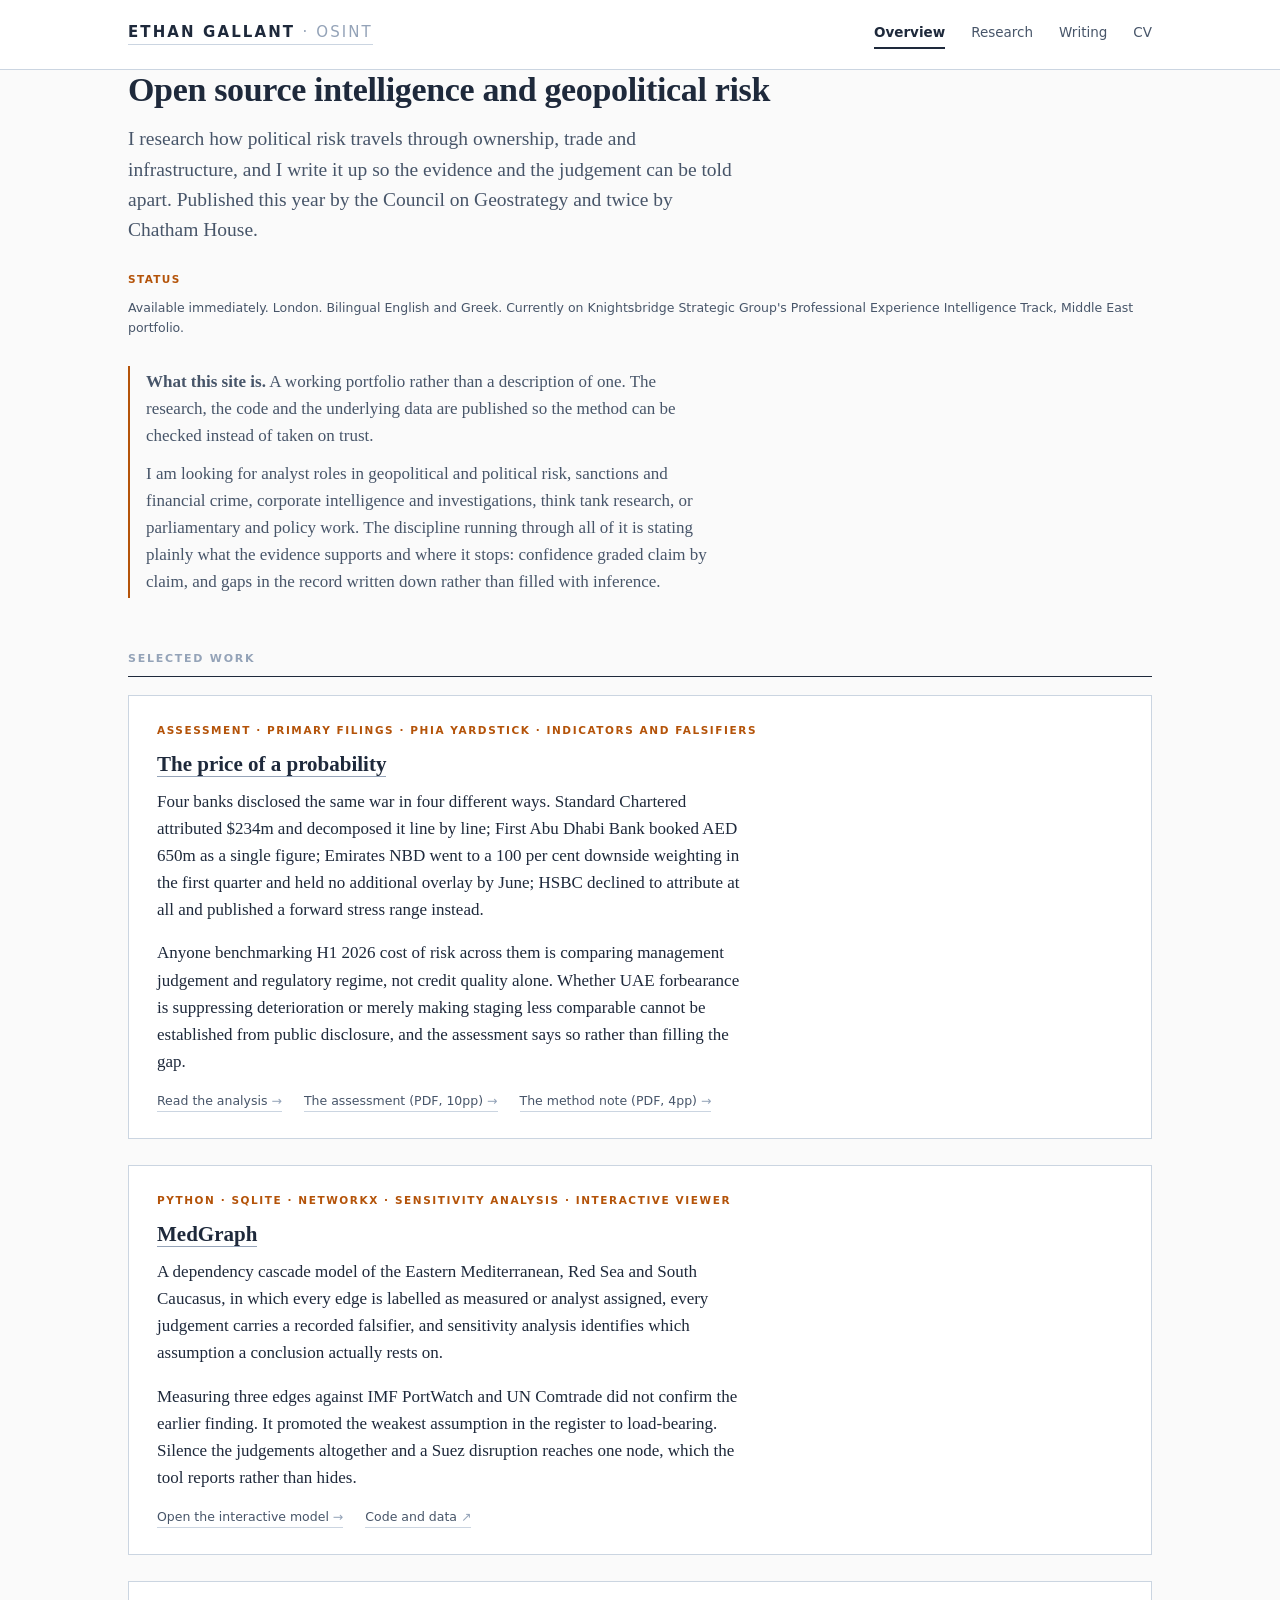
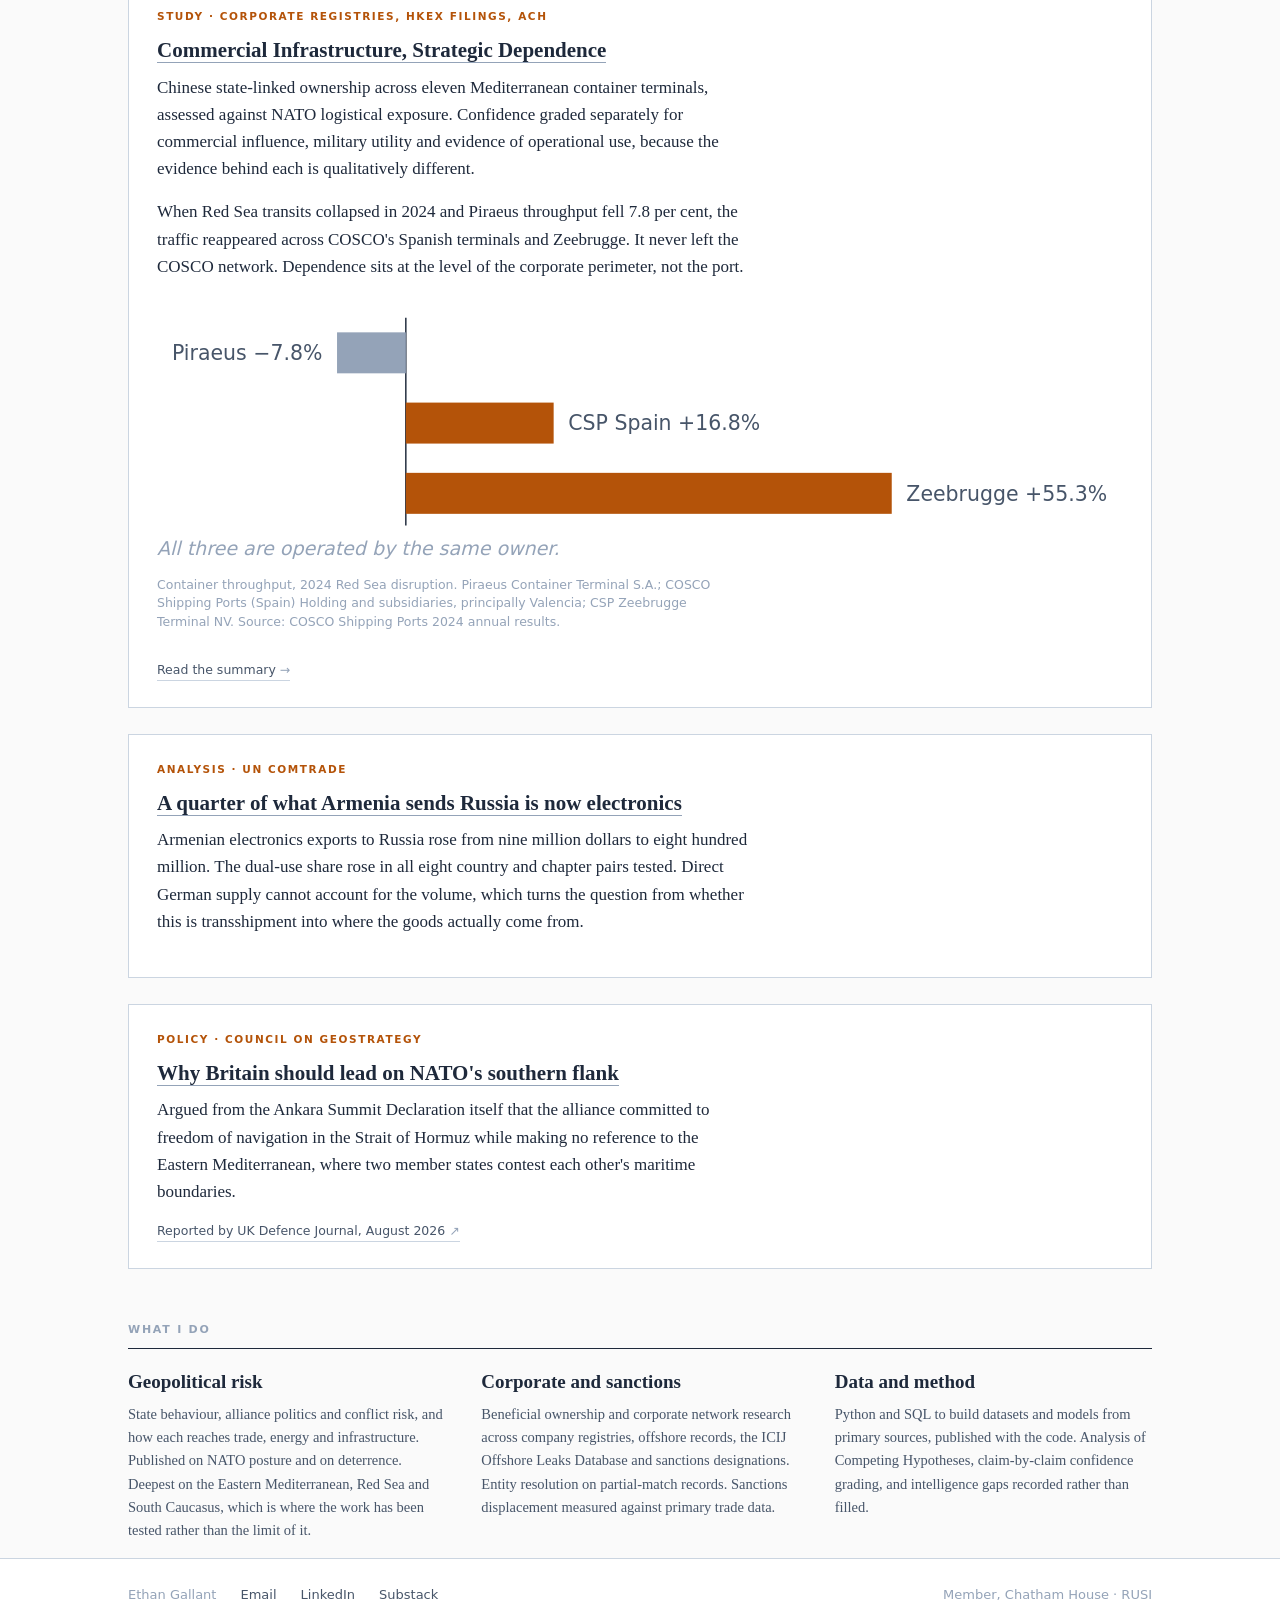
<file: index.html>
<!DOCTYPE html>
<html lang="en-GB">
<head>
<meta charset="utf-8">
<meta name="viewport" content="width=device-width, initial-scale=1">
<title>Ethan Gallant — open source intelligence and geopolitical risk</title>
<meta name="description" content="Open source research on geopolitical and corporate risk: sanctions and ownership networks, trade and infrastructure exposure, and the politics that move them. Published by the Council on Geostrategy and Chatham House.">

<!-- Link previews. og:image must be an absolute URL or LinkedIn silently ignores it.
     After changing any of these, force a re-scrape at linkedin.com/post-inspector,
     otherwise the old preview is cached for weeks. -->
<meta property="og:type" content="website">
<meta property="og:site_name" content="Ethan Gallant">
<meta property="og:url" content="https://ethangallant.co.uk/">
<meta property="og:title" content="Ethan Gallant — open source intelligence and geopolitical risk">
<meta property="og:description" content="Sanctions and ownership networks, trade and infrastructure exposure, and the politics that move them. Published by the Council on Geostrategy and Chatham House.">
<meta property="og:image" content="https://ethangallant.co.uk/assets/og-default.png">
<meta property="og:image:width" content="1200">
<meta property="og:image:height" content="627">
<meta property="og:image:alt" content="Ethan Gallant — open source intelligence and geopolitical risk">
<meta name="twitter:card" content="summary_large_image">

<link rel="icon" href="/assets/favicon.svg" type="image/svg+xml">
<link rel="stylesheet" href="/assets/site.css">
</head>
<body>

<a class="skip" href="#main">Skip to content</a>

<header class="masthead">
  <div class="wrap">
    <a class="wordmark" href="/">Ethan Gallant <span>· OSINT</span></a>
    <nav>
      <a href="/" aria-current="page">Overview</a>
      <a href="/research/">Research</a>
      <a href="/writing/">Writing</a>
      <a href="/cv/">CV</a>
    </nav>
  </div>
</header>

<main class="wrap" id="main">

  <h1>Open source intelligence and geopolitical risk</h1>

  <p class="lede">I research how political risk travels through ownership,
  trade and infrastructure, and I write it up so the evidence and the judgement
  can be told apart. Published this year by the Council on Geostrategy and
  twice by Chatham House.</p>

  <div class="status">
    <b>Status</b>
    <span>Available immediately. London. Bilingual English and Greek.
    Currently on Knightsbridge Strategic Group's Professional Experience
    Intelligence Track, Middle East portfolio.</span>
  </div>

  <div class="callout">
    <p><strong>What this site is.</strong> A working portfolio rather than a
    description of one. The research, the code and the underlying data are
    published so the method can be checked instead of taken on trust.</p>
    <p>I am looking for analyst roles in geopolitical and political risk,
    sanctions and financial crime, corporate intelligence and investigations,
    think tank research, or parliamentary and policy work. The discipline
    running through all of it is stating plainly what the evidence supports and
    where it stops: confidence graded claim by claim, and gaps in the record
    written down rather than filled with inference.</p>
  </div>

  <h2>Selected work</h2>

  <div class="feature">
    <div class="kicker">Assessment · Primary filings · PHIA yardstick · Indicators and falsifiers</div>
    <h3><a href="/research/bank-provisioning/">The price of a probability</a></h3>
    <p>Four banks disclosed the same war in four different ways. Standard
    Chartered attributed $234m and decomposed it line by line; First Abu Dhabi
    Bank booked AED 650m as a single figure; Emirates NBD went to a 100 per cent
    downside weighting in the first quarter and held no additional overlay by
    June; HSBC declined to attribute at all and published a forward stress range
    instead.</p>
    <p>Anyone benchmarking H1 2026 cost of risk across them is comparing
    management judgement and regulatory regime, not credit quality alone. Whether
    UAE forbearance is suppressing deterioration or merely making staging less
    comparable cannot be established from public disclosure, and the assessment
    says so rather than filling the gap.</p>
    <div class="golinks">
      <a href="/research/bank-provisioning/">Read the analysis</a>
      <a href="/assets/The-Price-of-a-Probability.pdf" download>The assessment (PDF, 10pp)</a>
      <a href="/assets/Method-Note.pdf" download>The method note (PDF, 4pp)</a>
    </div>
  </div>

  <div class="feature">
    <div class="kicker">Python · SQLite · NetworkX · Sensitivity analysis · Interactive viewer</div>
    <h3><a href="/research/medgraph/">MedGraph</a></h3>
    <p>A dependency cascade model of the Eastern Mediterranean, Red Sea and
    South Caucasus, in which every edge is labelled as measured or analyst
    assigned, every judgement carries a recorded falsifier, and sensitivity
    analysis identifies which assumption a conclusion actually rests on.</p>
    <p>Measuring three edges against IMF PortWatch and UN Comtrade did not
    confirm the earlier finding. It promoted the weakest assumption in the
    register to load-bearing. Silence the judgements altogether and a Suez
    disruption reaches one node, which the tool reports rather than hides.</p>
    <div class="golinks">
      <a href="/research/medgraph/viewer.html">Open the interactive model</a>
      <a class="ext" href="https://github.com/egallantosint/medgraph">Code and data</a>
    </div>
  </div>

  <div class="feature">
    <div class="kicker">Study · Corporate registries, HKEX filings, ACH</div>
    <h3><a href="/research/mediterranean-ports/">Commercial Infrastructure, Strategic Dependence</a></h3>
    <p>Chinese state-linked ownership across eleven Mediterranean container
    terminals, assessed against NATO logistical exposure. Confidence graded
    separately for commercial influence, military utility and evidence of
    operational use, because the evidence behind each is qualitatively
    different.</p>
    <p>When Red Sea transits collapsed in 2024 and Piraeus throughput fell 7.8 per
    cent, the traffic reappeared across COSCO's Spanish terminals and Zeebrugge. It
    never left the COSCO network. Dependence sits at the level of the corporate
    perimeter, not the port.</p>

    <!-- Inline SVG so there is no request, no dependency and no broken image.
         Colours come from the stylesheet, so the figure follows the palette. -->
    <figure class="chart">
      <svg viewBox="0 0 660 178" role="img"
           aria-label="Container throughput change during the 2024 Red Sea disruption: Piraeus Container Terminal down 7.8 per cent, CSP Spain terminals up 16.8 per cent, CSP Zeebrugge up 55.3 per cent.">
        <line class="axis" x1="170" y1="8" x2="170" y2="150"/>

        <rect class="loss" x="123" y="18"  width="47"  height="28"/>
        <text class="lab end" x="113" y="37">Piraeus  −7.8%</text>

        <rect class="gain" x="170" y="66"  width="101" height="28"/>
        <text class="lab" x="281" y="85">CSP Spain  +16.8%</text>

        <rect class="gain" x="170" y="114" width="332" height="28"/>
        <text class="lab" x="512" y="133">Zeebrugge  +55.3%</text>

        <text class="cap" x="0" y="170">All three are operated by the same owner.</text>
      </svg>
      <figcaption>Container throughput, 2024 Red Sea disruption. Piraeus Container
      Terminal S.A.; COSCO Shipping Ports (Spain) Holding and subsidiaries,
      principally Valencia; CSP Zeebrugge Terminal NV. Source: COSCO Shipping Ports
      2024 annual results.</figcaption>
    </figure>

    <div class="golinks">
      <a href="/research/mediterranean-ports/">Read the summary</a>
    </div>
  </div>

  <div class="feature">
    <div class="kicker">Analysis · UN Comtrade</div>
    <h3><a href="/writing/dual-use-displacement/">A quarter of what Armenia sends Russia is now electronics</a></h3>
    <p>Armenian electronics exports to Russia rose from nine million dollars to
    eight hundred million. The dual-use share rose in all eight country and
    chapter pairs tested. Direct German supply cannot account for the volume,
    which turns the question from whether this is transshipment into where the
    goods actually come from.</p>
  </div>

  <div class="feature">
    <div class="kicker">Policy · Council on Geostrategy</div>
    <h3><a href="https://www.britainsworld.org.uk/p/the-memorandum-37-2026">Why Britain should lead on NATO's southern flank</a></h3>
    <p>Argued from the Ankara Summit Declaration itself that the alliance
    committed to freedom of navigation in the Strait of Hormuz while making no
    reference to the Eastern Mediterranean, where two member states contest each
    other's maritime boundaries.</p>
    <div class="golinks">
      <a class="ext" href="https://ukdefencejournal.org.uk/britain-urged-to-lead-nato-push-in-mediterranean/">Reported by UK Defence Journal, August 2026</a>
    </div>
  </div>

  <h2>What I do</h2>

  <div class="cols-3">
    <div>
      <h3>Geopolitical risk</h3>
      <p class="small">State behaviour, alliance politics and conflict risk, and
      how each reaches trade, energy and infrastructure. Published on NATO
      posture and on deterrence. Deepest on the Eastern Mediterranean, Red Sea
      and South Caucasus, which is where the work has been tested rather than
      the limit of it.</p>
    </div>
    <div>
      <h3>Corporate and sanctions</h3>
      <p class="small">Beneficial ownership and corporate network research
      across company registries, offshore records, the ICIJ Offshore Leaks
      Database and sanctions designations. Entity resolution on partial-match
      records. Sanctions displacement measured against primary trade data.</p>
    </div>
    <div>
      <h3>Data and method</h3>
      <p class="small">Python and SQL to build datasets and models from primary
      sources, published with the code. Analysis of Competing Hypotheses,
      claim-by-claim confidence grading, and intelligence gaps recorded rather
      than filled.</p>
    </div>
  </div>

</main>

<footer>
  <div class="wrap">
    <span>Ethan Gallant</span>
    <a href="mailto:ethan.gallant03@gmail.com">Email</a>
    <a href="https://linkedin.com/in/ethangallant">LinkedIn</a>
    <a href="https://ethangallantosint.substack.com">Substack</a>
    <span class="right">Member, Chatham House · RUSI</span>
  </div>
</footer>

</body>
</html>
</file>
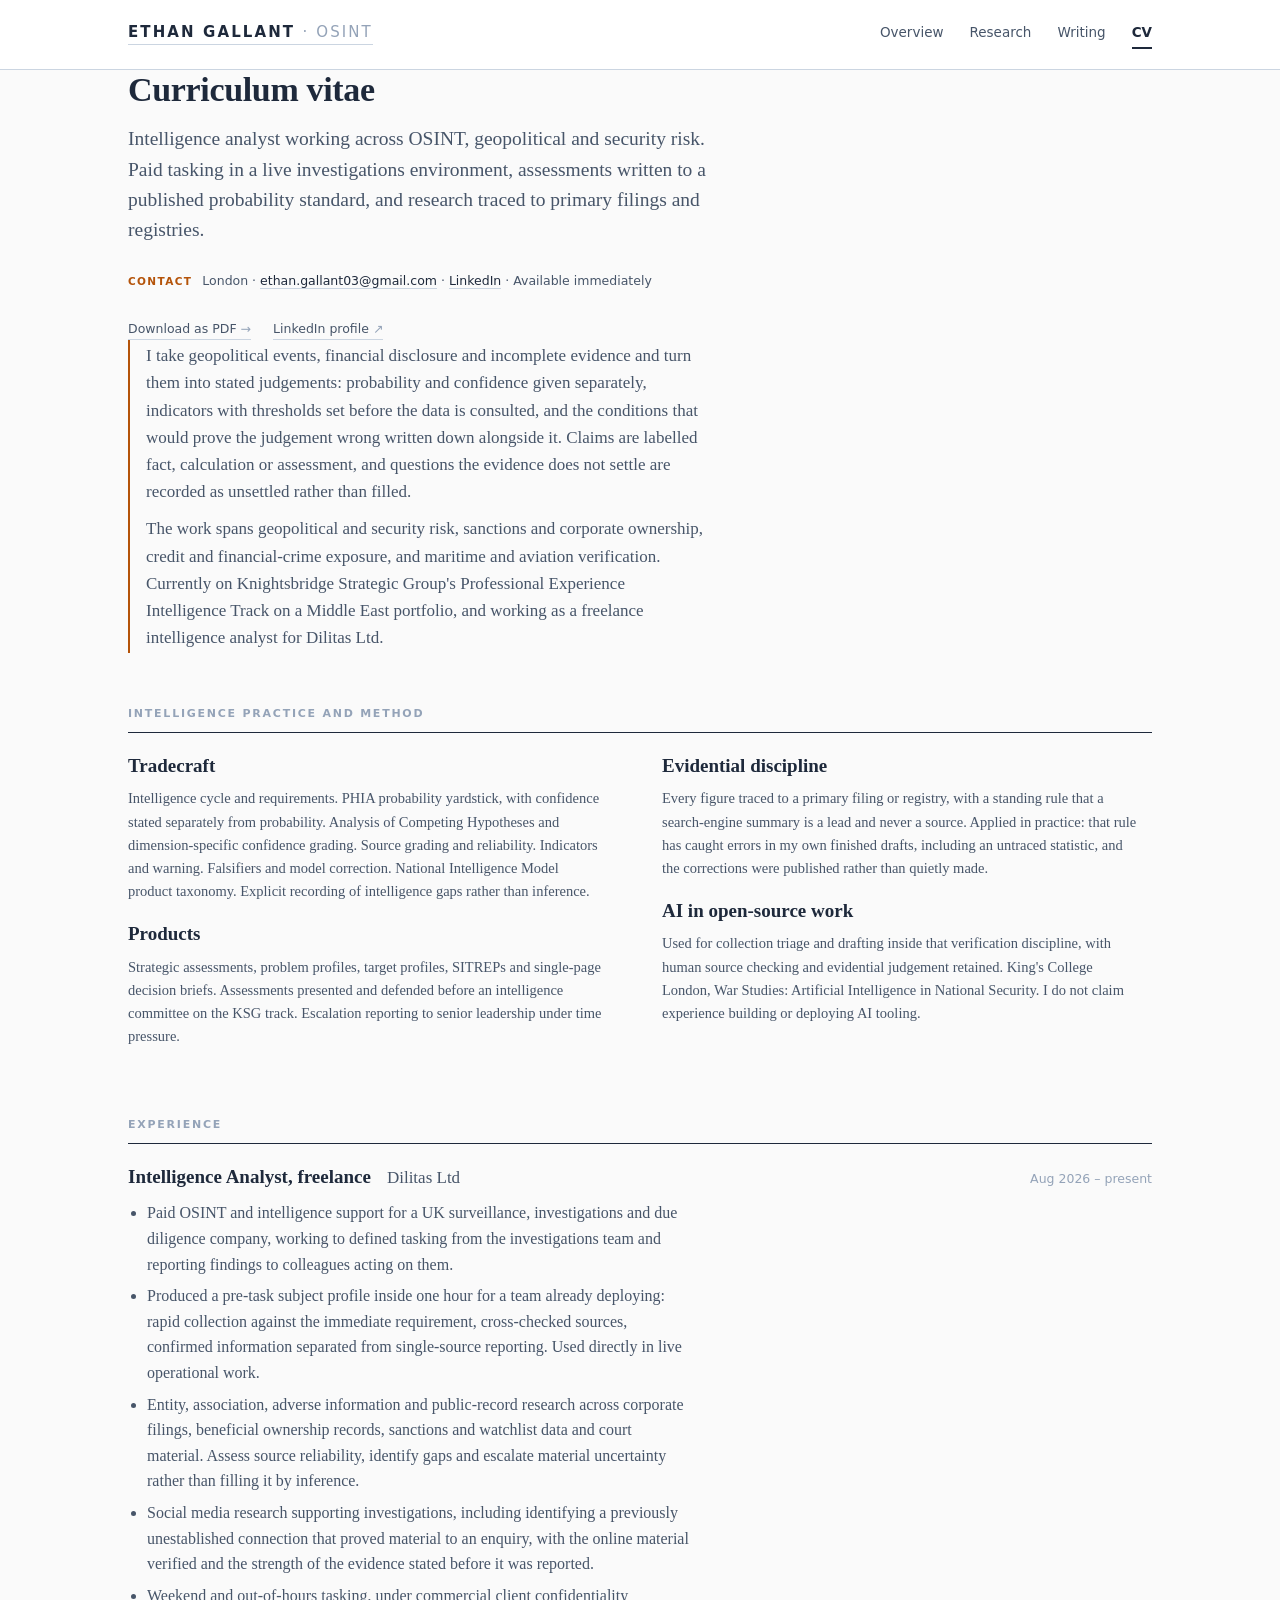
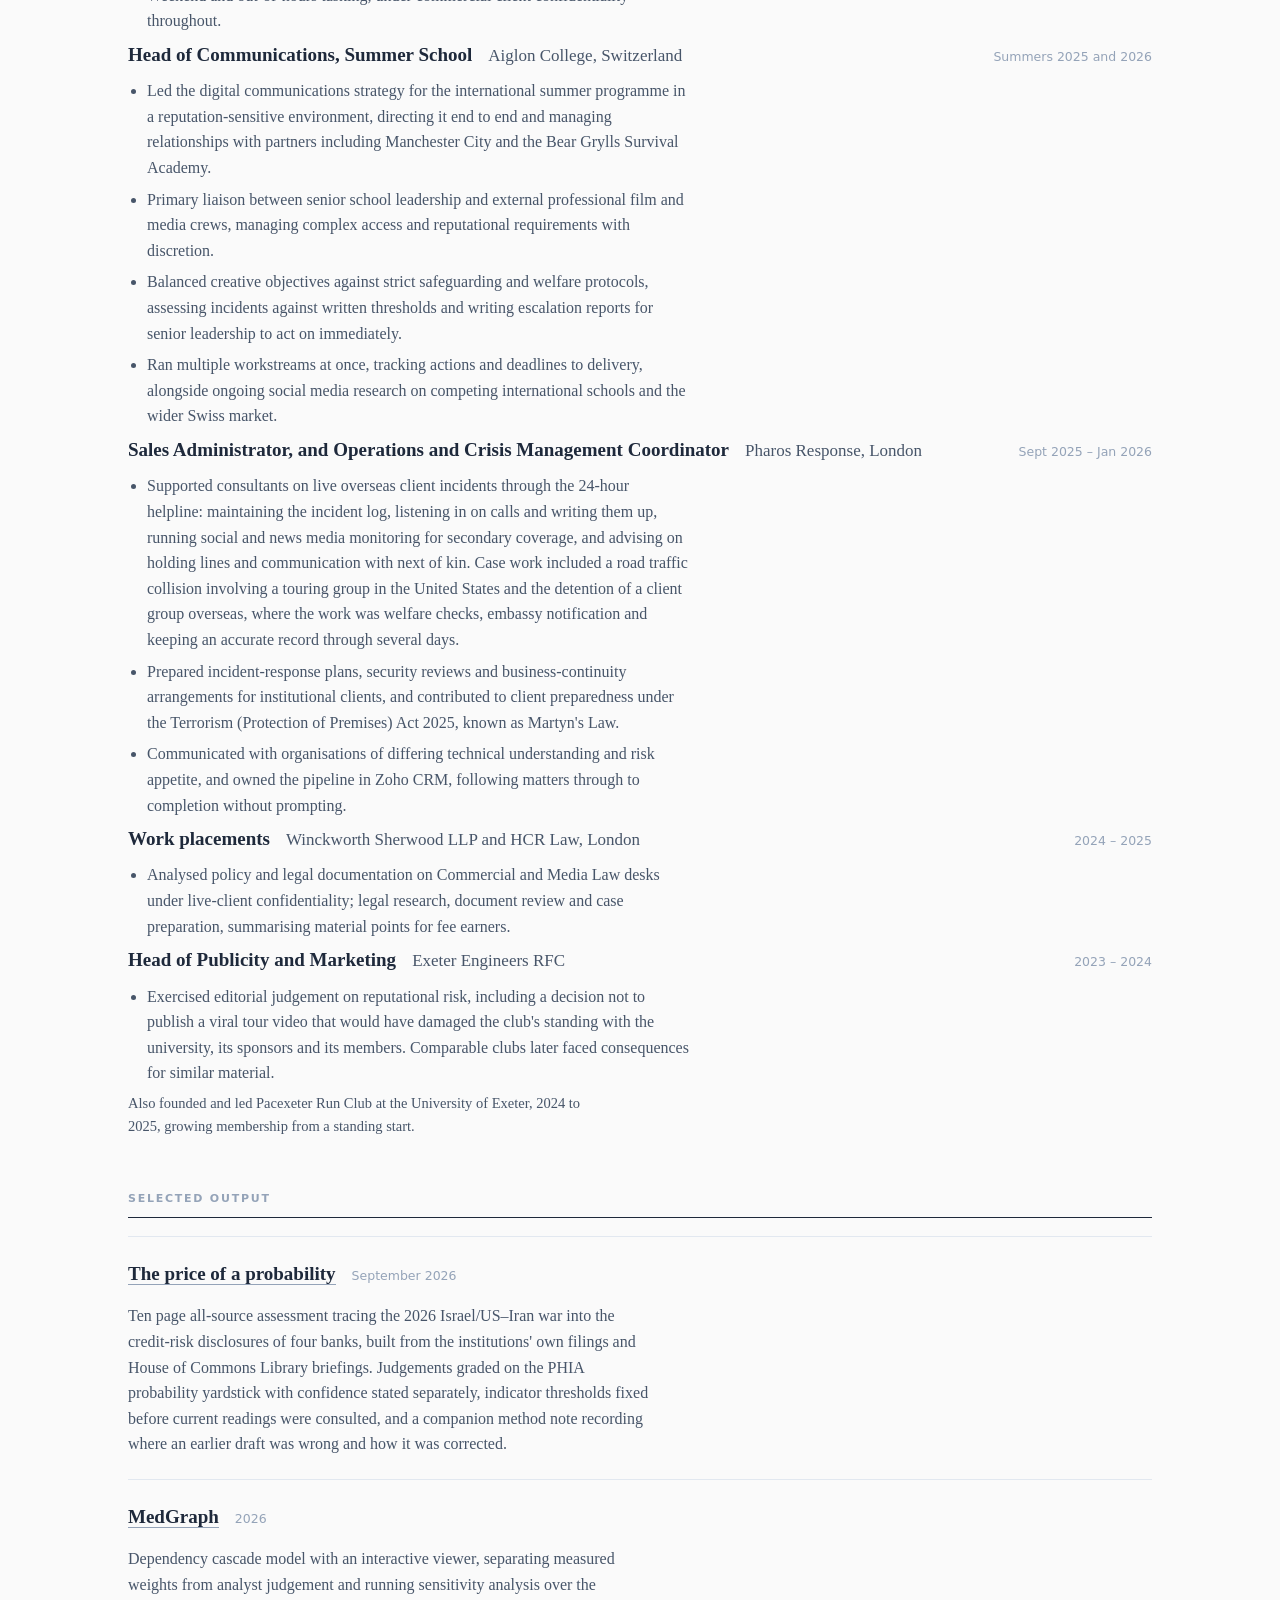
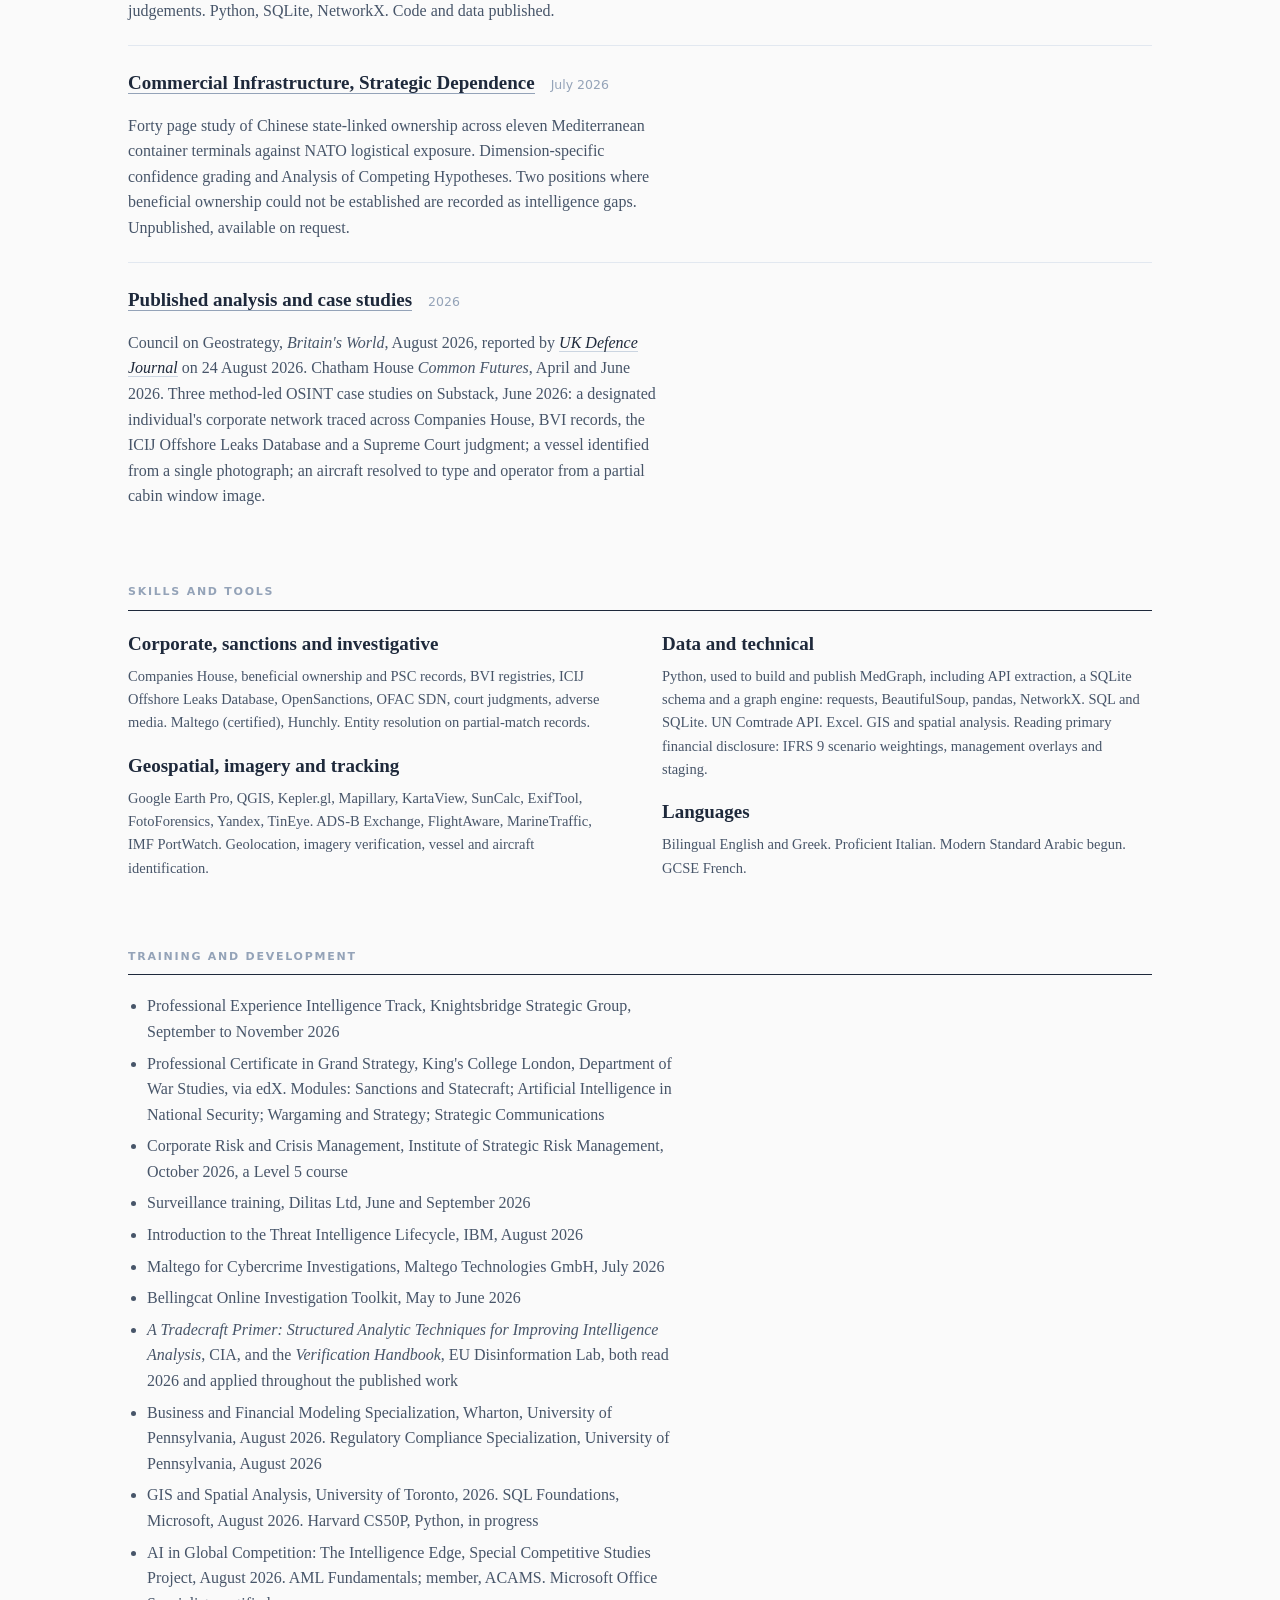
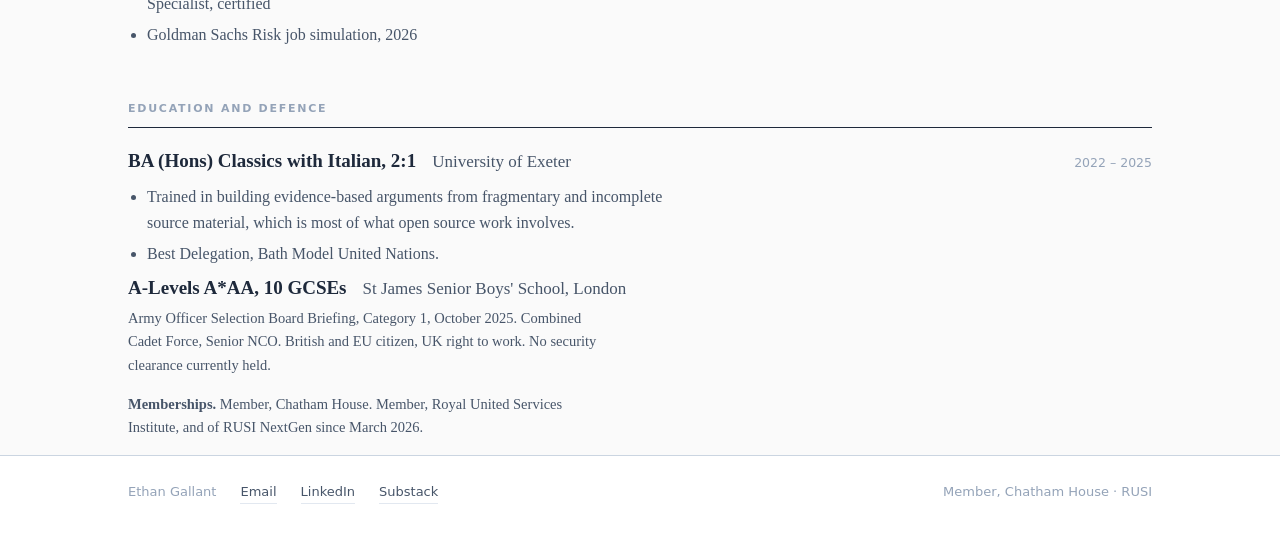
<file: cv/index.html>
<!DOCTYPE html>
<html lang="en-GB">
<head>
<meta charset="utf-8">
<meta name="viewport" content="width=device-width, initial-scale=1">
<title>CV — Ethan Gallant</title>
<meta name="description" content="Intelligence analyst. OSINT, geopolitical and security risk. Paid tasking, published assessments graded to the PHIA yardstick, sanctions and corporate ownership research. Bilingual English and Greek.">

<meta property="og:type" content="profile">
<meta property="og:site_name" content="Ethan Gallant">
<meta property="og:url" content="https://ethangallant.co.uk/cv/">
<meta property="og:title" content="CV — Ethan Gallant">
<meta property="og:description" content="Intelligence analyst. OSINT, geopolitical and security risk, sanctions and corporate ownership research. Published by the Council on Geostrategy and Chatham House.">
<meta property="og:image" content="https://ethangallant.co.uk/assets/og-default.png">
<meta property="og:image:width" content="1200">
<meta property="og:image:height" content="627">
<meta property="og:image:alt" content="Ethan Gallant — open source intelligence and geopolitical risk">
<meta name="twitter:card" content="summary_large_image">

<link rel="icon" href="/assets/favicon.svg" type="image/svg+xml">
<link rel="stylesheet" href="/assets/site.css">
</head>
<body>

<a class="skip" href="#main">Skip to content</a>

<header class="masthead">
  <div class="wrap">
    <a class="wordmark" href="/">Ethan Gallant <span>· OSINT</span></a>
    <nav>
      <a href="/">Overview</a>
      <a href="/research/">Research</a>
      <a href="/writing/">Writing</a>
      <a href="/cv/" aria-current="page">CV</a>
    </nav>
  </div>
</header>

<main class="wrap" id="main">

  <h1>Curriculum vitae</h1>

  <p class="lede">Intelligence analyst working across OSINT, geopolitical and
  security risk. Paid tasking in a live investigations environment, assessments
  written to a published probability standard, and research traced to primary
  filings and registries.</p>

  <div class="status">
    <b>Contact</b>
    <span>London · <a href="mailto:ethan.gallant03@gmail.com">ethan.gallant03@gmail.com</a>
    · <a href="https://linkedin.com/in/ethangallant">LinkedIn</a>
    · Available immediately</span>
  </div>

  <div class="golinks">
    <a href="/assets/Ethan-Gallant-CV.pdf" download>Download as PDF</a>
    <a class="ext" href="https://linkedin.com/in/ethangallant">LinkedIn profile</a>
  </div>

  <div class="callout">
    <p>I take geopolitical events, financial disclosure and incomplete evidence and
    turn them into stated judgements: probability and confidence given separately,
    indicators with thresholds set before the data is consulted, and the conditions
    that would prove the judgement wrong written down alongside it. Claims are
    labelled fact, calculation or assessment, and questions the evidence does not
    settle are recorded as unsettled rather than filled.</p>
    <p>The work spans geopolitical and security risk, sanctions and corporate
    ownership, credit and financial-crime exposure, and maritime and aviation
    verification. Currently on Knightsbridge Strategic Group's Professional
    Experience Intelligence Track on a Middle East portfolio, and working as a
    freelance intelligence analyst for Dilitas Ltd.</p>
  </div>

  <h2>Intelligence practice and method</h2>

  <div class="cols">
    <div>
      <h3>Tradecraft</h3>
      <p class="small">Intelligence cycle and requirements. PHIA probability
      yardstick, with confidence stated separately from probability. Analysis of
      Competing Hypotheses and dimension-specific confidence grading. Source
      grading and reliability. Indicators and warning. Falsifiers and model
      correction. National Intelligence Model product taxonomy. Explicit recording
      of intelligence gaps rather than inference.</p>
      <h3>Products</h3>
      <p class="small">Strategic assessments, problem profiles, target profiles,
      SITREPs and single-page decision briefs. Assessments presented and defended
      before an intelligence committee on the KSG track. Escalation reporting to
      senior leadership under time pressure.</p>
    </div>
    <div>
      <h3>Evidential discipline</h3>
      <p class="small">Every figure traced to a primary filing or registry, with a
      standing rule that a search-engine summary is a lead and never a source.
      Applied in practice: that rule has caught errors in my own finished drafts,
      including an untraced statistic, and the corrections were published rather
      than quietly made.</p>
      <h3>AI in open-source work</h3>
      <p class="small">Used for collection triage and drafting inside that
      verification discipline, with human source checking and evidential judgement
      retained. King's College London, War Studies: Artificial Intelligence in
      National Security. I do not claim experience building or deploying AI
      tooling.</p>
    </div>
  </div>

  <h2>Experience</h2>

  <div class="role">
    <h3>Intelligence Analyst, freelance</h3>
    <span class="org">Dilitas Ltd</span>
    <span class="when">Aug 2026 – present</span>
  </div>
  <ul class="tight">
    <li>Paid OSINT and intelligence support for a UK surveillance, investigations
    and due diligence company, working to defined tasking from the investigations
    team and reporting findings to colleagues acting on them.</li>
    <li>Produced a pre-task subject profile inside one hour for a team already
    deploying: rapid collection against the immediate requirement, cross-checked
    sources, confirmed information separated from single-source reporting. Used
    directly in live operational work.</li>
    <li>Entity, association, adverse information and public-record research across
    corporate filings, beneficial ownership records, sanctions and watchlist data
    and court material. Assess source reliability, identify gaps and escalate
    material uncertainty rather than filling it by inference.</li>
    <li>Social media research supporting investigations, including identifying a
    previously unestablished connection that proved material to an enquiry, with the
    online material verified and the strength of the evidence stated before it was
    reported.</li>
    <li>Weekend and out-of-hours tasking, under commercial client confidentiality
    throughout.</li>
  </ul>

  <div class="role">
    <h3>Head of Communications, Summer School</h3>
    <span class="org">Aiglon College, Switzerland</span>
    <span class="when">Summers 2025 and 2026</span>
  </div>
  <ul class="tight">
    <li>Led the digital communications strategy for the international summer
    programme in a reputation-sensitive environment, directing it end to end and
    managing relationships with partners including Manchester City and the Bear
    Grylls Survival Academy.</li>
    <li>Primary liaison between senior school leadership and external professional
    film and media crews, managing complex access and reputational requirements with
    discretion.</li>
    <li>Balanced creative objectives against strict safeguarding and welfare
    protocols, assessing incidents against written thresholds and writing escalation
    reports for senior leadership to act on immediately.</li>
    <li>Ran multiple workstreams at once, tracking actions and deadlines to delivery,
    alongside ongoing social media research on competing international schools and
    the wider Swiss market.</li>
  </ul>

  <div class="role">
    <h3>Sales Administrator, and Operations and Crisis Management Coordinator</h3>
    <span class="org">Pharos Response, London</span>
    <span class="when">Sept 2025 – Jan 2026</span>
  </div>
  <ul class="tight">
    <li>Supported consultants on live overseas client incidents through the 24-hour
    helpline: maintaining the incident log, listening in on calls and writing them
    up, running social and news media monitoring for secondary coverage, and
    advising on holding lines and communication with next of kin. Case work included
    a road traffic collision involving a touring group in the United States and the
    detention of a client group overseas, where the work was welfare checks,
    embassy notification and keeping an accurate record through several days.</li>
    <li>Prepared incident-response plans, security reviews and business-continuity
    arrangements for institutional clients, and contributed to client preparedness
    under the Terrorism (Protection of Premises) Act 2025, known as Martyn's Law.</li>
    <li>Communicated with organisations of differing technical understanding and risk
    appetite, and owned the pipeline in Zoho CRM, following matters through to
    completion without prompting.</li>
  </ul>

  <div class="role">
    <h3>Work placements</h3>
    <span class="org">Winckworth Sherwood LLP and HCR Law, London</span>
    <span class="when">2024 – 2025</span>
  </div>
  <ul class="tight">
    <li>Analysed policy and legal documentation on Commercial and Media Law desks
    under live-client confidentiality; legal research, document review and case
    preparation, summarising material points for fee earners.</li>
  </ul>

  <div class="role">
    <h3>Head of Publicity and Marketing</h3>
    <span class="org">Exeter Engineers RFC</span>
    <span class="when">2023 – 2024</span>
  </div>
  <ul class="tight">
    <li>Exercised editorial judgement on reputational risk, including a decision
    not to publish a viral tour video that would have damaged the club's standing
    with the university, its sponsors and its members. Comparable clubs later faced
    consequences for similar material.</li>
  </ul>

  <p class="small">Also founded and led Pacexeter Run Club at the University of
  Exeter, 2024 to 2025, growing membership from a standing start.</p>

  <h2>Selected output</h2>

  <div class="entry">
    <div class="top">
      <h3><a href="/research/bank-provisioning/">The price of a probability</a></h3>
      <time>September 2026</time>
    </div>
    <p>Ten page all-source assessment tracing the 2026 Israel/US–Iran war into the
    credit-risk disclosures of four banks, built from the institutions' own filings
    and House of Commons Library briefings. Judgements graded on the PHIA
    probability yardstick with confidence stated separately, indicator thresholds
    fixed before current readings were consulted, and a companion method note
    recording where an earlier draft was wrong and how it was corrected.</p>
  </div>

  <div class="entry">
    <div class="top">
      <h3><a href="/research/medgraph/">MedGraph</a></h3>
      <time>2026</time>
    </div>
    <p>Dependency cascade model with an interactive viewer, separating measured
    weights from analyst judgement and running sensitivity analysis over the
    judgements. Python, SQLite, NetworkX. Code and data published.</p>
  </div>

  <div class="entry">
    <div class="top">
      <h3><a href="/research/mediterranean-ports/">Commercial Infrastructure, Strategic Dependence</a></h3>
      <time>July 2026</time>
    </div>
    <p>Forty page study of Chinese state-linked ownership across eleven
    Mediterranean container terminals against NATO logistical exposure.
    Dimension-specific confidence grading and Analysis of Competing Hypotheses.
    Two positions where beneficial ownership could not be established are recorded
    as intelligence gaps. Unpublished, available on request.</p>
  </div>

  <div class="entry">
    <div class="top">
      <h3><a href="/writing/">Published analysis and case studies</a></h3>
      <time>2026</time>
    </div>
    <p>Council on Geostrategy, <em>Britain's World</em>, August 2026, reported
    by <a href="https://ukdefencejournal.org.uk/britain-urged-to-lead-nato-push-in-mediterranean/"><em>UK Defence Journal</em></a>
    on 24 August 2026. Chatham House <em>Common Futures</em>, April and June
    2026. Three method-led OSINT case studies on Substack, June 2026: a designated
    individual's corporate network traced across Companies House, BVI records, the
    ICIJ Offshore Leaks Database and a Supreme Court judgment; a vessel identified
    from a single photograph; an aircraft resolved to type and operator from a
    partial cabin window image.</p>
  </div>

  <h2>Skills and tools</h2>

  <div class="cols">
    <div>
      <h3>Corporate, sanctions and investigative</h3>
      <p class="small">Companies House, beneficial ownership and PSC records, BVI
      registries, ICIJ Offshore Leaks Database, OpenSanctions, OFAC SDN, court
      judgments, adverse media. Maltego (certified), Hunchly. Entity resolution on
      partial-match records.</p>
      <h3>Geospatial, imagery and tracking</h3>
      <p class="small">Google Earth Pro, QGIS, Kepler.gl, Mapillary, KartaView,
      SunCalc, ExifTool, FotoForensics, Yandex, TinEye. ADS-B Exchange,
      FlightAware, MarineTraffic, IMF PortWatch. Geolocation, imagery verification,
      vessel and aircraft identification.</p>
    </div>
    <div>
      <h3>Data and technical</h3>
      <p class="small">Python, used to build and publish MedGraph, including API
      extraction, a SQLite schema and a graph engine: requests, BeautifulSoup,
      pandas, NetworkX. SQL and SQLite. UN Comtrade API. Excel. GIS and spatial
      analysis. Reading primary financial disclosure: IFRS 9 scenario weightings,
      management overlays and staging.</p>
      <h3>Languages</h3>
      <p class="small">Bilingual English and Greek. Proficient Italian. Modern
      Standard Arabic begun. GCSE French.</p>
    </div>
  </div>

  <h2>Training and development</h2>

  <ul class="tight">
    <li>Professional Experience Intelligence Track, Knightsbridge Strategic Group, September to November 2026</li>
    <li>Professional Certificate in Grand Strategy, King's College London, Department of War Studies, via edX. Modules: Sanctions and Statecraft; Artificial Intelligence in National Security; Wargaming and Strategy; Strategic Communications</li>
    <li>Corporate Risk and Crisis Management, Institute of Strategic Risk Management, October 2026, a Level 5 course</li>
    <li>Surveillance training, Dilitas Ltd, June and September 2026</li>
    <li>Introduction to the Threat Intelligence Lifecycle, IBM, August 2026</li>
    <li>Maltego for Cybercrime Investigations, Maltego Technologies GmbH, July 2026</li>
    <li>Bellingcat Online Investigation Toolkit, May to June 2026</li>
    <li><em>A Tradecraft Primer: Structured Analytic Techniques for Improving Intelligence Analysis</em>, CIA, and the <em>Verification Handbook</em>, EU Disinformation Lab, both read 2026 and applied throughout the published work</li>
    <li>Business and Financial Modeling Specialization, Wharton, University of Pennsylvania, August 2026. Regulatory Compliance Specialization, University of Pennsylvania, August 2026</li>
    <li>GIS and Spatial Analysis, University of Toronto, 2026. SQL Foundations, Microsoft, August 2026. Harvard CS50P, Python, in progress</li>
    <li>AI in Global Competition: The Intelligence Edge, Special Competitive Studies Project, August 2026. AML Fundamentals; member, ACAMS. Microsoft Office Specialist, certified</li>
    <li>Goldman Sachs Risk job simulation, 2026</li>
  </ul>

  <h2>Education and defence</h2>

  <div class="role">
    <h3>BA (Hons) Classics with Italian, 2:1</h3>
    <span class="org">University of Exeter</span>
    <span class="when">2022 – 2025</span>
  </div>
  <ul class="tight">
    <li>Trained in building evidence-based arguments from fragmentary and
    incomplete source material, which is most of what open source work
    involves.</li>
    <li>Best Delegation, Bath Model United Nations.</li>
  </ul>

  <div class="role">
    <h3>A-Levels A*AA, 10 GCSEs</h3>
    <span class="org">St James Senior Boys' School, London</span>
    <span class="when"></span>
  </div>

  <p class="small">Army Officer Selection Board Briefing, Category 1, October 2025.
  Combined Cadet Force, Senior NCO. British and EU citizen, UK right to work. No
  security clearance currently held.</p>

  <p class="small"><strong>Memberships.</strong> Member, Chatham House. Member,
  Royal United Services Institute, and of RUSI NextGen since March 2026.</p>

</main>

<footer>
  <div class="wrap">
    <span>Ethan Gallant</span>
    <a href="mailto:ethan.gallant03@gmail.com">Email</a>
    <a href="https://linkedin.com/in/ethangallant">LinkedIn</a>
    <a href="https://ethangallantosint.substack.com">Substack</a>
    <span class="right">Member, Chatham House · RUSI</span>
  </div>
</footer>

</body>
</html>
</file>
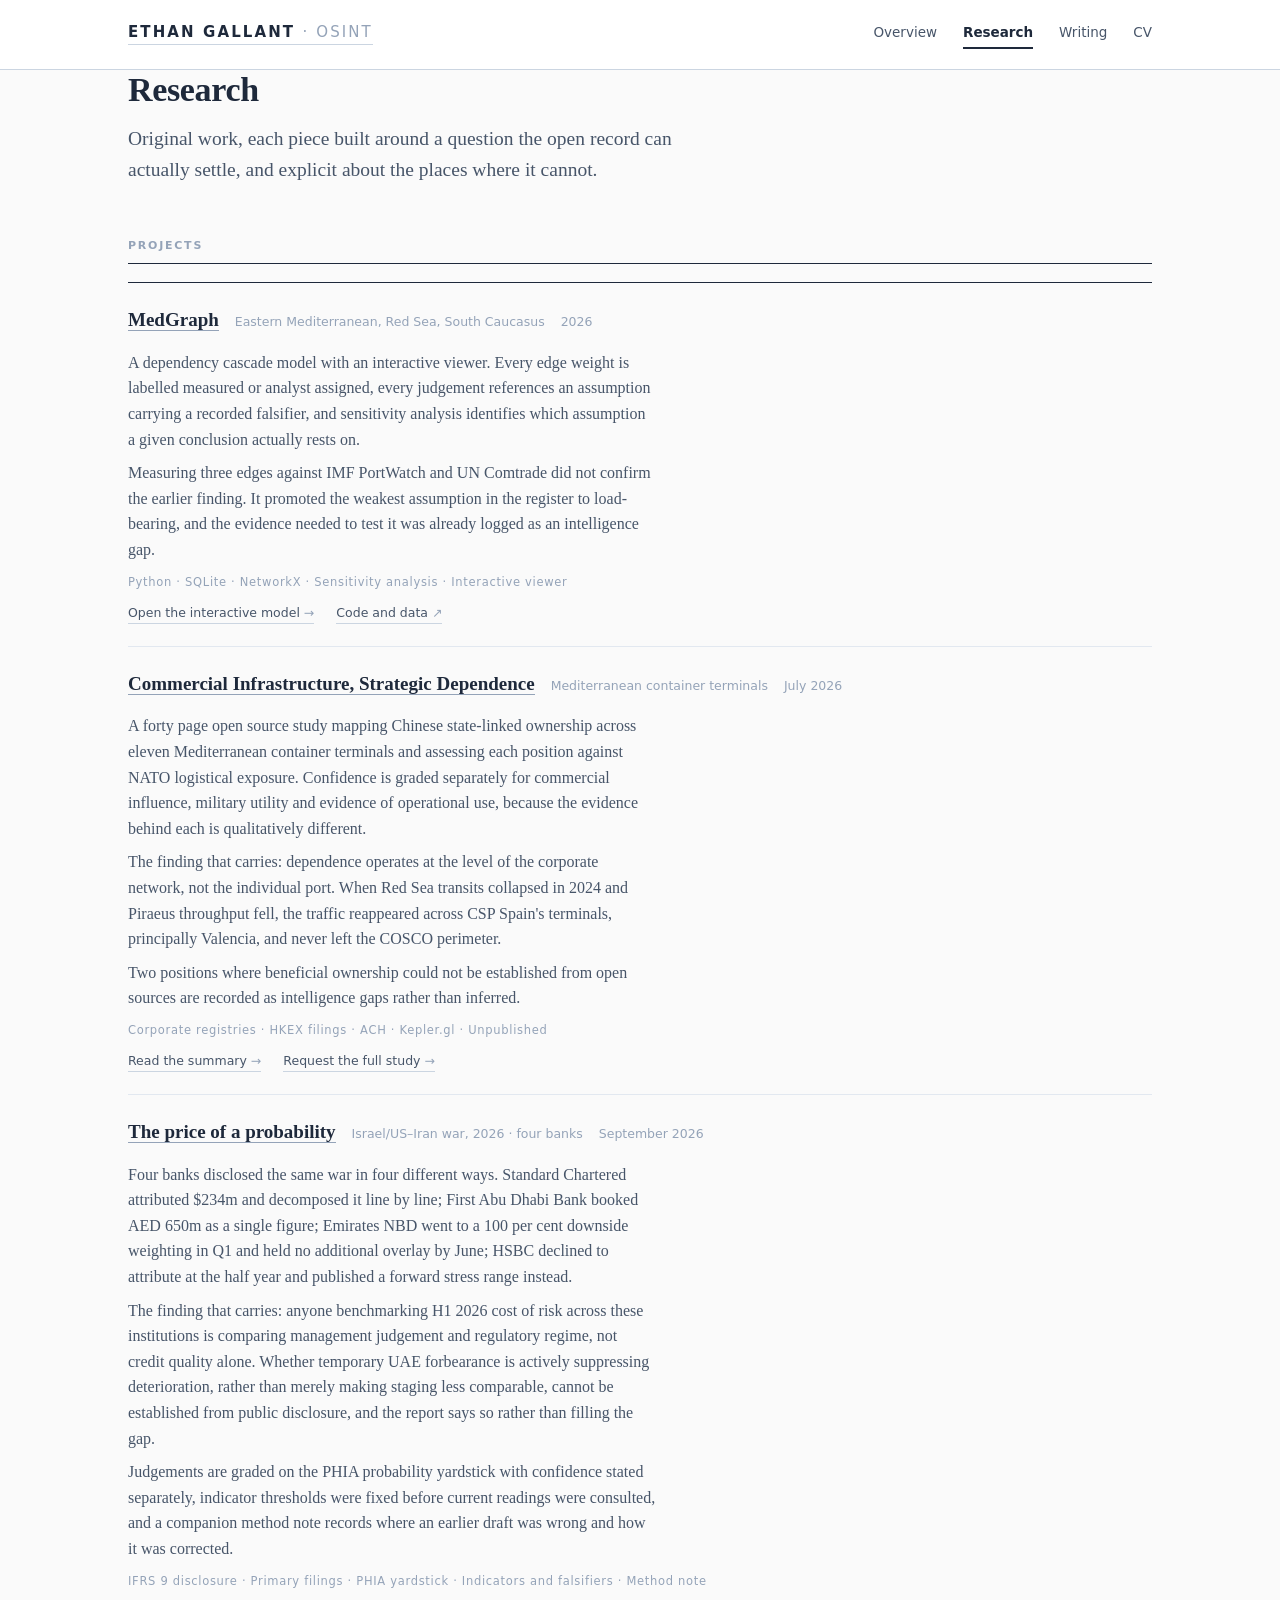
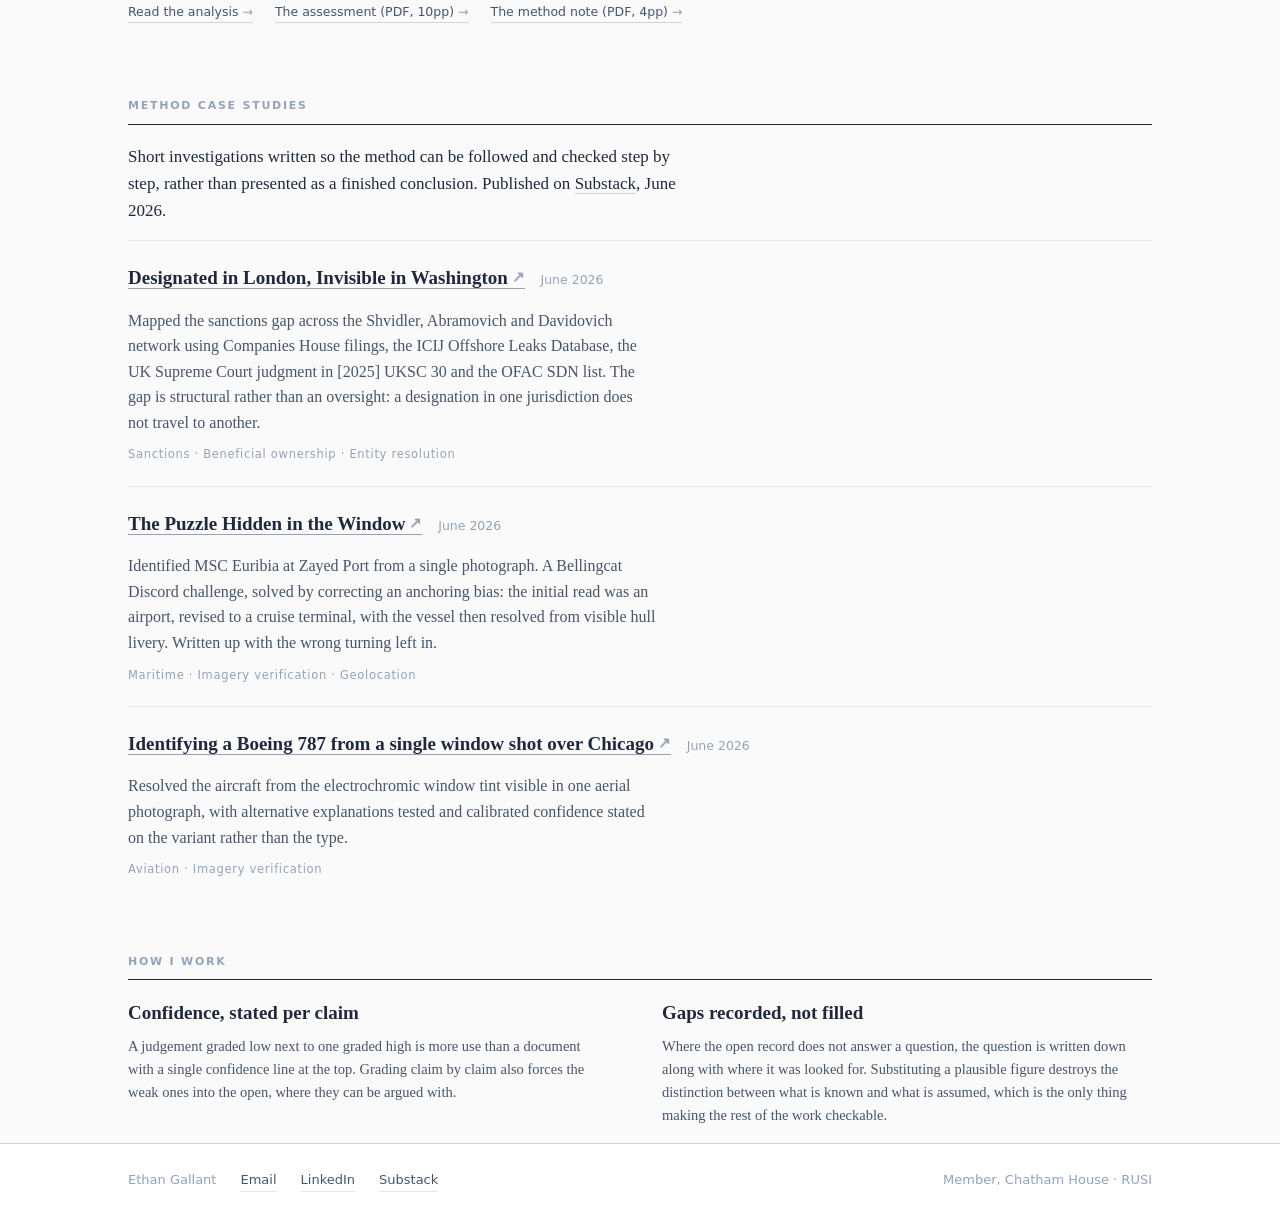
<file: research/index.html>
<!DOCTYPE html>
<html lang="en-GB">
<head>
<meta charset="utf-8">
<meta name="viewport" content="width=device-width, initial-scale=1">
<title>Research — Ethan Gallant</title>
<meta name="description" content="Original open source research: a dependency cascade model of the Eastern Mediterranean, a study of Chinese state-linked ownership across Mediterranean container terminals, and method-led investigative case studies.">
<link rel="stylesheet" href="/assets/site.css">
</head>
<body>

<a class="skip" href="#main">Skip to content</a>

<header class="masthead">
  <div class="wrap">
    <a class="wordmark" href="/">Ethan Gallant <span>· OSINT</span></a>
    <nav>
      <a href="/">Overview</a>
      <a href="/research/" aria-current="page">Research</a>
      <a href="/writing/">Writing</a>
      <a href="/cv/">CV</a>
    </nav>
  </div>
</header>

<main class="wrap" id="main">

  <h1>Research</h1>

  <p class="lede">Original work, each piece built around a question the open
  record can actually settle, and explicit about the places where it cannot.</p>

  <h2>Projects</h2>

  <div class="entry">
    <div class="top">
      <h3><a href="/research/medgraph/">MedGraph</a></h3>
      <span class="where">Eastern Mediterranean, Red Sea, South Caucasus</span>
      <time>2026</time>
    </div>
    <p>A dependency cascade model with an interactive viewer. Every edge weight
    is labelled measured or analyst assigned, every judgement references an
    assumption carrying a recorded falsifier, and sensitivity analysis
    identifies which assumption a given conclusion actually rests on.</p>
    <p>Measuring three edges against IMF PortWatch and UN Comtrade did not
    confirm the earlier finding. It promoted the weakest assumption in the
    register to load-bearing, and the evidence needed to test it was already
    logged as an intelligence gap.</p>
    <div class="tags"><span>Python</span><span>SQLite</span><span>NetworkX</span><span>Sensitivity analysis</span><span>Interactive viewer</span></div>
    <div class="golinks">
      <a href="/research/medgraph/viewer.html">Open the interactive model</a>
      <a class="ext" href="https://github.com/egallantosint/medgraph">Code and data</a>
    </div>
  </div>

  <div class="entry">
    <div class="top">
      <h3><a href="/research/mediterranean-ports/">Commercial Infrastructure, Strategic Dependence</a></h3>
      <span class="where">Mediterranean container terminals</span>
      <time>July 2026</time>
    </div>
    <p>A forty page open source study mapping Chinese state-linked ownership
    across eleven Mediterranean container terminals and assessing each position
    against NATO logistical exposure. Confidence is graded separately for
    commercial influence, military utility and evidence of operational use,
    because the evidence behind each is qualitatively different.</p>
    <p>The finding that carries: dependence operates at the level of the
    corporate network, not the individual port. When Red Sea transits collapsed
    in 2024 and Piraeus throughput fell, the traffic reappeared across CSP
    Spain's terminals, principally Valencia, and never left the COSCO
    perimeter.</p>
    <p>Two positions where beneficial ownership could not be established from
    open sources are recorded as intelligence gaps rather than inferred.</p>
    <div class="tags"><span>Corporate registries</span><span>HKEX filings</span><span>ACH</span><span>Kepler.gl</span><span>Unpublished</span></div>
    <div class="golinks">
      <a href="/research/mediterranean-ports/">Read the summary</a>
      <a href="mailto:ethan.gallant03@gmail.com?subject=Commercial%20Infrastructure%2C%20Strategic%20Dependence">Request the full study</a>
    </div>
  </div>

  <div class="entry">
    <div class="top">
      <h3><a href="/research/bank-provisioning/">The price of a probability</a></h3>
      <span class="where">Israel/US–Iran war, 2026 · four banks</span>
      <time>September 2026</time>
    </div>
    <p>Four banks disclosed the same war in four different ways. Standard
    Chartered attributed $234m and decomposed it line by line; First Abu Dhabi
    Bank booked AED 650m as a single figure; Emirates NBD went to a 100 per cent
    downside weighting in Q1 and held no additional overlay by June; HSBC declined
    to attribute at the half year and published a forward stress range instead.</p>
    <p>The finding that carries: anyone benchmarking H1 2026 cost of risk across
    these institutions is comparing management judgement and regulatory regime,
    not credit quality alone. Whether temporary UAE forbearance is actively
    suppressing deterioration, rather than merely making staging less comparable,
    cannot be established from public disclosure, and the report says so rather
    than filling the gap.</p>
    <p>Judgements are graded on the PHIA probability yardstick with confidence
    stated separately, indicator thresholds were fixed before current readings
    were consulted, and a companion method note records where an earlier draft was
    wrong and how it was corrected.</p>
    <div class="tags"><span>IFRS 9 disclosure</span><span>Primary filings</span><span>PHIA yardstick</span><span>Indicators and falsifiers</span><span>Method note</span></div>
    <div class="golinks">
      <a href="/research/bank-provisioning/">Read the analysis</a>
      <a href="/assets/The-Price-of-a-Probability.pdf" download>The assessment (PDF, 10pp)</a>
      <a href="/assets/Method-Note.pdf" download>The method note (PDF, 4pp)</a>
    </div>
  </div>

  <h2>Method case studies</h2>

  <p>Short investigations written so the method can be followed and checked
  step by step, rather than presented as a finished conclusion. Published on
  <a href="https://ethangallantosint.substack.com">Substack</a>, June 2026.</p>

  <div class="entry">
    <div class="top">
      <h3><a class="ext" href="https://ethangallantosint.substack.com/p/designated-in-london-invisible-in">Designated in London, Invisible in Washington</a></h3>
      <time>June 2026</time>
    </div>
    <p>Mapped the sanctions gap across the Shvidler, Abramovich and Davidovich
    network using Companies House filings, the ICIJ Offshore Leaks Database, the
    UK Supreme Court judgment in [2025] UKSC 30 and the OFAC SDN list. The gap
    is structural rather than an oversight: a designation in one jurisdiction
    does not travel to another.</p>
    <div class="tags"><span>Sanctions</span><span>Beneficial ownership</span><span>Entity resolution</span></div>
  </div>

  <div class="entry">
    <div class="top">
      <h3><a class="ext" href="https://ethangallantosint.substack.com/p/the-puzzle-hidden-in-the-window-identifying">The Puzzle Hidden in the Window</a></h3>
      <time>June 2026</time>
    </div>
    <p>Identified MSC Euribia at Zayed Port from a single photograph. A
    Bellingcat Discord challenge, solved by correcting an anchoring bias: the
    initial read was an airport, revised to a cruise terminal, with the vessel
    then resolved from visible hull livery. Written up with the wrong turning
    left in.</p>
    <div class="tags"><span>Maritime</span><span>Imagery verification</span><span>Geolocation</span></div>
  </div>

  <div class="entry">
    <div class="top">
      <h3><a class="ext" href="https://ethangallantosint.substack.com/p/identifying-a-boeing-787-from-a-single">Identifying a Boeing 787 from a single window shot over Chicago</a></h3>
      <time>June 2026</time>
    </div>
    <p>Resolved the aircraft from the electrochromic window tint visible in one
    aerial photograph, with alternative explanations tested and calibrated
    confidence stated on the variant rather than the type.</p>
    <div class="tags"><span>Aviation</span><span>Imagery verification</span></div>
  </div>

  <h2>How I work</h2>

  <div class="cols">
    <div>
      <h3>Confidence, stated per claim</h3>
      <p class="small">A judgement graded low next to one graded high is more
      use than a document with a single confidence line at the top. Grading
      claim by claim also forces the weak ones into the open, where they can be
      argued with.</p>
    </div>
    <div>
      <h3>Gaps recorded, not filled</h3>
      <p class="small">Where the open record does not answer a question, the
      question is written down along with where it was looked for. Substituting
      a plausible figure destroys the distinction between what is known and what
      is assumed, which is the only thing making the rest of the work
      checkable.</p>
    </div>
  </div>

</main>

<footer>
  <div class="wrap">
    <span>Ethan Gallant</span>
    <a href="mailto:ethan.gallant03@gmail.com">Email</a>
    <a href="https://linkedin.com/in/ethangallant">LinkedIn</a>
    <a href="https://ethangallantosint.substack.com">Substack</a>
    <span class="right">Member, Chatham House · RUSI</span>
  </div>
</footer>

</body>
</html>
</file>
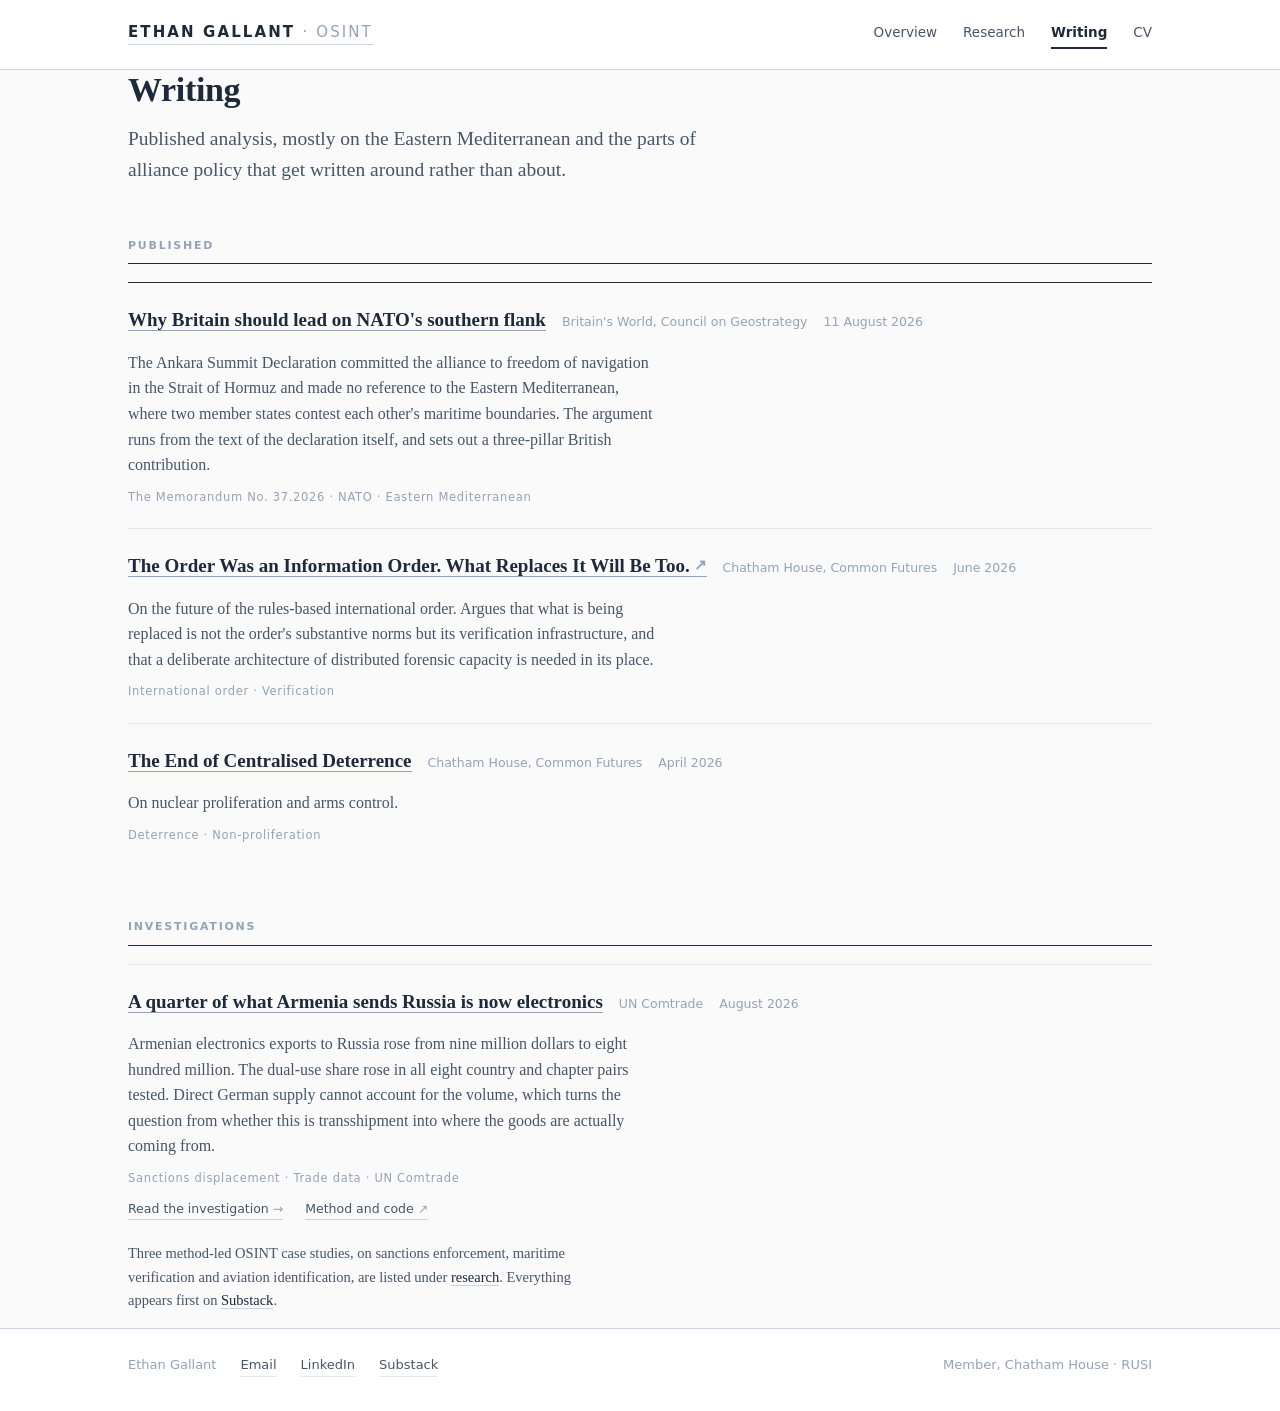
<file: writing/index.html>
<!DOCTYPE html>
<html lang="en-GB">
<head>
<meta charset="utf-8">
<meta name="viewport" content="width=device-width, initial-scale=1">
<title>Writing — Ethan Gallant</title>
<meta name="description" content="Published analysis on NATO's southern flank, deterrence, the rules-based order, and sanctions displacement.">
<link rel="stylesheet" href="/assets/site.css">
</head>
<body>

<a class="skip" href="#main">Skip to content</a>

<header class="masthead">
  <div class="wrap">
    <a class="wordmark" href="/">Ethan Gallant <span>· OSINT</span></a>
    <nav>
      <a href="/">Overview</a>
      <a href="/research/">Research</a>
      <a href="/writing/" aria-current="page">Writing</a>
      <a href="/cv/">CV</a>
    </nav>
  </div>
</header>

<main class="wrap" id="main">

  <h1>Writing</h1>

  <p class="lede">Published analysis, mostly on the Eastern Mediterranean and
  the parts of alliance policy that get written around rather than about.</p>

  <h2>Published</h2>

  <div class="entry">
    <div class="top">
      <h3><a href="https://www.britainsworld.org.uk/p/the-memorandum-37-2026">Why Britain should lead on NATO's southern flank</a></h3>
      <span class="where">Britain's World, Council on Geostrategy</span>
      <time>11 August 2026</time>
    </div>
    <p>The Ankara Summit Declaration committed the alliance to freedom of
    navigation in the Strait of Hormuz and made no reference to the Eastern
    Mediterranean, where two member states contest each other's maritime
    boundaries. The argument runs from the text of the declaration itself, and
    sets out a three-pillar British contribution.</p>
    <div class="tags"><span>The Memorandum No. 37.2026</span><span>NATO</span><span>Eastern Mediterranean</span></div>
  </div>

  <div class="entry">
    <div class="top">
      <h3><a class="ext" href="https://commonfutures.chathamhouse.org/category/231453">The Order Was an Information Order. What Replaces It Will Be Too.</a></h3>
      <span class="where">Chatham House, Common Futures</span>
      <time>June 2026</time>
    </div>
    <p>On the future of the rules-based international order. Argues that what
    is being replaced is not the order's substantive norms but its verification
    infrastructure, and that a deliberate architecture of distributed forensic
    capacity is needed in its place.</p>
    <div class="tags"><span>International order</span><span>Verification</span></div>
  </div>

  <div class="entry">
    <div class="top">
      <h3><a href="https://commonfutures.chathamhouse.org/post/3885714">The End of Centralised Deterrence</a></h3>
      <span class="where">Chatham House, Common Futures</span>
      <time>April 2026</time>
    </div>
    <p>On nuclear proliferation and arms control.</p>
    <div class="tags"><span>Deterrence</span><span>Non-proliferation</span></div>
  </div>

  <h2>Investigations</h2>

  <div class="entry">
    <div class="top">
      <h3><a href="/writing/dual-use-displacement/">A quarter of what Armenia sends Russia is now electronics</a></h3>
      <span class="where">UN Comtrade</span>
      <time>August 2026</time>
    </div>
    <p>Armenian electronics exports to Russia rose from nine million dollars to
    eight hundred million. The dual-use share rose in all eight country and
    chapter pairs tested. Direct German supply cannot account for the volume,
    which turns the question from whether this is transshipment into where the
    goods are actually coming from.</p>
    <div class="tags"><span>Sanctions displacement</span><span>Trade data</span><span>UN Comtrade</span></div>
    <div class="golinks">
      <a href="/writing/dual-use-displacement/">Read the investigation</a>
      <a class="ext" href="https://github.com/egallantosint/medgraph">Method and code</a>
    </div>
  </div>

  <p class="small">Three method-led OSINT case studies, on sanctions
  enforcement, maritime verification and aviation identification, are listed
  under <a href="/research/">research</a>. Everything appears first on
  <a href="https://ethangallantosint.substack.com">Substack</a>.</p>

</main>

<footer>
  <div class="wrap">
    <span>Ethan Gallant</span>
    <a href="mailto:ethan.gallant03@gmail.com">Email</a>
    <a href="https://linkedin.com/in/ethangallant">LinkedIn</a>
    <a href="https://ethangallantosint.substack.com">Substack</a>
    <span class="right">Member, Chatham House · RUSI</span>
  </div>
</footer>

</body>
</html>
</file>
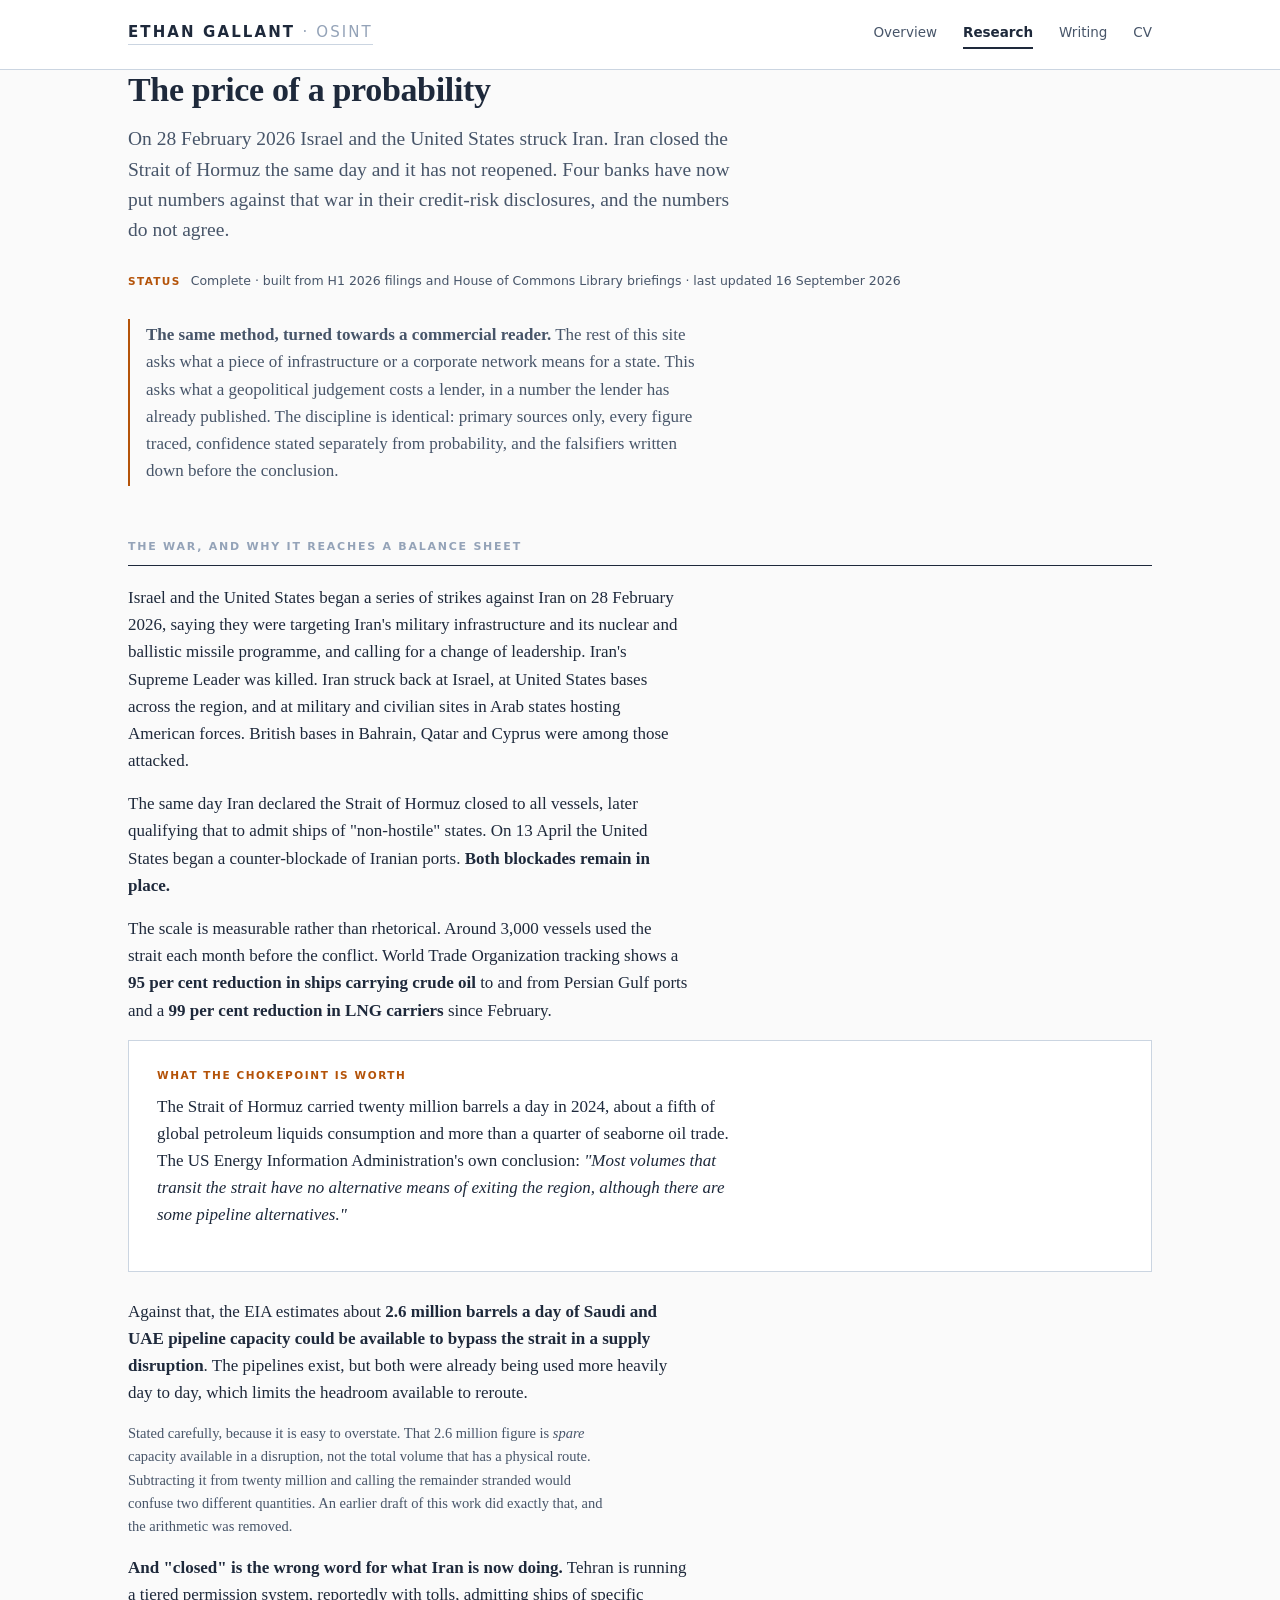
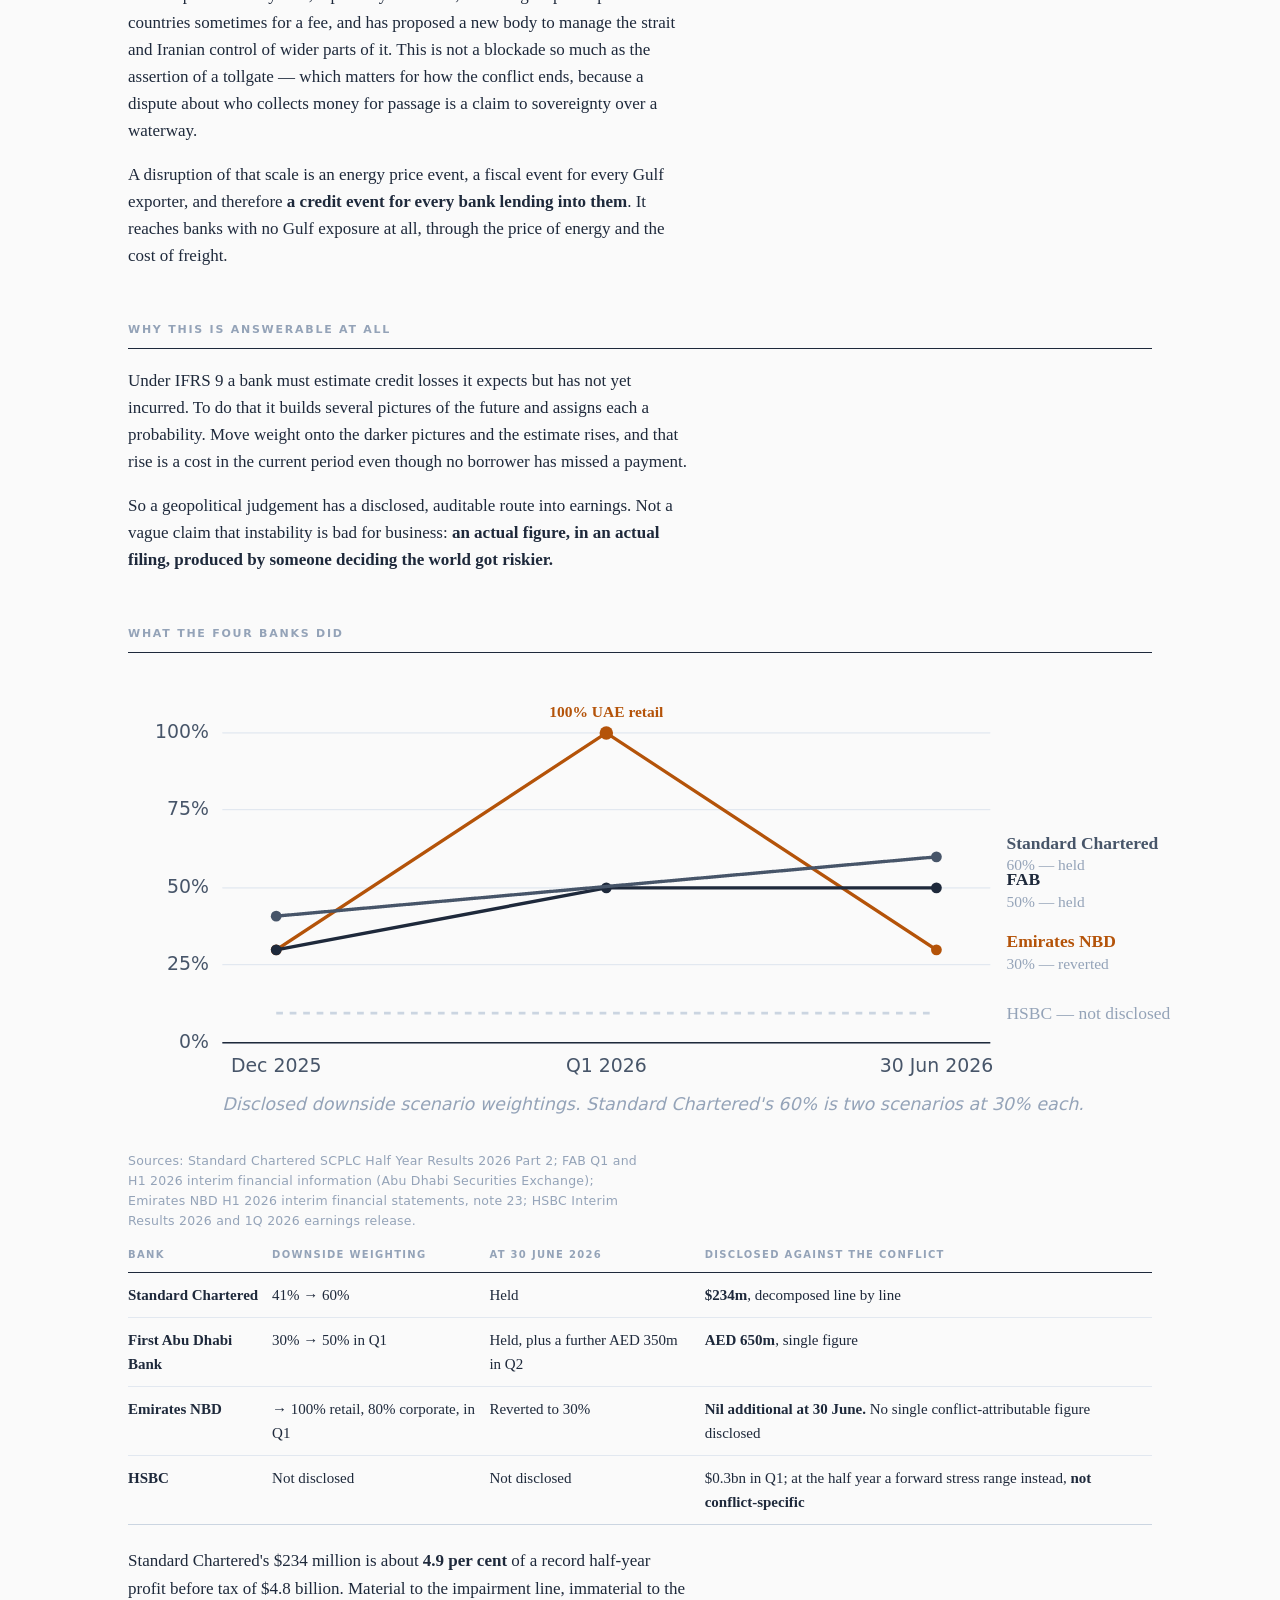
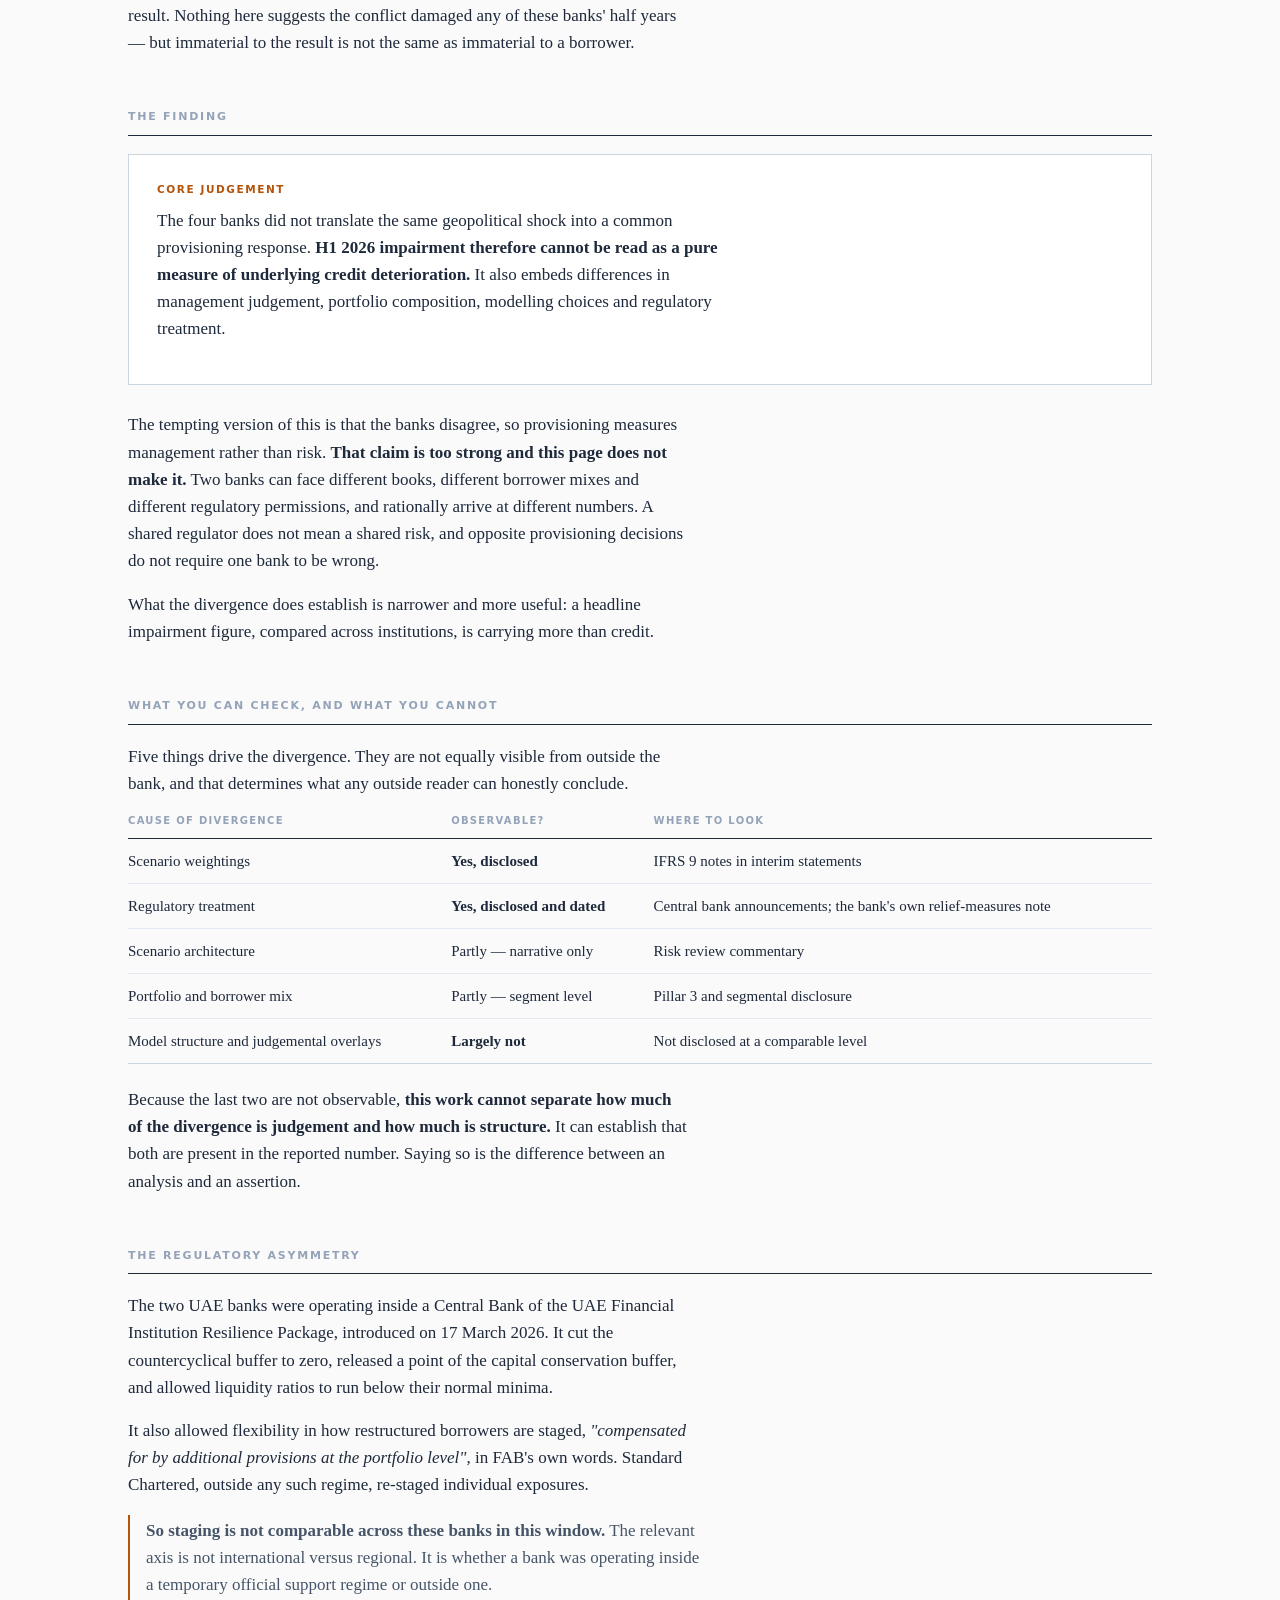
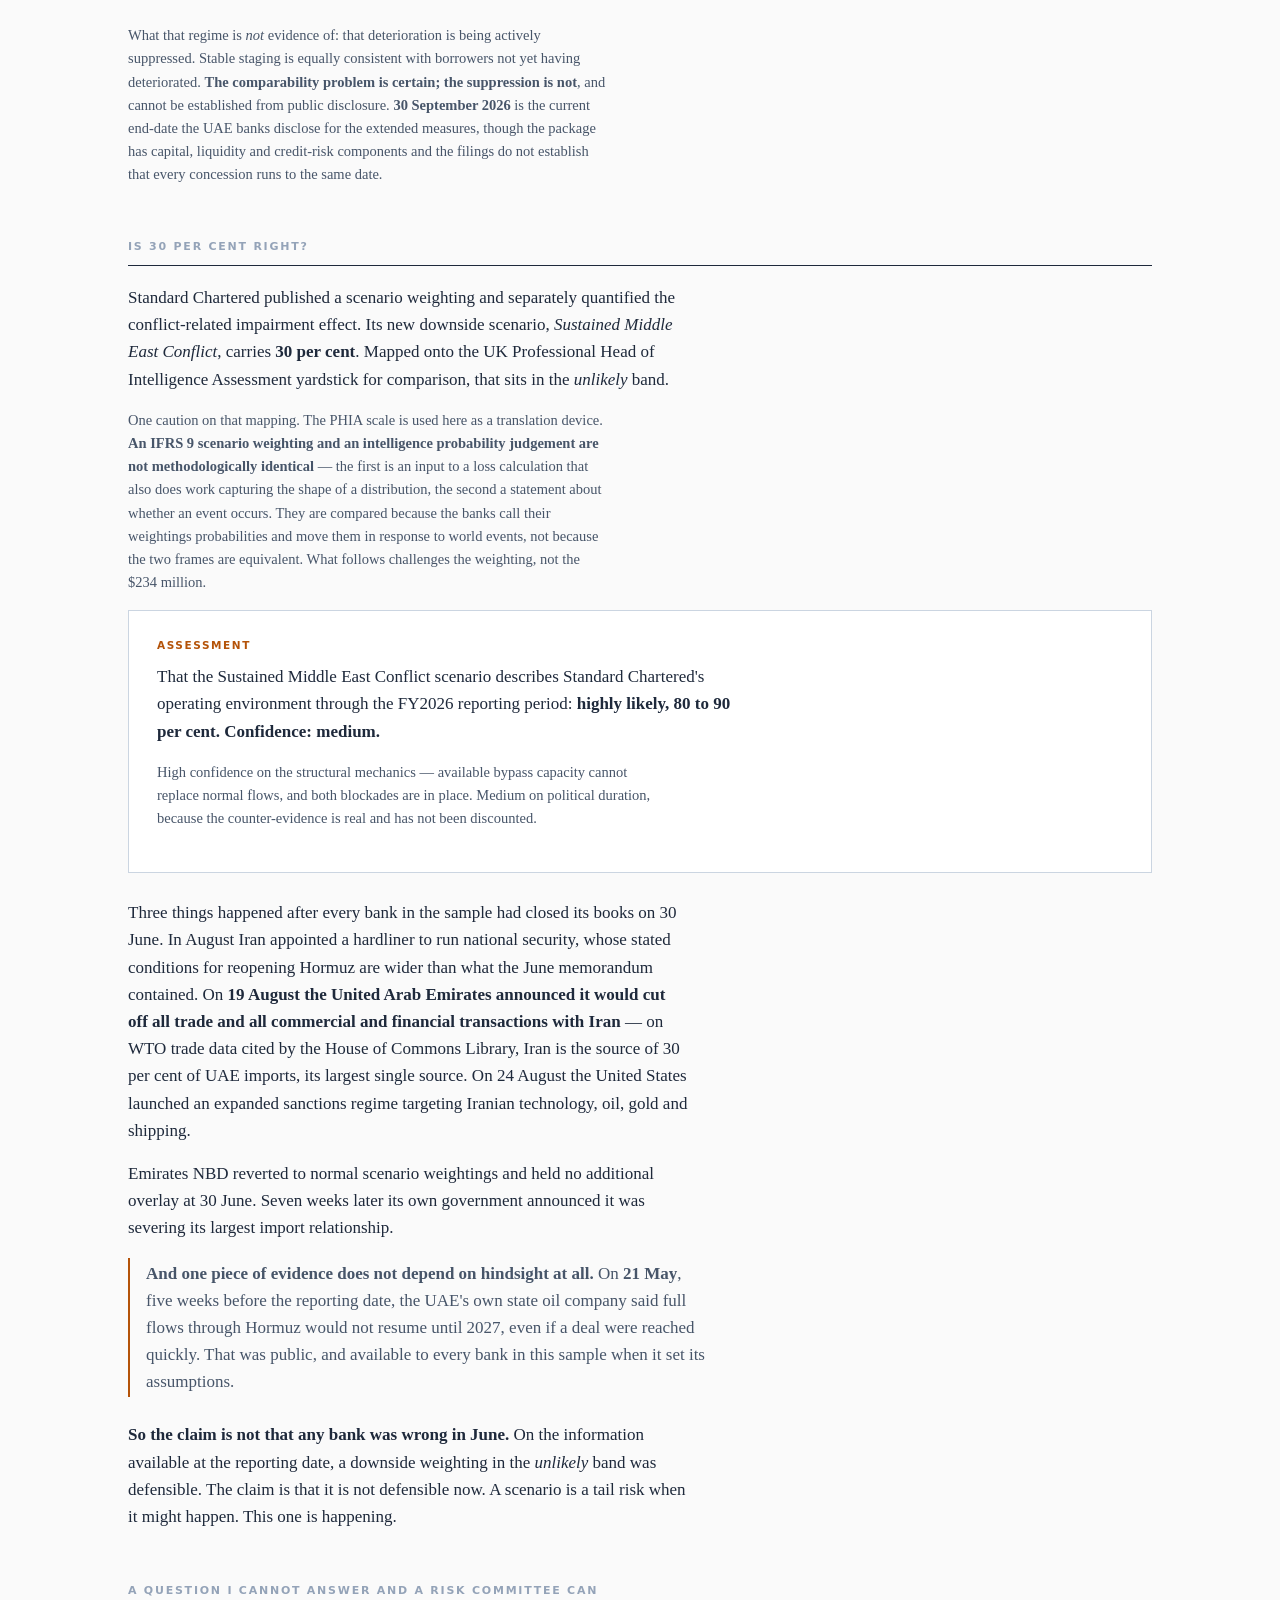
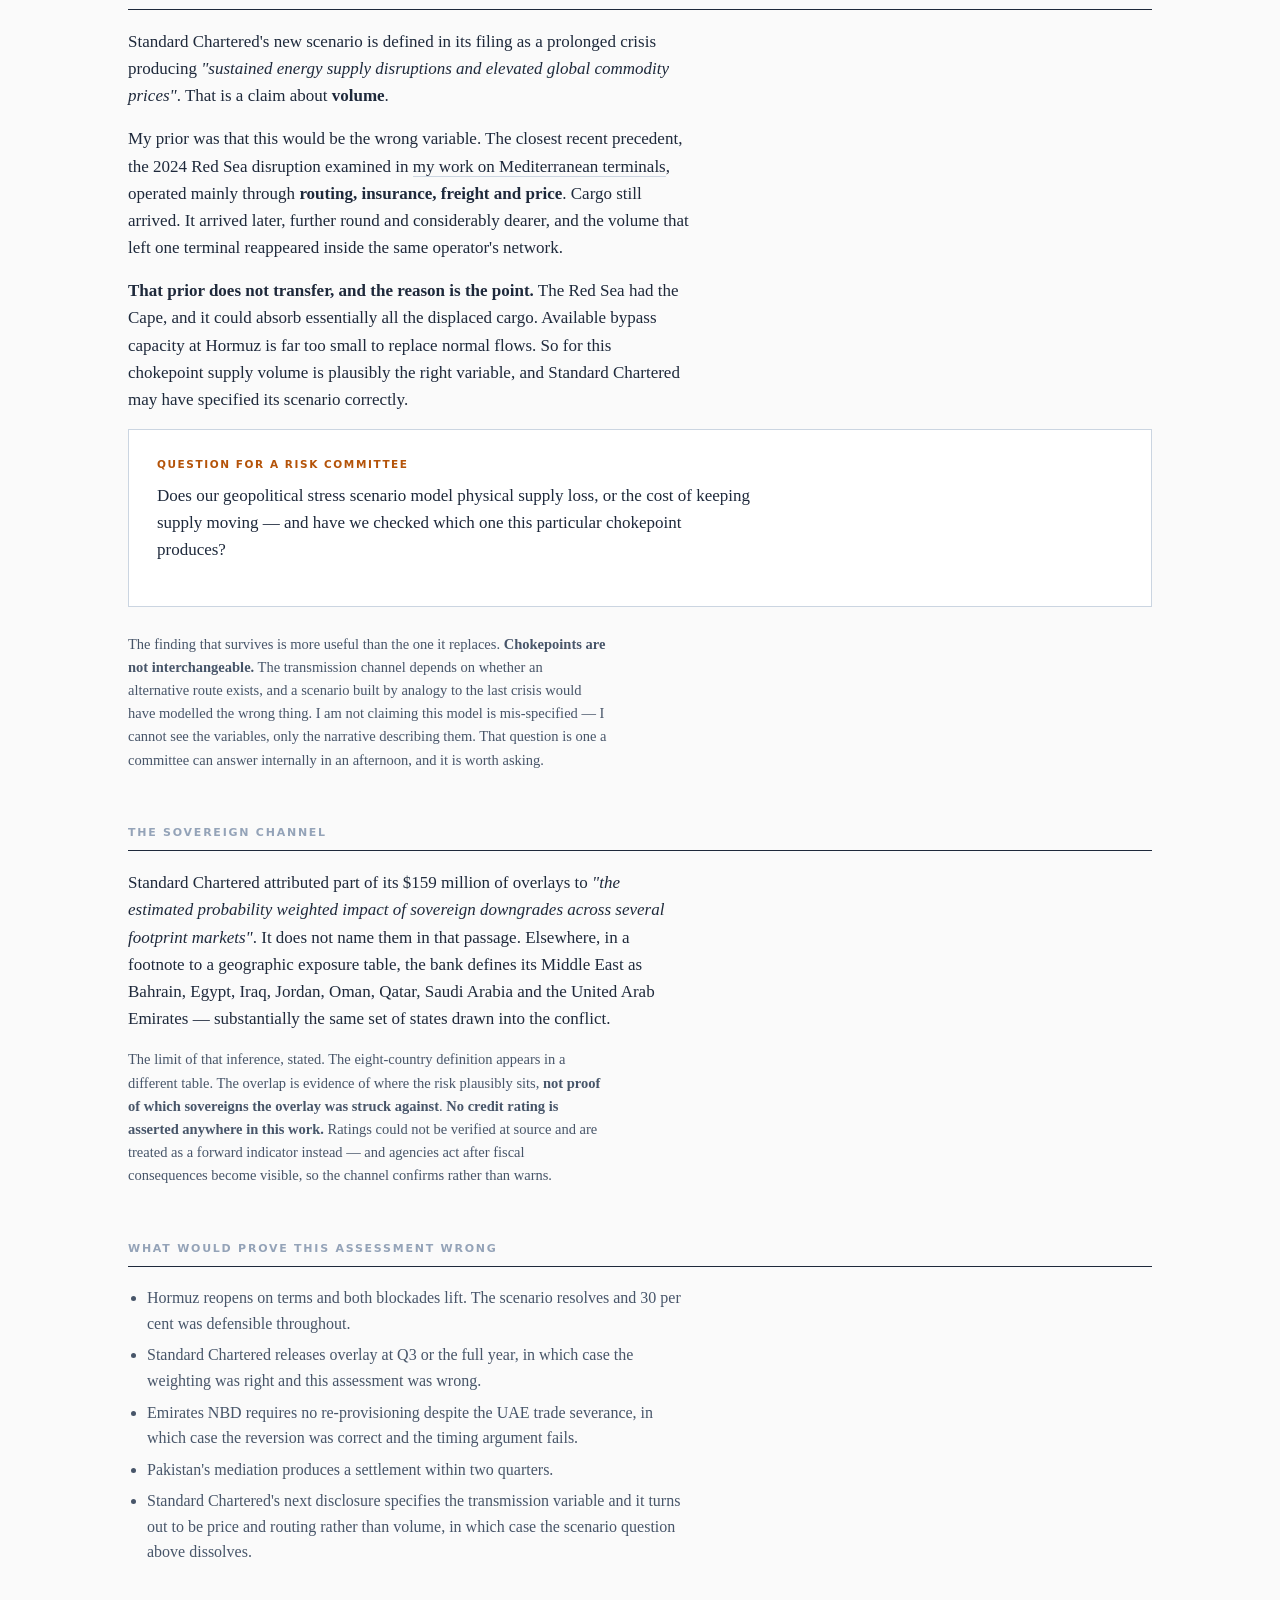
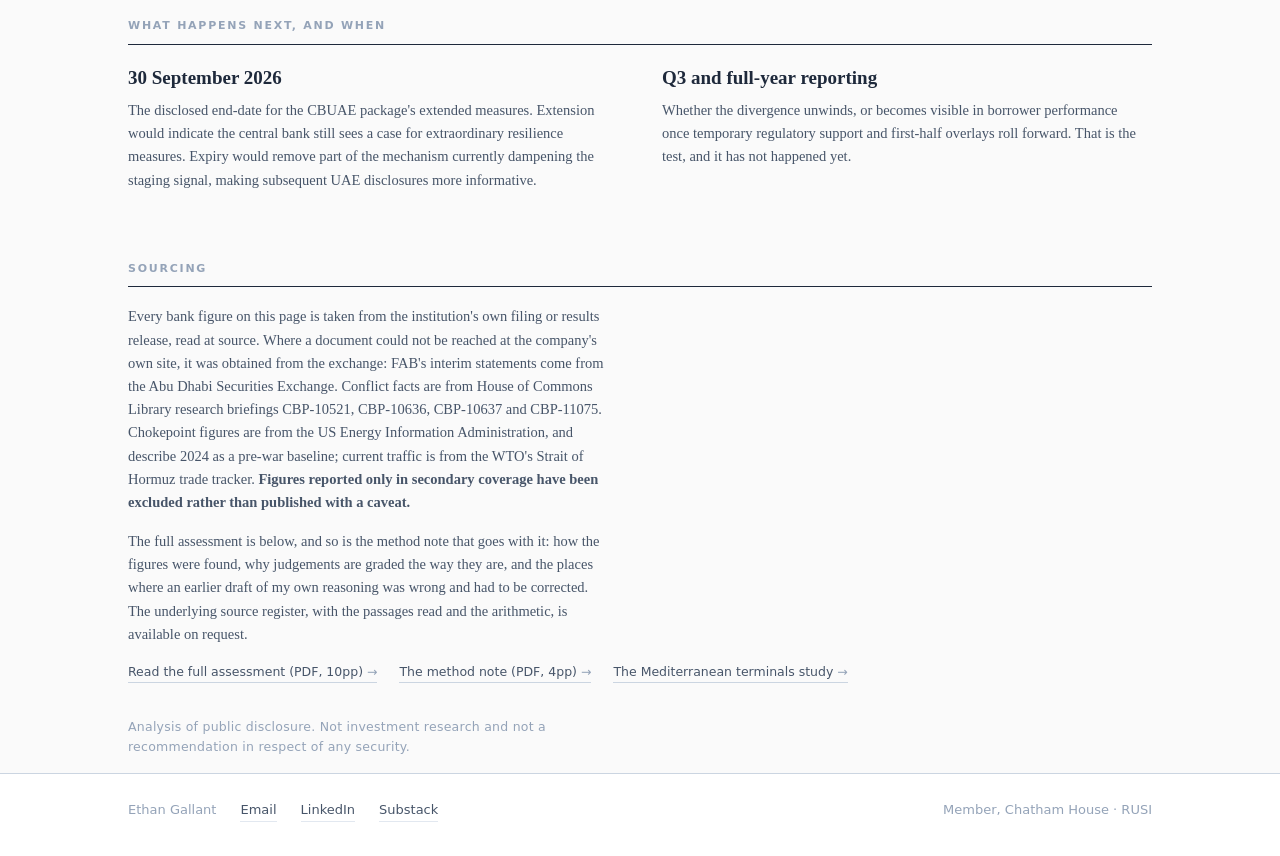
<file: research/bank-provisioning/index.html>
<!DOCTYPE html>
<html lang="en-GB">
<head>
<meta charset="utf-8">
<meta name="viewport" content="width=device-width, initial-scale=1">
<title>The price of a probability — Ethan Gallant</title>
<meta name="description" content="Four banks, one war, and what a geopolitical judgement cost. How the 2026 Israel/US–Iran conflict entered the credit-risk disclosures of Standard Chartered, First Abu Dhabi Bank, Emirates NBD and HSBC.">
<link rel="stylesheet" href="/assets/site.css">
</head>
<body>

<a class="skip" href="#main">Skip to content</a>

<header class="masthead">
  <div class="wrap">
    <a class="wordmark" href="/">Ethan Gallant <span>· OSINT</span></a>
    <nav>
      <a href="/">Overview</a>
      <a href="/research/" aria-current="page">Research</a>
      <a href="/writing/">Writing</a>
      <a href="/cv/">CV</a>
    </nav>
  </div>
</header>

<main class="wrap" id="main">

  <h1>The price of a probability</h1>

  <p class="lede">On 28 February 2026 Israel and the United States struck Iran.
  Iran closed the Strait of Hormuz the same day and it has not reopened. Four banks
  have now put numbers against that war in their credit-risk disclosures, and the
  numbers do not agree.</p>

  <div class="status">
    <b>Status</b>
    <span>Complete · built from H1 2026 filings and House of Commons Library
    briefings · last updated 16 September 2026</span>
  </div>

  <div class="callout">
    <p><strong>The same method, turned towards a commercial reader.</strong> The
    rest of this site asks what a piece of infrastructure or a corporate network
    means for a state. This asks what a geopolitical judgement costs a lender, in a
    number the lender has already published. The discipline is identical: primary
    sources only, every figure traced, confidence stated separately from
    probability, and the falsifiers written down before the conclusion.</p>
  </div>

  <h2>The war, and why it reaches a balance sheet</h2>

  <p>Israel and the United States began a series of strikes against Iran on
  28 February 2026, saying they were targeting Iran's military infrastructure and
  its nuclear and ballistic missile programme, and calling for a change of
  leadership. Iran's Supreme Leader was killed. Iran struck back at Israel, at
  United States bases across the region, and at military and civilian sites in Arab
  states hosting American forces. British bases in Bahrain, Qatar and Cyprus were
  among those attacked.</p>

  <p>The same day Iran declared the Strait of Hormuz closed to all vessels, later
  qualifying that to admit ships of "non-hostile" states. On 13 April the United
  States began a counter-blockade of Iranian ports. <strong>Both blockades remain
  in place.</strong></p>

  <p>The scale is measurable rather than rhetorical. Around 3,000 vessels used the
  strait each month before the conflict. World Trade Organization tracking shows a
  <strong>95 per cent reduction in ships carrying crude oil</strong> to and from
  Persian Gulf ports and a <strong>99 per cent reduction in LNG carriers</strong>
  since February.</p>

  <div class="feature">
    <div class="kicker">What the chokepoint is worth</div>
    <p>The Strait of Hormuz carried twenty million barrels a day in 2024, about a
    fifth of global petroleum liquids consumption and more than a quarter of
    seaborne oil trade. The US Energy Information Administration's own conclusion:
    <em>"Most volumes that transit the strait have no alternative means of exiting
    the region, although there are some pipeline alternatives."</em></p>
  </div>

  <p>Against that, the EIA estimates about <strong>2.6 million barrels a day of
  Saudi and UAE pipeline capacity could be available to bypass the strait in a
  supply disruption</strong>. The pipelines exist, but both were already being used
  more heavily day to day, which limits the headroom available to reroute.</p>

  <p class="small">Stated carefully, because it is easy to overstate. That 2.6
  million figure is <em>spare</em> capacity available in a disruption, not the total
  volume that has a physical route. Subtracting it from twenty million and calling
  the remainder stranded would confuse two different quantities. An earlier draft of
  this work did exactly that, and the arithmetic was removed.</p>

  <p><strong>And "closed" is the wrong word for what Iran is now doing.</strong>
  Tehran is running a tiered permission system, reportedly with tolls, admitting
  ships of specific countries sometimes for a fee, and has proposed a new body to
  manage the strait and Iranian control of wider parts of it. This is not a blockade
  so much as the assertion of a tollgate — which matters for how the conflict ends,
  because a dispute about who collects money for passage is a claim to sovereignty
  over a waterway.</p>

  <p>A disruption of that scale is an energy price event, a fiscal event for every
  Gulf exporter, and therefore <strong>a credit event for every bank lending into
  them</strong>. It reaches banks with no Gulf exposure at all, through the price of
  energy and the cost of freight.</p>

  <h2>Why this is answerable at all</h2>

  <p>Under IFRS 9 a bank must estimate credit losses it expects but has not yet
  incurred. To do that it builds several pictures of the future and assigns each a
  probability. Move weight onto the darker pictures and the estimate rises, and that
  rise is a cost in the current period even though no borrower has missed a
  payment.</p>

  <p>So a geopolitical judgement has a disclosed, auditable route into earnings.
  Not a vague claim that instability is bad for business: <strong>an actual figure,
  in an actual filing, produced by someone deciding the world got riskier.</strong></p>

  <h2>What the four banks did</h2>

  <div class="chart">
    <svg viewBox="0 0 760 330" role="img"
         aria-label="Line chart of disclosed downside scenario weightings at four banks between December 2025 and June 2026. Emirates NBD rises from 30 per cent to 100 per cent for UAE retail customers in the first quarter and returns to 30 per cent by June. First Abu Dhabi Bank rises from 30 to 50 per cent and holds. Standard Chartered rises from 41 to 60 per cent. HSBC does not disclose.">

      <!-- gridlines -->
      <g stroke="#E2E8F0" stroke-width="1">
        <line x1="70" y1="270" x2="640" y2="270"/>
        <line x1="70" y1="212" x2="640" y2="212"/>
        <line x1="70" y1="155" x2="640" y2="155"/>
        <line x1="70" y1="97"  x2="640" y2="97"/>
        <line x1="70" y1="40"  x2="640" y2="40"/>
      </g>
      <g class="lab end" fill="#94A3B8" font-size="12">
        <text x="60" y="274">0%</text>
        <text x="60" y="216">25%</text>
        <text x="60" y="159">50%</text>
        <text x="60" y="101">75%</text>
        <text x="60" y="44">100%</text>
      </g>

      <!-- x axis -->
      <line x1="70" y1="270" x2="640" y2="270" stroke="#1E293B" stroke-width="1"/>
      <g class="lab" fill="#475569" font-size="12.5" text-anchor="middle">
        <text x="110" y="292">Dec 2025</text>
        <text x="355" y="292">Q1 2026</text>
        <text x="600" y="292">30 Jun 2026</text>
      </g>

      <!-- Emirates NBD: 30 -> 100 -> 30 -->
      <polyline points="110,201 355,40 600,201" fill="none"
                stroke="#B45309" stroke-width="2.5"/>
      <g fill="#B45309">
        <circle cx="110" cy="201" r="4"/><circle cx="355" cy="40" r="5"/>
        <circle cx="600" cy="201" r="4"/>
      </g>
      <text x="652" y="199" font-size="13" fill="#B45309" font-weight="600">Emirates NBD</text>
      <text x="652" y="215" font-size="11.5" fill="#94A3B8">30% — reverted</text>
      <text x="355" y="28" font-size="11.5" fill="#B45309" text-anchor="middle" font-weight="600">100% UAE retail</text>

      <!-- FAB: 30 -> 50 -> 50 -->
      <polyline points="110,201 355,155 600,155" fill="none"
                stroke="#1E293B" stroke-width="2.5"/>
      <g fill="#1E293B">
        <circle cx="110" cy="201" r="4"/><circle cx="355" cy="155" r="4"/>
        <circle cx="600" cy="155" r="4"/>
      </g>
      <text x="652" y="153" font-size="13" fill="#1E293B" font-weight="600">FAB</text>
      <text x="652" y="169" font-size="11.5" fill="#94A3B8">50% — held</text>

      <!-- Standard Chartered: 41 -> 60 (no Q1 disclosure) -->
      <polyline points="110,176 600,132" fill="none"
                stroke="#475569" stroke-width="2.5" stroke-dasharray="1 0"/>
      <g fill="#475569">
        <circle cx="110" cy="176" r="4"/><circle cx="600" cy="132" r="4"/>
      </g>
      <text x="652" y="126" font-size="13" fill="#475569" font-weight="600">Standard Chartered</text>
      <text x="652" y="142" font-size="11.5" fill="#94A3B8">60% — held</text>

      <!-- HSBC: not disclosed -->
      <line x1="110" y1="248" x2="600" y2="248" stroke="#CBD5E1"
            stroke-width="2" stroke-dasharray="5 5"/>
      <text x="652" y="252" font-size="13" fill="#94A3B8">HSBC — not disclosed</text>

      <text x="70" y="320" class="cap" font-size="13" fill="#94A3B8"
            font-style="italic">Disclosed downside scenario weightings. Standard Chartered's 60% is two
        scenarios at 30% each.</text>
    </svg>
  </div>

  <p class="meta">Sources: Standard Chartered SCPLC Half Year Results 2026 Part 2;
  FAB Q1 and H1 2026 interim financial information (Abu Dhabi Securities Exchange);
  Emirates NBD H1 2026 interim financial statements, note 23; HSBC Interim Results
  2026 and 1Q 2026 earnings release.</p>

  <div class="tablewrap">
  <table>
    <thead>
      <tr>
        <th>Bank</th>
        <th>Downside weighting</th>
        <th>At 30 June 2026</th>
        <th>Disclosed against the conflict</th>
      </tr>
    </thead>
    <tbody>
      <tr>
        <td><strong>Standard Chartered</strong></td>
        <td>41% → 60%</td>
        <td>Held</td>
        <td><strong>$234m</strong>, decomposed line by line</td>
      </tr>
      <tr>
        <td><strong>First Abu Dhabi Bank</strong></td>
        <td>30% → 50% in Q1</td>
        <td>Held, plus a further AED 350m in Q2</td>
        <td><strong>AED 650m</strong>, single figure</td>
      </tr>
      <tr>
        <td><strong>Emirates NBD</strong></td>
        <td>→ 100% retail, 80% corporate, in Q1</td>
        <td>Reverted to 30%</td>
        <td><strong>Nil additional at 30 June.</strong> No single conflict-attributable figure disclosed</td>
      </tr>
      <tr>
        <td><strong>HSBC</strong></td>
        <td>Not disclosed</td>
        <td>Not disclosed</td>
        <td>$0.3bn in Q1; at the half year a forward stress range instead, <strong>not conflict-specific</strong></td>
      </tr>
    </tbody>
  </table>
  </div>

  <p>Standard Chartered's $234 million is about <strong>4.9 per cent</strong> of a
  record half-year profit before tax of $4.8 billion. Material to the impairment
  line, immaterial to the result. Nothing here suggests the conflict damaged any of
  these banks' half years — but immaterial to the result is not the same as
  immaterial to a borrower.</p>

  <h2>The finding</h2>

  <div class="feature">
    <div class="kicker">Core judgement</div>
    <p>The four banks did not translate the same geopolitical shock into a common
    provisioning response. <strong>H1 2026 impairment therefore cannot be read as a
    pure measure of underlying credit deterioration.</strong> It also embeds
    differences in management judgement, portfolio composition, modelling choices
    and regulatory treatment.</p>
  </div>

  <p>The tempting version of this is that the banks disagree, so provisioning
  measures management rather than risk. <strong>That claim is too strong and this
  page does not make it.</strong> Two banks can face different books, different
  borrower mixes and different regulatory permissions, and rationally arrive at
  different numbers. A shared regulator does not mean a shared risk, and opposite
  provisioning decisions do not require one bank to be wrong.</p>

  <p>What the divergence does establish is narrower and more useful: a headline
  impairment figure, compared across institutions, is carrying more than credit.</p>

  <h2>What you can check, and what you cannot</h2>

  <p>Five things drive the divergence. They are not equally visible from outside
  the bank, and that determines what any outside reader can honestly conclude.</p>

  <div class="tablewrap">
  <table>
    <thead>
      <tr><th>Cause of divergence</th><th>Observable?</th><th>Where to look</th></tr>
    </thead>
    <tbody>
      <tr><td>Scenario weightings</td><td><strong>Yes, disclosed</strong></td><td>IFRS 9 notes in interim statements</td></tr>
      <tr><td>Regulatory treatment</td><td><strong>Yes, disclosed and dated</strong></td><td>Central bank announcements; the bank's own relief-measures note</td></tr>
      <tr><td>Scenario architecture</td><td>Partly — narrative only</td><td>Risk review commentary</td></tr>
      <tr><td>Portfolio and borrower mix</td><td>Partly — segment level</td><td>Pillar 3 and segmental disclosure</td></tr>
      <tr><td>Model structure and judgemental overlays</td><td><strong>Largely not</strong></td><td>Not disclosed at a comparable level</td></tr>
    </tbody>
  </table>
  </div>

  <p>Because the last two are not observable, <strong>this work cannot separate how
  much of the divergence is judgement and how much is structure.</strong> It can
  establish that both are present in the reported number. Saying so is the
  difference between an analysis and an assertion.</p>

  <h2>The regulatory asymmetry</h2>

  <p>The two UAE banks were operating inside a Central Bank of the UAE Financial
  Institution Resilience Package, introduced on 17 March 2026. It cut the
  countercyclical buffer to zero, released a point of the capital conservation
  buffer, and allowed liquidity ratios to run below their normal minima.</p>

  <p>It also allowed flexibility in how restructured borrowers are staged,
  <em>"compensated for by additional provisions at the portfolio level"</em>, in
  FAB's own words. Standard Chartered, outside any such regime, re-staged
  individual exposures.</p>

  <div class="callout">
    <p><strong>So staging is not comparable across these banks in this window.</strong>
    The relevant axis is not international versus regional. It is whether a bank was
    operating inside a temporary official support regime or outside one.</p>
  </div>

  <p class="small">What that regime is <em>not</em> evidence of: that deterioration
  is being actively suppressed. Stable staging is equally consistent with borrowers
  not yet having deteriorated. <strong>The comparability problem is certain; the
  suppression is not</strong>, and cannot be established from public disclosure.
  <strong>30 September 2026</strong> is the current end-date the UAE banks disclose
  for the extended measures, though the package has capital, liquidity and
  credit-risk components and the filings do not establish that every concession runs
  to the same date.</p>

  <h2>Is 30 per cent right?</h2>

  <p>Standard Chartered published a scenario weighting and separately quantified the
  conflict-related impairment effect. Its new downside scenario, <em>Sustained
  Middle East Conflict</em>, carries <strong>30 per cent</strong>. Mapped onto the
  UK Professional Head of Intelligence Assessment yardstick for comparison, that
  sits in the <em>unlikely</em> band.</p>

  <p class="small">One caution on that mapping. The PHIA scale is used here as a
  translation device. <strong>An IFRS 9 scenario weighting and an intelligence
  probability judgement are not methodologically identical</strong> — the first is
  an input to a loss calculation that also does work capturing the shape of a
  distribution, the second a statement about whether an event occurs. They are
  compared because the banks call their weightings probabilities and move them in
  response to world events, not because the two frames are equivalent. What follows
  challenges the weighting, not the $234 million.</p>

  <div class="feature">
    <div class="kicker">Assessment</div>
    <p>That the Sustained Middle East Conflict scenario describes Standard
    Chartered's operating environment through the FY2026 reporting period:
    <strong>highly likely, 80 to 90 per cent. Confidence: medium.</strong></p>
    <p class="small">High confidence on the structural mechanics — available bypass
    capacity cannot replace normal flows, and both blockades are in place. Medium on
    political duration, because the counter-evidence is real and has not been
    discounted.</p>
  </div>

  <p>Three things happened after every bank in the sample had closed its books on
  30 June. In August Iran appointed a hardliner to run national security, whose
  stated conditions for reopening Hormuz are wider than what the June memorandum
  contained. On <strong>19 August the United Arab Emirates announced it would cut
  off all trade and all commercial and financial transactions with Iran</strong> —
  on WTO trade data cited by the House of Commons Library, Iran is the source of
  30 per cent of UAE imports, its largest single source. On 24 August the United
  States launched an expanded sanctions regime targeting Iranian technology, oil,
  gold and shipping.</p>

  <p>Emirates NBD reverted to normal scenario weightings and held no additional
  overlay at 30 June. Seven weeks later its own government announced it was severing
  its largest import relationship.</p>

  <div class="callout">
    <p><strong>And one piece of evidence does not depend on hindsight at all.</strong>
    On <strong>21 May</strong>, five weeks before the reporting date, the UAE's own
    state oil company said full flows through Hormuz would not resume until 2027,
    even if a deal were reached quickly. That was public, and available to every bank
    in this sample when it set its assumptions.</p>
  </div>

  <p><strong>So the claim is not that any bank was wrong in June.</strong> On the
  information available at the reporting date, a downside weighting in the
  <em>unlikely</em> band was defensible. The claim is that it is not defensible now.
  A scenario is a tail risk when it might happen. This one is happening.</p>

  <h2>A question I cannot answer and a risk committee can</h2>

  <p>Standard Chartered's new scenario is defined in its filing as a prolonged
  crisis producing <em>"sustained energy supply disruptions and elevated global
  commodity prices"</em>. That is a claim about <strong>volume</strong>.</p>

  <p>My prior was that this would be the wrong variable. The closest recent
  precedent, the 2024 Red Sea disruption examined in
  <a href="/research/mediterranean-ports/">my work on Mediterranean terminals</a>,
  operated mainly through <strong>routing, insurance, freight and price</strong>.
  Cargo still arrived. It arrived later, further round and considerably dearer, and
  the volume that left one terminal reappeared inside the same operator's network.</p>

  <p><strong>That prior does not transfer, and the reason is the point.</strong> The
  Red Sea had the Cape, and it could absorb essentially all the displaced cargo.
  Available bypass capacity at Hormuz is far too small to replace normal flows. So
  for this chokepoint supply volume is plausibly the right variable, and Standard
  Chartered may have specified its scenario correctly.</p>

  <div class="feature">
    <div class="kicker">Question for a risk committee</div>
    <p>Does our geopolitical stress scenario model physical supply loss, or the
    cost of keeping supply moving — and have we checked which one this particular
    chokepoint produces?</p>
  </div>

  <p class="small">The finding that survives is more useful than the one it
  replaces. <strong>Chokepoints are not interchangeable.</strong> The transmission
  channel depends on whether an alternative route exists, and a scenario built by
  analogy to the last crisis would have modelled the wrong thing. I am not claiming
  this model is mis-specified — I cannot see the variables, only the narrative
  describing them. That question is one a committee can answer internally in an
  afternoon, and it is worth asking.</p>

  <h2>The sovereign channel</h2>

  <p>Standard Chartered attributed part of its $159 million of overlays to
  <em>"the estimated probability weighted impact of sovereign downgrades across
  several footprint markets"</em>. It does not name them in that passage. Elsewhere,
  in a footnote to a geographic exposure table, the bank defines its Middle East as
  Bahrain, Egypt, Iraq, Jordan, Oman, Qatar, Saudi Arabia and the United Arab
  Emirates — substantially the same set of states drawn into the conflict.</p>

  <p class="small">The limit of that inference, stated. The eight-country definition
  appears in a different table. The overlap is evidence of where the risk plausibly
  sits, <strong>not proof of which sovereigns the overlay was struck against</strong>.
  <strong>No credit rating is asserted anywhere in this work.</strong> Ratings could
  not be verified at source and are treated as a forward indicator instead — and
  agencies act after fiscal consequences become visible, so the channel confirms
  rather than warns.</p>

  <h2>What would prove this assessment wrong</h2>

  <ul class="tight">
    <li>Hormuz reopens on terms and both blockades lift. The scenario resolves and
    30 per cent was defensible throughout.</li>
    <li>Standard Chartered releases overlay at Q3 or the full year, in which case
    the weighting was right and this assessment was wrong.</li>
    <li>Emirates NBD requires no re-provisioning despite the UAE trade severance, in
    which case the reversion was correct and the timing argument fails.</li>
    <li>Pakistan's mediation produces a settlement within two quarters.</li>
    <li>Standard Chartered's next disclosure specifies the transmission variable and
    it turns out to be price and routing rather than volume, in which case the
    scenario question above dissolves.</li>
  </ul>

  <h2>What happens next, and when</h2>

  <div class="cols">
    <div>
      <h3>30 September 2026</h3>
      <p class="small">The disclosed end-date for the CBUAE package's extended
      measures. Extension would indicate the central bank still sees a case for
      extraordinary resilience measures. Expiry would remove part of the mechanism
      currently dampening the staging signal, making subsequent UAE disclosures more
      informative.</p>
    </div>
    <div>
      <h3>Q3 and full-year reporting</h3>
      <p class="small">Whether the divergence unwinds, or becomes visible in
      borrower performance once temporary regulatory support and first-half overlays
      roll forward. That is the test, and it has not happened yet.</p>
    </div>
  </div>

  <h2>Sourcing</h2>

  <p class="small">Every bank figure on this page is taken from the institution's
  own filing or results release, read at source. Where a document could not be
  reached at the company's own site, it was obtained from the exchange: FAB's
  interim statements come from the Abu Dhabi Securities Exchange. Conflict facts are
  from House of Commons Library research briefings CBP-10521, CBP-10636, CBP-10637
  and CBP-11075. Chokepoint figures are from the US Energy Information
  Administration, and describe 2024 as a pre-war baseline; current traffic is from
  the WTO's Strait of Hormuz trade tracker. <strong>Figures reported only in
  secondary coverage have been excluded rather than published with a caveat.</strong></p>

  <p class="small">The full assessment is below, and so is the method note that
  goes with it: how the figures were found, why judgements are graded the way they
  are, and the places where an earlier draft of my own reasoning was wrong and had
  to be corrected. The underlying source register, with the passages read and the
  arithmetic, is available on request.</p>

  <div class="golinks">
    <a href="/assets/The-Price-of-a-Probability.pdf" download>Read the full assessment (PDF, 10pp)</a>
    <a href="/assets/Method-Note.pdf" download>The method note (PDF, 4pp)</a>
    <a href="/research/mediterranean-ports/">The Mediterranean terminals study</a>
  </div>

  <p class="meta" style="margin-top:34px">Analysis of public disclosure. Not
  investment research and not a recommendation in respect of any security.</p>

</main>

<footer>
  <div class="wrap">
    <span>Ethan Gallant</span>
    <a href="mailto:ethan.gallant03@gmail.com">Email</a>
    <a href="https://linkedin.com/in/ethangallant">LinkedIn</a>
    <a href="https://ethangallantosint.substack.com">Substack</a>
    <span class="right">Member, Chatham House · RUSI</span>
  </div>
</footer>

</body>
</html>
</file>
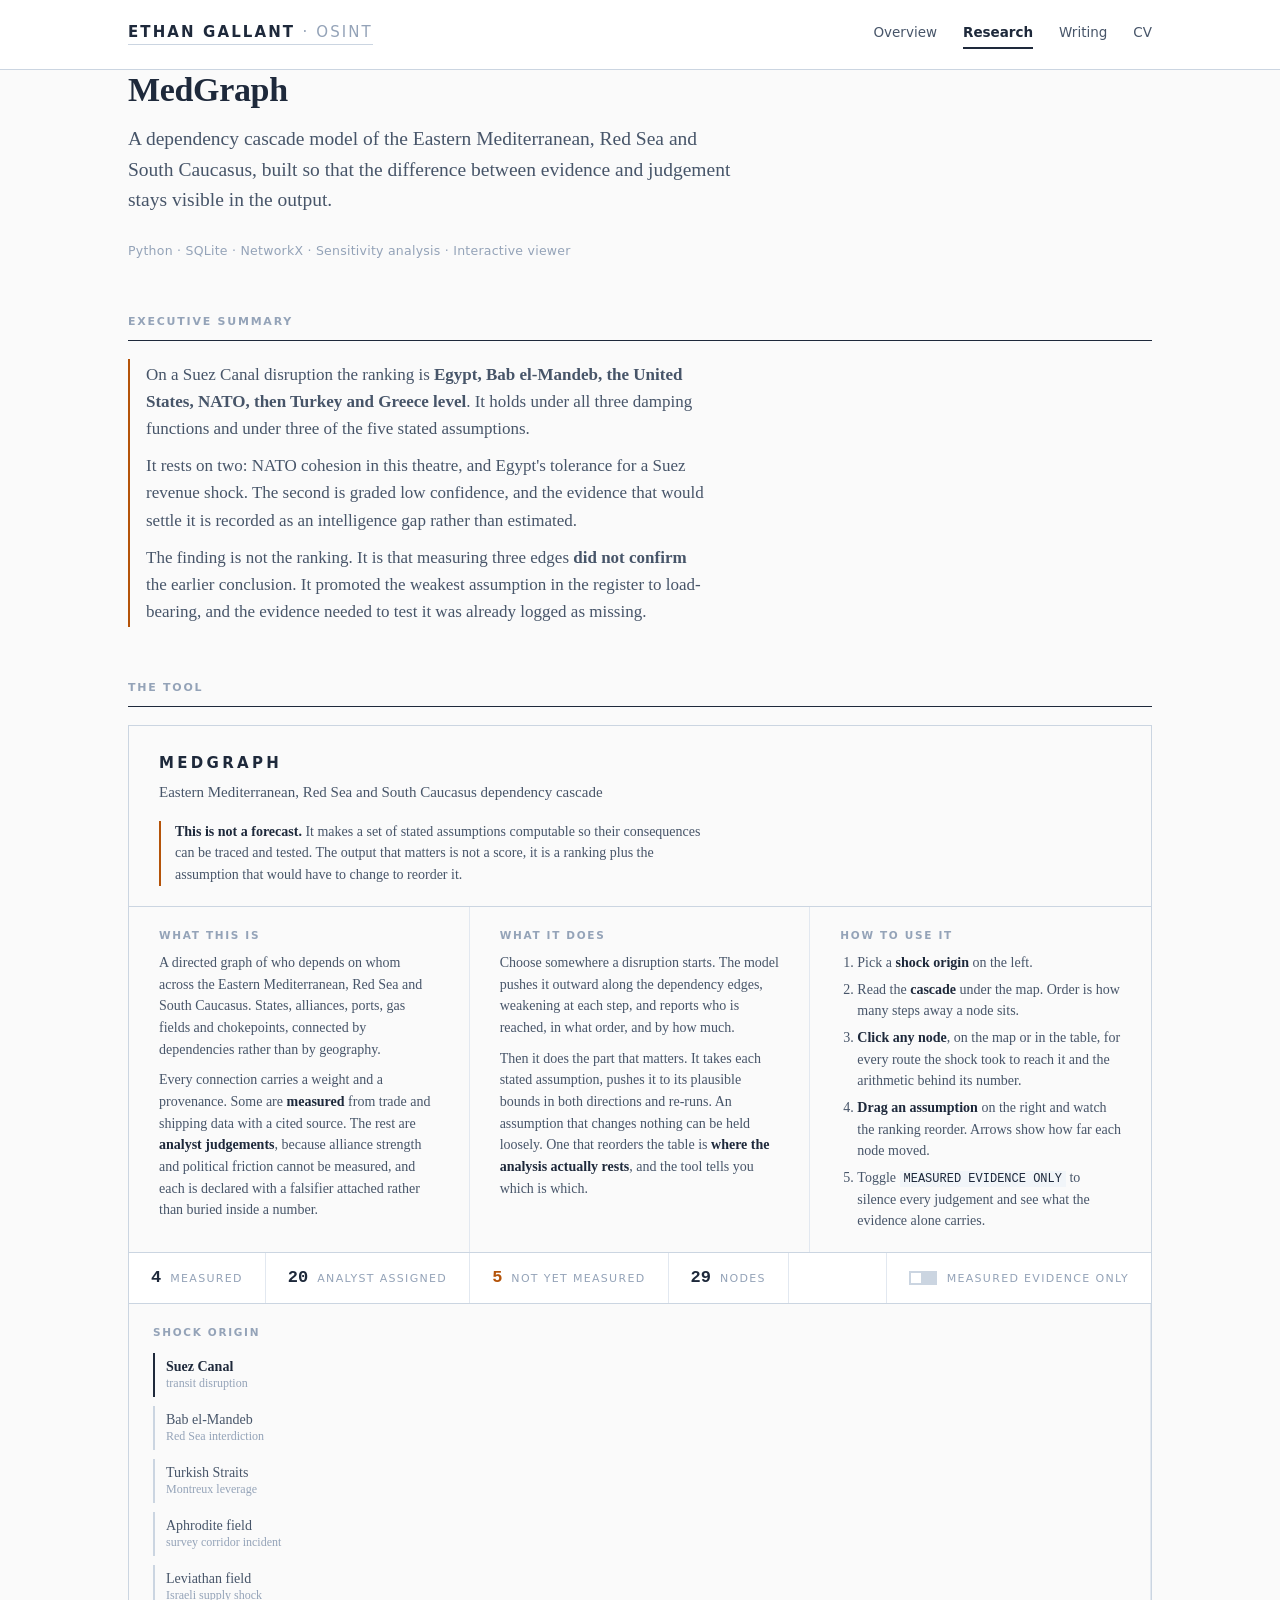
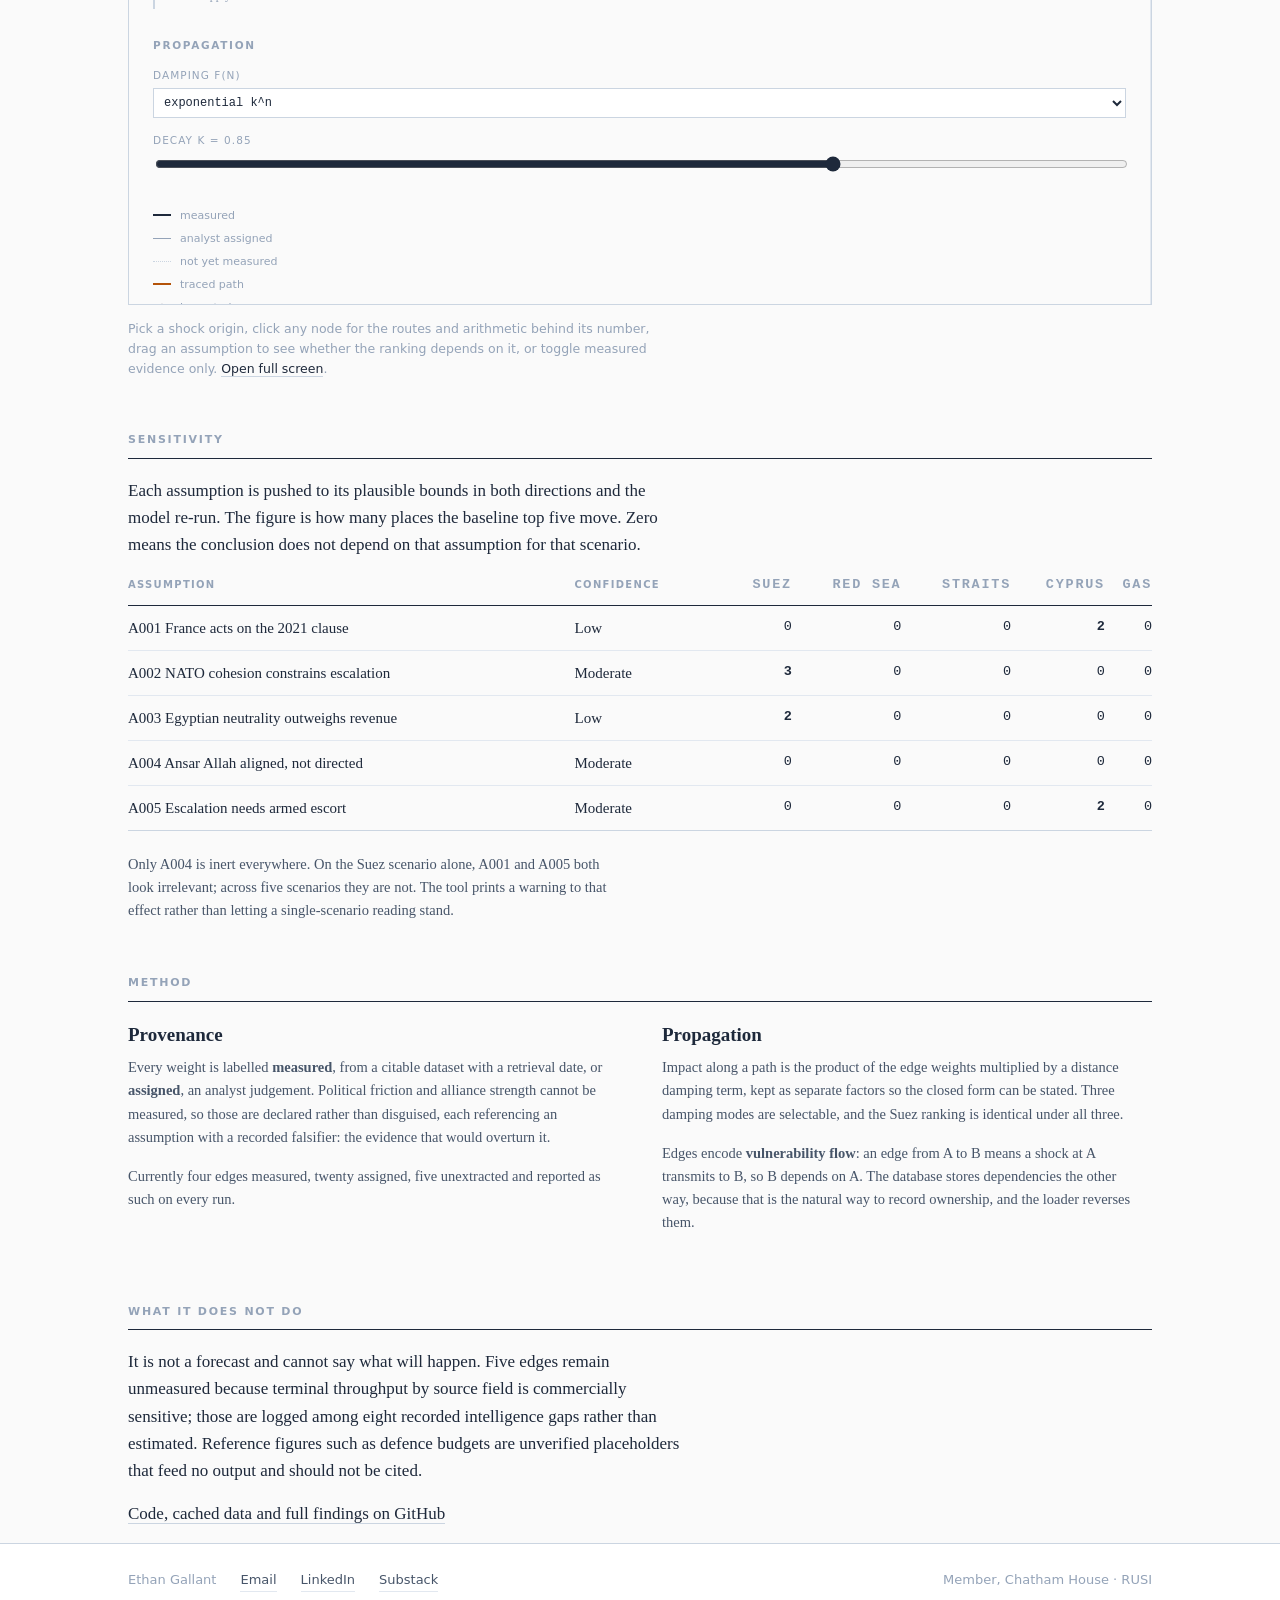
<file: research/medgraph/index.html>
<!DOCTYPE html>
<html lang="en-GB">
<head>
<meta charset="utf-8">
<meta name="viewport" content="width=device-width, initial-scale=1">
<title>MedGraph — Ethan Gallant</title>
<meta name="description" content="A dependency cascade model of the Eastern Mediterranean, with measured and analyst-assigned weights separated and sensitivity analysis over the judgements.">
<link rel="stylesheet" href="/assets/site.css">
</head>
<body>

<a class="skip" href="#main">Skip to content</a>

<header class="masthead">
  <div class="wrap">
    <a class="wordmark" href="/">Ethan Gallant <span>· OSINT</span></a>
    <nav>
      <a href="/">Overview</a>
      <a href="/research/" aria-current="page">Research</a>
      <a href="/writing/">Writing</a>
      <a href="/cv/">CV</a>
    </nav>
  </div>
</header>

<main class="wrap" id="main">

  <h1>MedGraph</h1>
  <p class="lede">A dependency cascade model of the Eastern Mediterranean, Red
  Sea and South Caucasus, built so that the difference between evidence and
  judgement stays visible in the output.</p>

  <p class="meta">Python · SQLite · NetworkX · Sensitivity analysis · Interactive viewer</p>

  <h2>Executive summary</h2>

  <div class="callout">
    <p>On a Suez Canal disruption the ranking is <strong>Egypt, Bab el-Mandeb,
    the United States, NATO, then Turkey and Greece level</strong>. It holds
    under all three damping functions and under three of the five stated
    assumptions.</p>
    <p>It rests on two: NATO cohesion in this theatre, and Egypt's tolerance for
    a Suez revenue shock. The second is graded low confidence, and the evidence
    that would settle it is recorded as an intelligence gap rather than
    estimated.</p>
    <p>The finding is not the ranking. It is that measuring three edges
    <strong>did not confirm</strong> the earlier conclusion. It promoted the
    weakest assumption in the register to load-bearing, and the evidence needed
    to test it was already logged as missing.</p>
  </div>

  <h2>The tool</h2>

  <div class="bleed">
    <iframe src="/research/medgraph/viewer.html" title="MedGraph interactive viewer" loading="lazy"></iframe>
  </div>
  <p class="embed-note">Pick a shock origin, click any node for the routes and
  arithmetic behind its number, drag an assumption to see whether the ranking
  depends on it, or toggle measured evidence only.
  <a href="/research/medgraph/viewer.html">Open full screen</a>.</p>

  <h2>Sensitivity</h2>

  <p>Each assumption is pushed to its plausible bounds in both directions and
  the model re-run. The figure is how many places the baseline top five move.
  Zero means the conclusion does not depend on that assumption for that
  scenario.</p>

  <!-- Generated by MedGraph/src/build_site.py from docs/findings.md.
       Do not edit between the markers, and do not retype these numbers. -->
  <!-- BEGIN generated: sensitivity -->
<table>
  <thead>
    <tr>
      <th>Assumption</th><th>Confidence</th>
      <th class="num">Suez</th>
      <th class="num">Red Sea</th>
      <th class="num">Straits</th>
      <th class="num">Cyprus</th>
      <th class="num">Gas</th>
    </tr>
  </thead>
  <tbody>
    <tr>
      <td>A001 France acts on the 2021 clause</td><td>Low</td>
      <td class="num">0</td>
      <td class="num">0</td>
      <td class="num">0</td>
      <td class="num"><strong>2</strong></td>
      <td class="num">0</td>
    </tr>
    <tr>
      <td>A002 NATO cohesion constrains escalation</td><td>Moderate</td>
      <td class="num"><strong>3</strong></td>
      <td class="num">0</td>
      <td class="num">0</td>
      <td class="num">0</td>
      <td class="num">0</td>
    </tr>
    <tr>
      <td>A003 Egyptian neutrality outweighs revenue</td><td>Low</td>
      <td class="num"><strong>2</strong></td>
      <td class="num">0</td>
      <td class="num">0</td>
      <td class="num">0</td>
      <td class="num">0</td>
    </tr>
    <tr>
      <td>A004 Ansar Allah aligned, not directed</td><td>Moderate</td>
      <td class="num">0</td>
      <td class="num">0</td>
      <td class="num">0</td>
      <td class="num">0</td>
      <td class="num">0</td>
    </tr>
    <tr>
      <td>A005 Escalation needs armed escort</td><td>Moderate</td>
      <td class="num">0</td>
      <td class="num">0</td>
      <td class="num">0</td>
      <td class="num"><strong>2</strong></td>
      <td class="num">0</td>
    </tr>
  </tbody>
</table>
<!-- END generated: sensitivity -->

  <p class="small">Only A004 is inert everywhere. On the Suez scenario alone,
  A001 and A005 both look irrelevant; across five scenarios they are not. The
  tool prints a warning to that effect rather than letting a single-scenario
  reading stand.</p>

  <h2>Method</h2>

  <div class="cols">
    <div>
      <h3>Provenance</h3>
      <p class="small">Every weight is labelled <strong>measured</strong>, from
      a citable dataset with a retrieval date, or <strong>assigned</strong>, an
      analyst judgement. Political friction and alliance strength cannot be
      measured, so those are declared rather than disguised, each referencing an
      assumption with a recorded falsifier: the evidence that would overturn it.</p>
      <p class="small">Currently four edges measured, twenty assigned, five
      unextracted and reported as such on every run.</p>
    </div>
    <div>
      <h3>Propagation</h3>
      <p class="small">Impact along a path is the product of the edge weights
      multiplied by a distance damping term, kept as separate factors so the
      closed form can be stated. Three damping modes are selectable, and the
      Suez ranking is identical under all three.</p>
      <p class="small">Edges encode <strong>vulnerability flow</strong>: an edge
      from A to B means a shock at A transmits to B, so B depends on A. The
      database stores dependencies the other way, because that is the natural
      way to record ownership, and the loader reverses them.</p>
    </div>
  </div>

  <h2>What it does not do</h2>

  <p>It is not a forecast and cannot say what will happen. Five edges remain
  unmeasured because terminal throughput by source field is commercially
  sensitive; those are logged among eight recorded intelligence gaps rather than
  estimated. Reference figures such as defence budgets are unverified
  placeholders that feed no output and should not be cited.</p>

  <p><a href="https://github.com/egallantosint/medgraph">Code, cached data and full findings on GitHub</a></p>

</main>

<footer>
  <div class="wrap">
    <span>Ethan Gallant</span>
    <a href="mailto:ethan.gallant03@gmail.com">Email</a>
    <a href="https://linkedin.com/in/ethangallant">LinkedIn</a>
    <a href="https://ethangallantosint.substack.com">Substack</a>
    <span class="right">Member, Chatham House · RUSI</span>
  </div>
</footer>

</body>
</html>
</file>
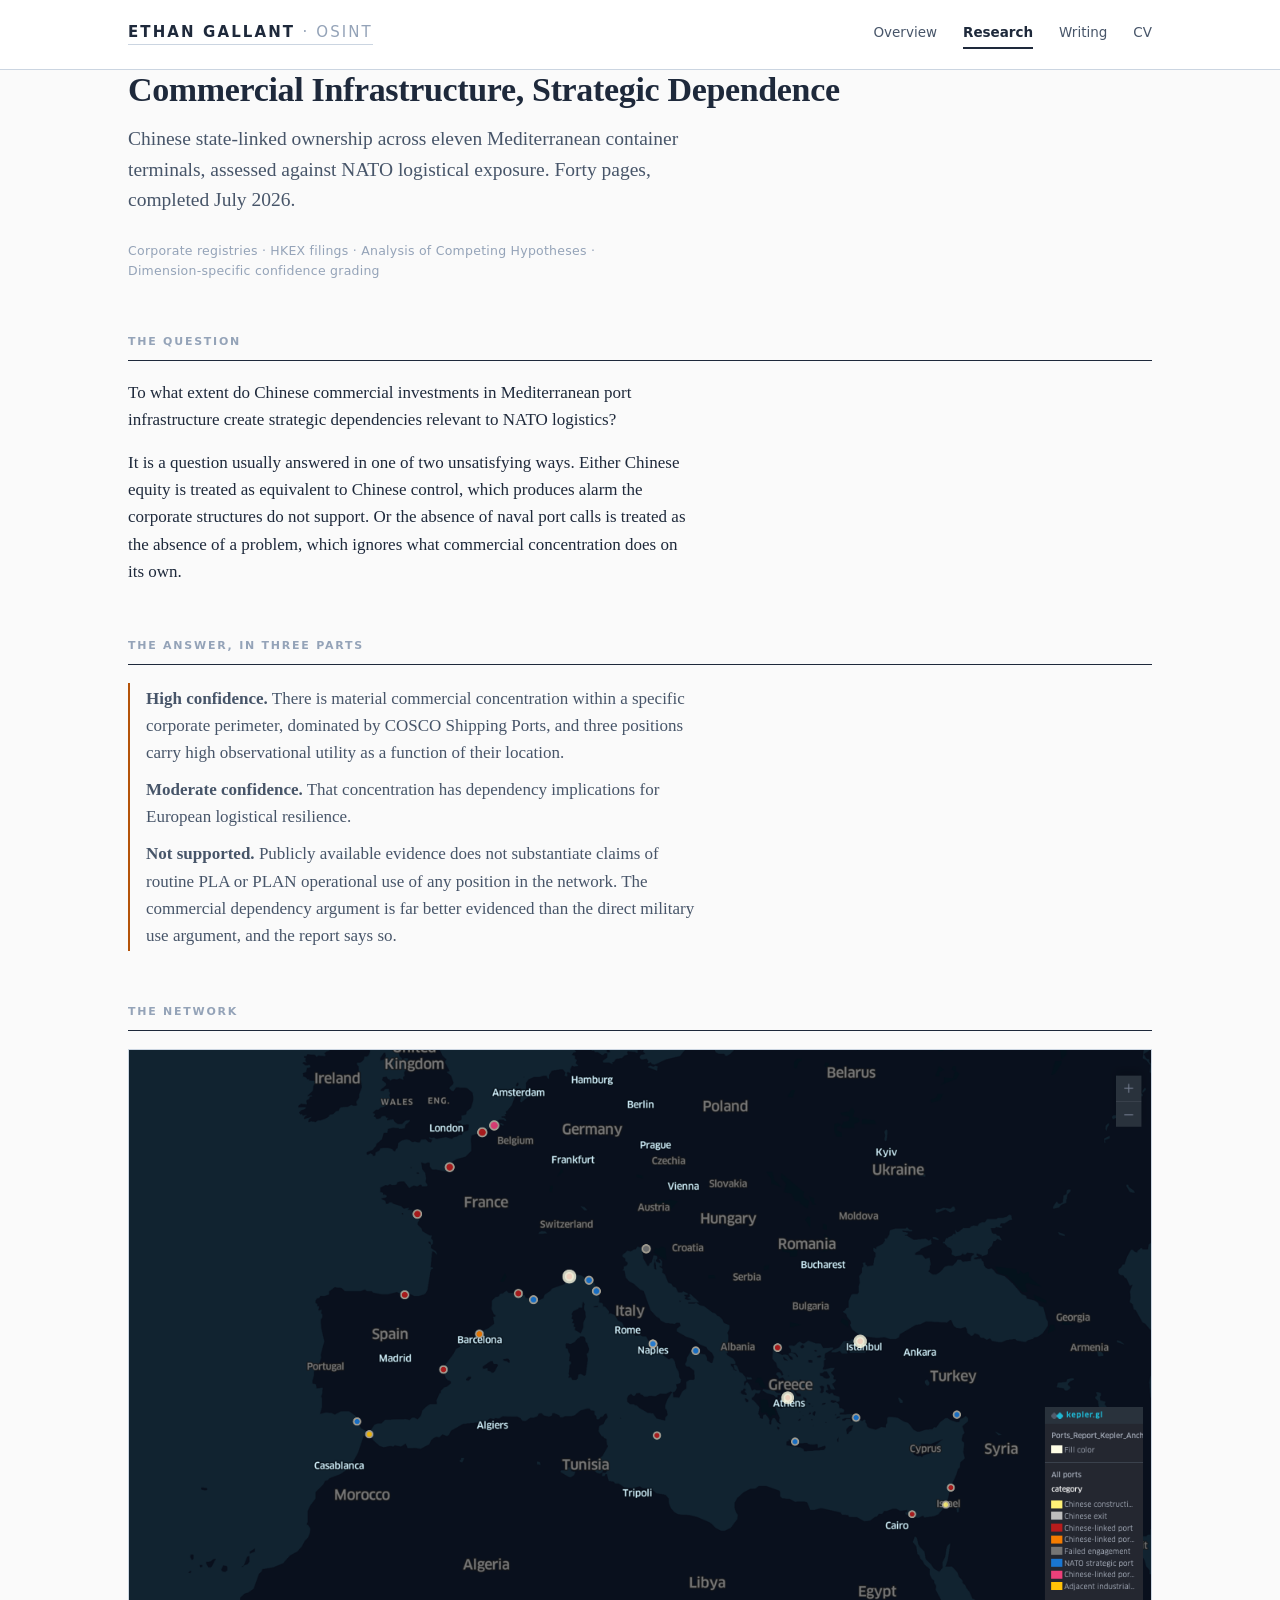
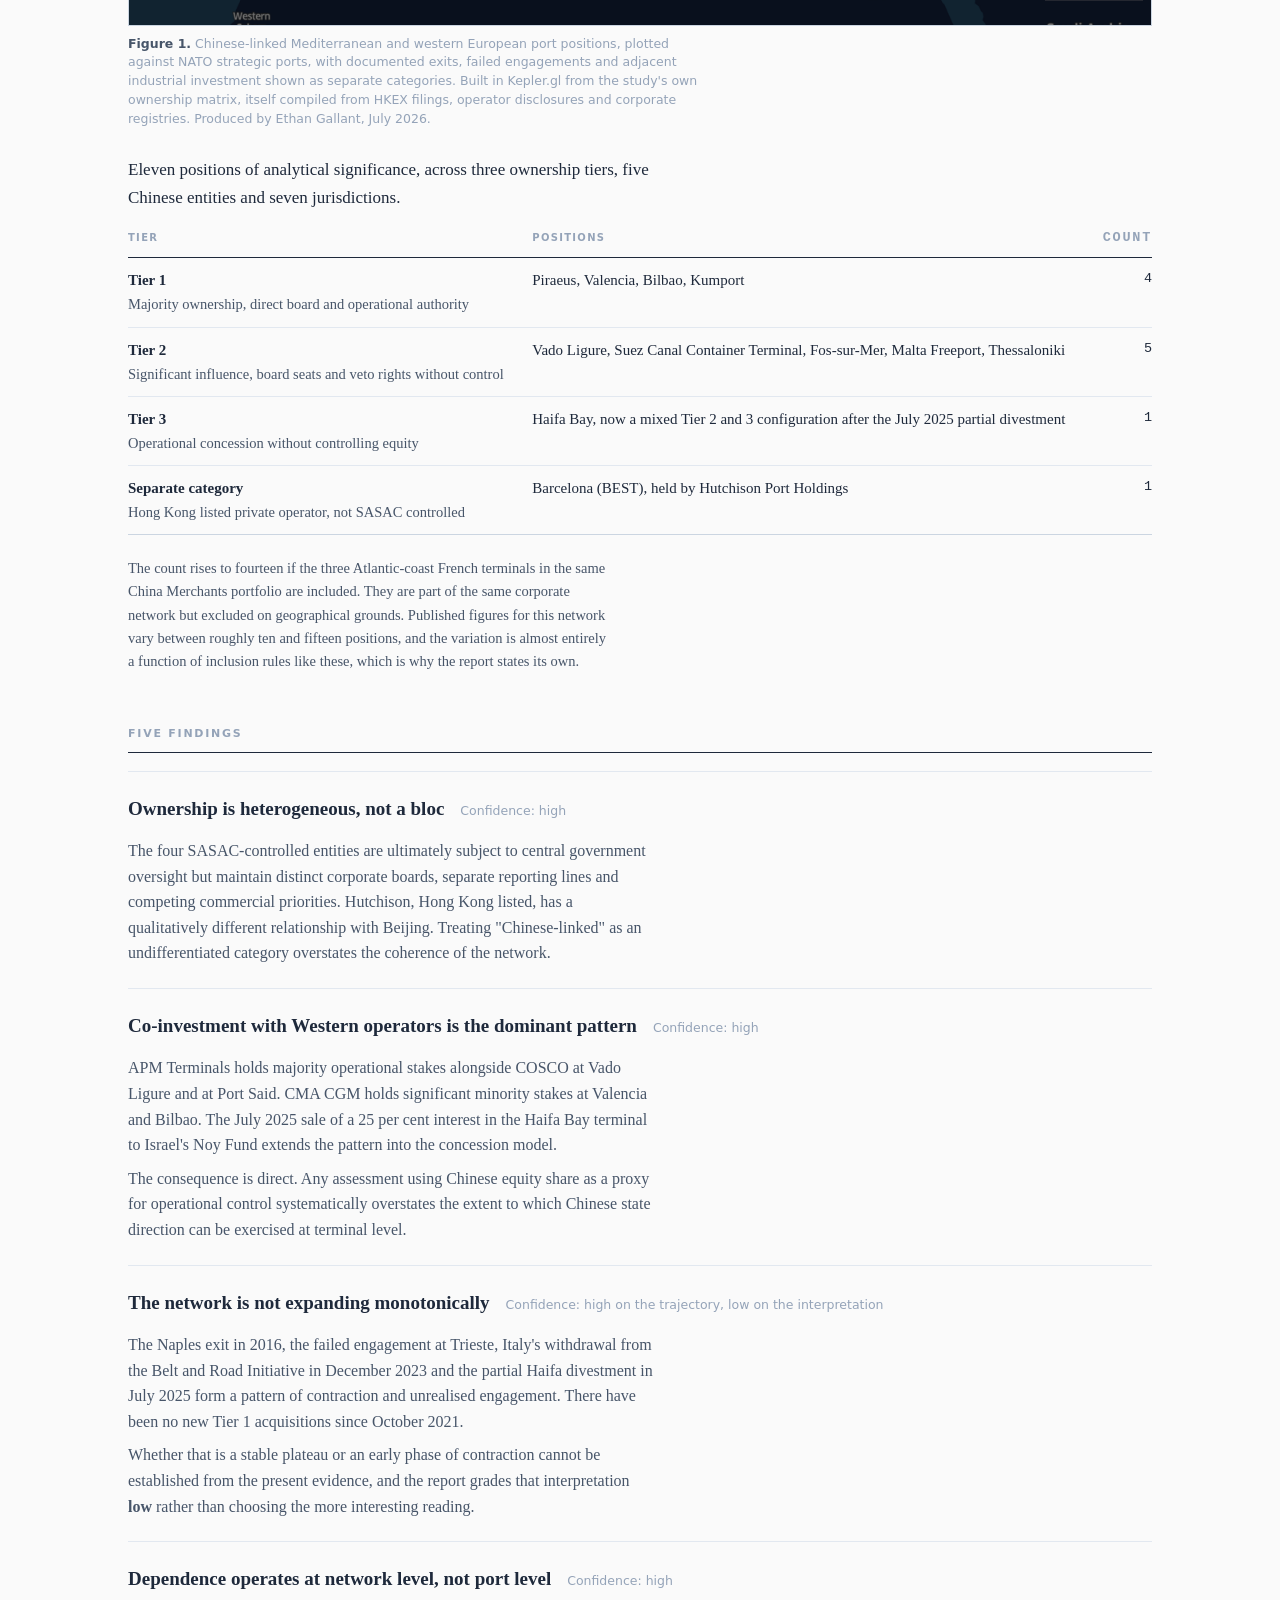
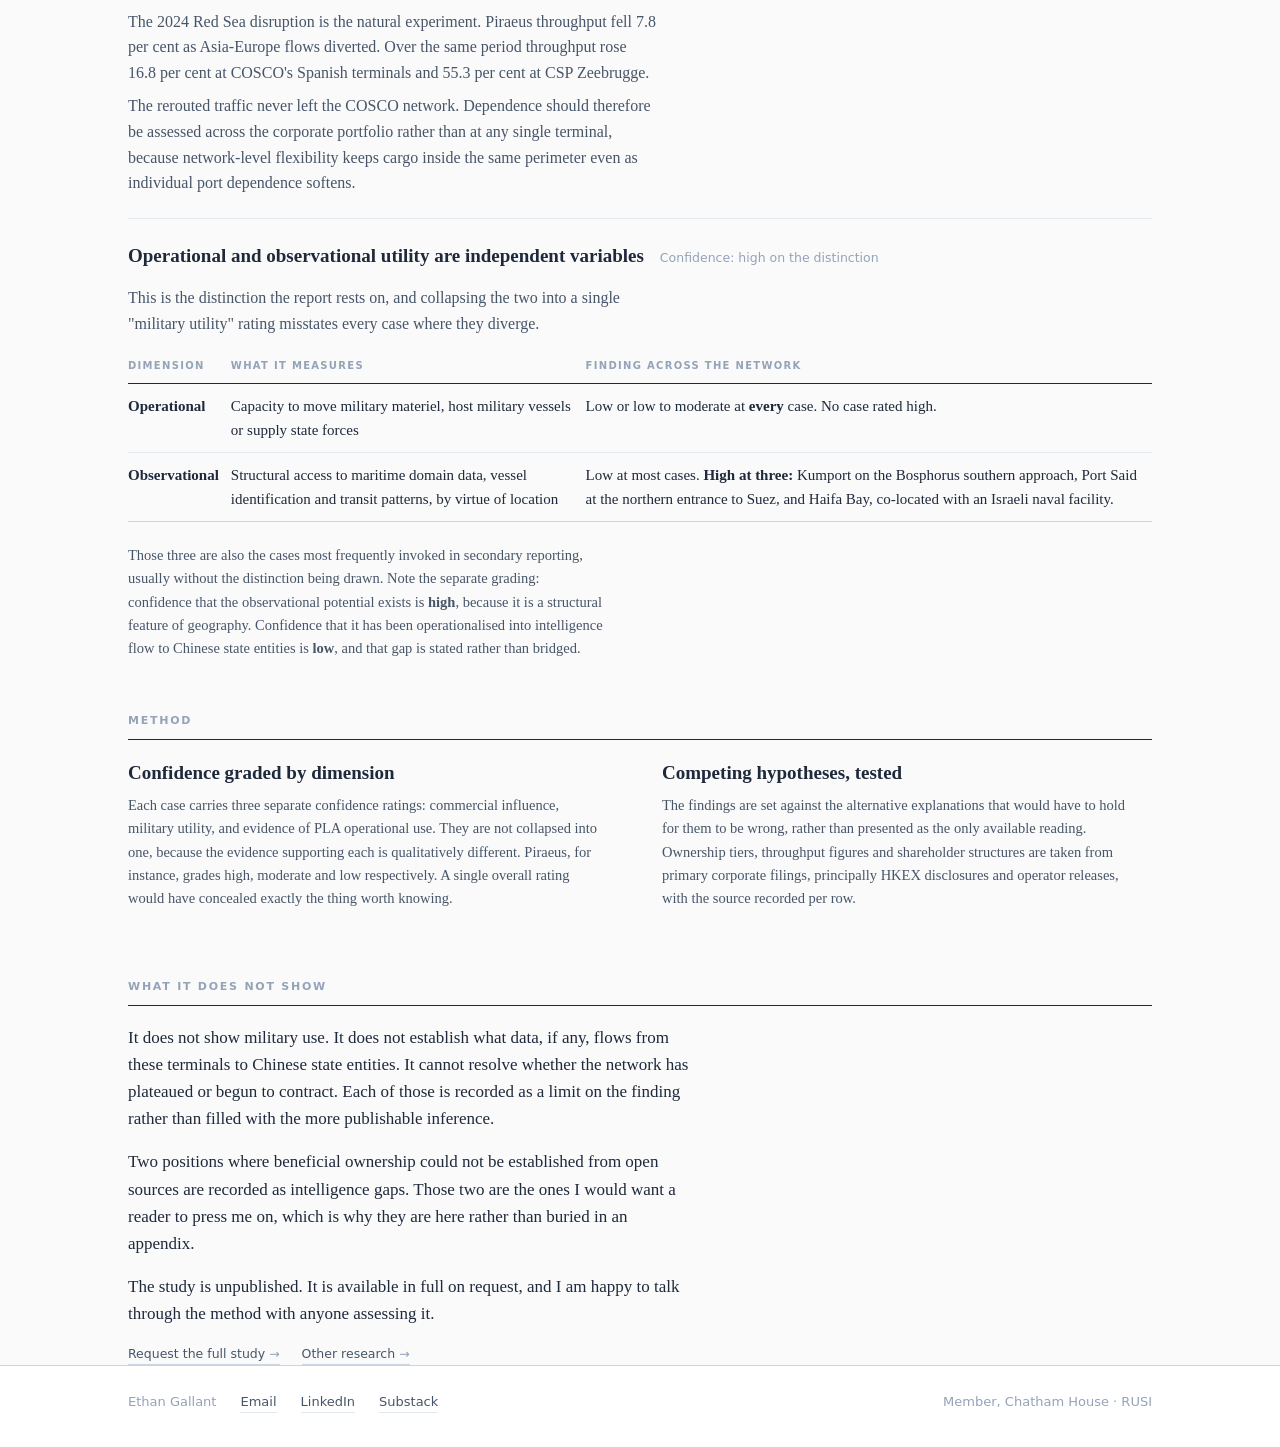
<file: research/mediterranean-ports/index.html>
<!DOCTYPE html>
<html lang="en-GB">
<head>
<meta charset="utf-8">
<meta name="viewport" content="width=device-width, initial-scale=1">
<title>Commercial Infrastructure, Strategic Dependence — Ethan Gallant</title>
<meta name="description" content="Chinese state-linked ownership across eleven Mediterranean container terminals, assessed against NATO logistical exposure. Confidence graded separately for commercial influence, military utility and evidence of operational use.">
<link rel="stylesheet" href="/assets/site.css">
</head>
<body>

<a class="skip" href="#main">Skip to content</a>

<header class="masthead">
  <div class="wrap">
    <a class="wordmark" href="/">Ethan Gallant <span>· OSINT</span></a>
    <nav>
      <a href="/">Overview</a>
      <a href="/research/" aria-current="page">Research</a>
      <a href="/writing/">Writing</a>
      <a href="/cv/">CV</a>
    </nav>
  </div>
</header>

<main class="wrap" id="main">

  <h1>Commercial Infrastructure, Strategic Dependence</h1>

  <p class="lede">Chinese state-linked ownership across eleven Mediterranean
  container terminals, assessed against NATO logistical exposure. Forty pages,
  completed July 2026.</p>

  <p class="meta">Corporate registries · HKEX filings · Analysis of Competing Hypotheses · Dimension-specific confidence grading</p>

  <h2>The question</h2>

  <p>To what extent do Chinese commercial investments in Mediterranean port
  infrastructure create strategic dependencies relevant to NATO logistics?</p>

  <p>It is a question usually answered in one of two unsatisfying ways. Either
  Chinese equity is treated as equivalent to Chinese control, which produces
  alarm the corporate structures do not support. Or the absence of naval port
  calls is treated as the absence of a problem, which ignores what commercial
  concentration does on its own.</p>

  <h2>The answer, in three parts</h2>

  <div class="callout">
    <p><strong>High confidence.</strong> There is material commercial
    concentration within a specific corporate perimeter, dominated by COSCO
    Shipping Ports, and three positions carry high observational utility as a
    function of their location.</p>
    <p><strong>Moderate confidence.</strong> That concentration has dependency
    implications for European logistical resilience.</p>
    <p><strong>Not supported.</strong> Publicly available evidence does not
    substantiate claims of routine PLA or PLAN operational use of any position
    in the network. The commercial dependency argument is far better evidenced
    than the direct military use argument, and the report says so.</p>
  </div>

  <h2>The network</h2>

  <figure>
    <img src="/assets/img/med-ports-network.png"
         alt="Map of the Mediterranean and western Europe showing Chinese-linked
              container terminals, Chinese exits and failed engagements, NATO
              strategic ports and adjacent Chinese industrial investment, each
              plotted as a categorised point.">
    <figcaption><b>Figure 1.</b> Chinese-linked Mediterranean and western
    European port positions, plotted against NATO strategic ports, with
    documented exits, failed engagements and adjacent industrial investment
    shown as separate categories. Built in Kepler.gl from the study's own
    ownership matrix, itself compiled from HKEX filings, operator disclosures
    and corporate registries. Produced by Ethan Gallant, July 2026.</figcaption>
  </figure>

  <p>Eleven positions of analytical significance, across three ownership tiers,
  five Chinese entities and seven jurisdictions.</p>

  <table>
    <thead>
      <tr><th>Tier</th><th>Positions</th><th class="num">Count</th></tr>
    </thead>
    <tbody>
      <tr>
        <td><strong>Tier 1</strong><br><span class="small">Majority ownership, direct board and operational authority</span></td>
        <td>Piraeus, Valencia, Bilbao, Kumport</td>
        <td class="num">4</td>
      </tr>
      <tr>
        <td><strong>Tier 2</strong><br><span class="small">Significant influence, board seats and veto rights without control</span></td>
        <td>Vado Ligure, Suez Canal Container Terminal, Fos-sur-Mer, Malta Freeport, Thessaloniki</td>
        <td class="num">5</td>
      </tr>
      <tr>
        <td><strong>Tier 3</strong><br><span class="small">Operational concession without controlling equity</span></td>
        <td>Haifa Bay, now a mixed Tier 2 and 3 configuration after the July 2025 partial divestment</td>
        <td class="num">1</td>
      </tr>
      <tr>
        <td><strong>Separate category</strong><br><span class="small">Hong Kong listed private operator, not SASAC controlled</span></td>
        <td>Barcelona (BEST), held by Hutchison Port Holdings</td>
        <td class="num">1</td>
      </tr>
    </tbody>
  </table>

  <p class="small">The count rises to fourteen if the three Atlantic-coast
  French terminals in the same China Merchants portfolio are included. They are
  part of the same corporate network but excluded on geographical grounds.
  Published figures for this network vary between roughly ten and fifteen
  positions, and the variation is almost entirely a function of inclusion rules
  like these, which is why the report states its own.</p>

  <h2>Five findings</h2>

  <div class="entry">
    <div class="top"><h3>Ownership is heterogeneous, not a bloc</h3>
    <span class="where">Confidence: high</span></div>
    <p>The four SASAC-controlled entities are ultimately subject to central
    government oversight but maintain distinct corporate boards, separate
    reporting lines and competing commercial priorities. Hutchison, Hong Kong
    listed, has a qualitatively different relationship with Beijing. Treating
    "Chinese-linked" as an undifferentiated category overstates the coherence of
    the network.</p>
  </div>

  <div class="entry">
    <div class="top"><h3>Co-investment with Western operators is the dominant pattern</h3>
    <span class="where">Confidence: high</span></div>
    <p>APM Terminals holds majority operational stakes alongside COSCO at Vado
    Ligure and at Port Said. CMA CGM holds significant minority stakes at
    Valencia and Bilbao. The July 2025 sale of a 25 per cent interest in the
    Haifa Bay terminal to Israel's Noy Fund extends the pattern into the
    concession model.</p>
    <p>The consequence is direct. Any assessment using Chinese equity share as a
    proxy for operational control systematically overstates the extent to which
    Chinese state direction can be exercised at terminal level.</p>
  </div>

  <div class="entry">
    <div class="top"><h3>The network is not expanding monotonically</h3>
    <span class="where">Confidence: high on the trajectory, low on the interpretation</span></div>
    <p>The Naples exit in 2016, the failed engagement at Trieste, Italy's
    withdrawal from the Belt and Road Initiative in December 2023 and the
    partial Haifa divestment in July 2025 form a pattern of contraction and
    unrealised engagement. There have been no new Tier 1 acquisitions since
    October 2021.</p>
    <p>Whether that is a stable plateau or an early phase of contraction cannot
    be established from the present evidence, and the report grades that
    interpretation <strong>low</strong> rather than choosing the more
    interesting reading.</p>
  </div>

  <div class="entry">
    <div class="top"><h3>Dependence operates at network level, not port level</h3>
    <span class="where">Confidence: high</span></div>
    <p>The 2024 Red Sea disruption is the natural experiment. Piraeus throughput
    fell 7.8 per cent as Asia-Europe flows diverted. Over the same period
    throughput rose 16.8 per cent at COSCO's Spanish terminals and 55.3 per cent
    at CSP Zeebrugge.</p>
    <p>The rerouted traffic never left the COSCO network. Dependence should
    therefore be assessed across the corporate portfolio rather than at any
    single terminal, because network-level flexibility keeps cargo inside the
    same perimeter even as individual port dependence softens.</p>
  </div>

  <div class="entry">
    <div class="top"><h3>Operational and observational utility are independent variables</h3>
    <span class="where">Confidence: high on the distinction</span></div>
    <p>This is the distinction the report rests on, and collapsing the two into
    a single "military utility" rating misstates every case where they
    diverge.</p>
  </div>

  <table>
    <thead>
      <tr><th>Dimension</th><th>What it measures</th><th>Finding across the network</th></tr>
    </thead>
    <tbody>
      <tr>
        <td><strong>Operational</strong></td>
        <td>Capacity to move military materiel, host military vessels or supply state forces</td>
        <td>Low or low to moderate at <strong>every</strong> case. No case rated high.</td>
      </tr>
      <tr>
        <td><strong>Observational</strong></td>
        <td>Structural access to maritime domain data, vessel identification and transit patterns, by virtue of location</td>
        <td>Low at most cases. <strong>High at three:</strong> Kumport on the Bosphorus southern approach, Port Said at the northern entrance to Suez, and Haifa Bay, co-located with an Israeli naval facility.</td>
      </tr>
    </tbody>
  </table>

  <p class="small">Those three are also the cases most frequently invoked in
  secondary reporting, usually without the distinction being drawn. Note the
  separate grading: confidence that the observational potential exists is
  <strong>high</strong>, because it is a structural feature of geography.
  Confidence that it has been operationalised into intelligence flow to Chinese
  state entities is <strong>low</strong>, and that gap is stated rather than
  bridged.</p>

  <h2>Method</h2>

  <div class="cols">
    <div>
      <h3>Confidence graded by dimension</h3>
      <p class="small">Each case carries three separate confidence ratings:
      commercial influence, military utility, and evidence of PLA operational
      use. They are not collapsed into one, because the evidence supporting each
      is qualitatively different. Piraeus, for instance, grades high, moderate
      and low respectively. A single overall rating would have concealed exactly
      the thing worth knowing.</p>
    </div>
    <div>
      <h3>Competing hypotheses, tested</h3>
      <p class="small">The findings are set against the alternative
      explanations that would have to hold for them to be wrong, rather than
      presented as the only available reading. Ownership tiers, throughput
      figures and shareholder structures are taken from primary corporate
      filings, principally HKEX disclosures and operator releases, with the
      source recorded per row.</p>
    </div>
  </div>

  <h2>What it does not show</h2>

  <p>It does not show military use. It does not establish what data, if any,
  flows from these terminals to Chinese state entities. It cannot resolve
  whether the network has plateaued or begun to contract. Each of those is
  recorded as a limit on the finding rather than filled with the more
  publishable inference.</p>

  <p>Two positions where beneficial ownership could not be established from open
  sources are recorded as intelligence gaps. Those two are the ones I would want
  a reader to press me on, which is why they are here rather than buried in an
  appendix.</p>

  <p>The study is unpublished. It is available in full on request, and I am
  happy to talk through the method with anyone assessing it.</p>

  <div class="golinks">
    <a href="mailto:ethan.gallant03@gmail.com?subject=Commercial%20Infrastructure%2C%20Strategic%20Dependence">Request the full study</a>
    <a href="/research/">Other research</a>
  </div>

</main>

<footer>
  <div class="wrap">
    <span>Ethan Gallant</span>
    <a href="mailto:ethan.gallant03@gmail.com">Email</a>
    <a href="https://linkedin.com/in/ethangallant">LinkedIn</a>
    <a href="https://ethangallantosint.substack.com">Substack</a>
    <span class="right">Member, Chatham House · RUSI</span>
  </div>
</footer>

</body>
</html>
</file>
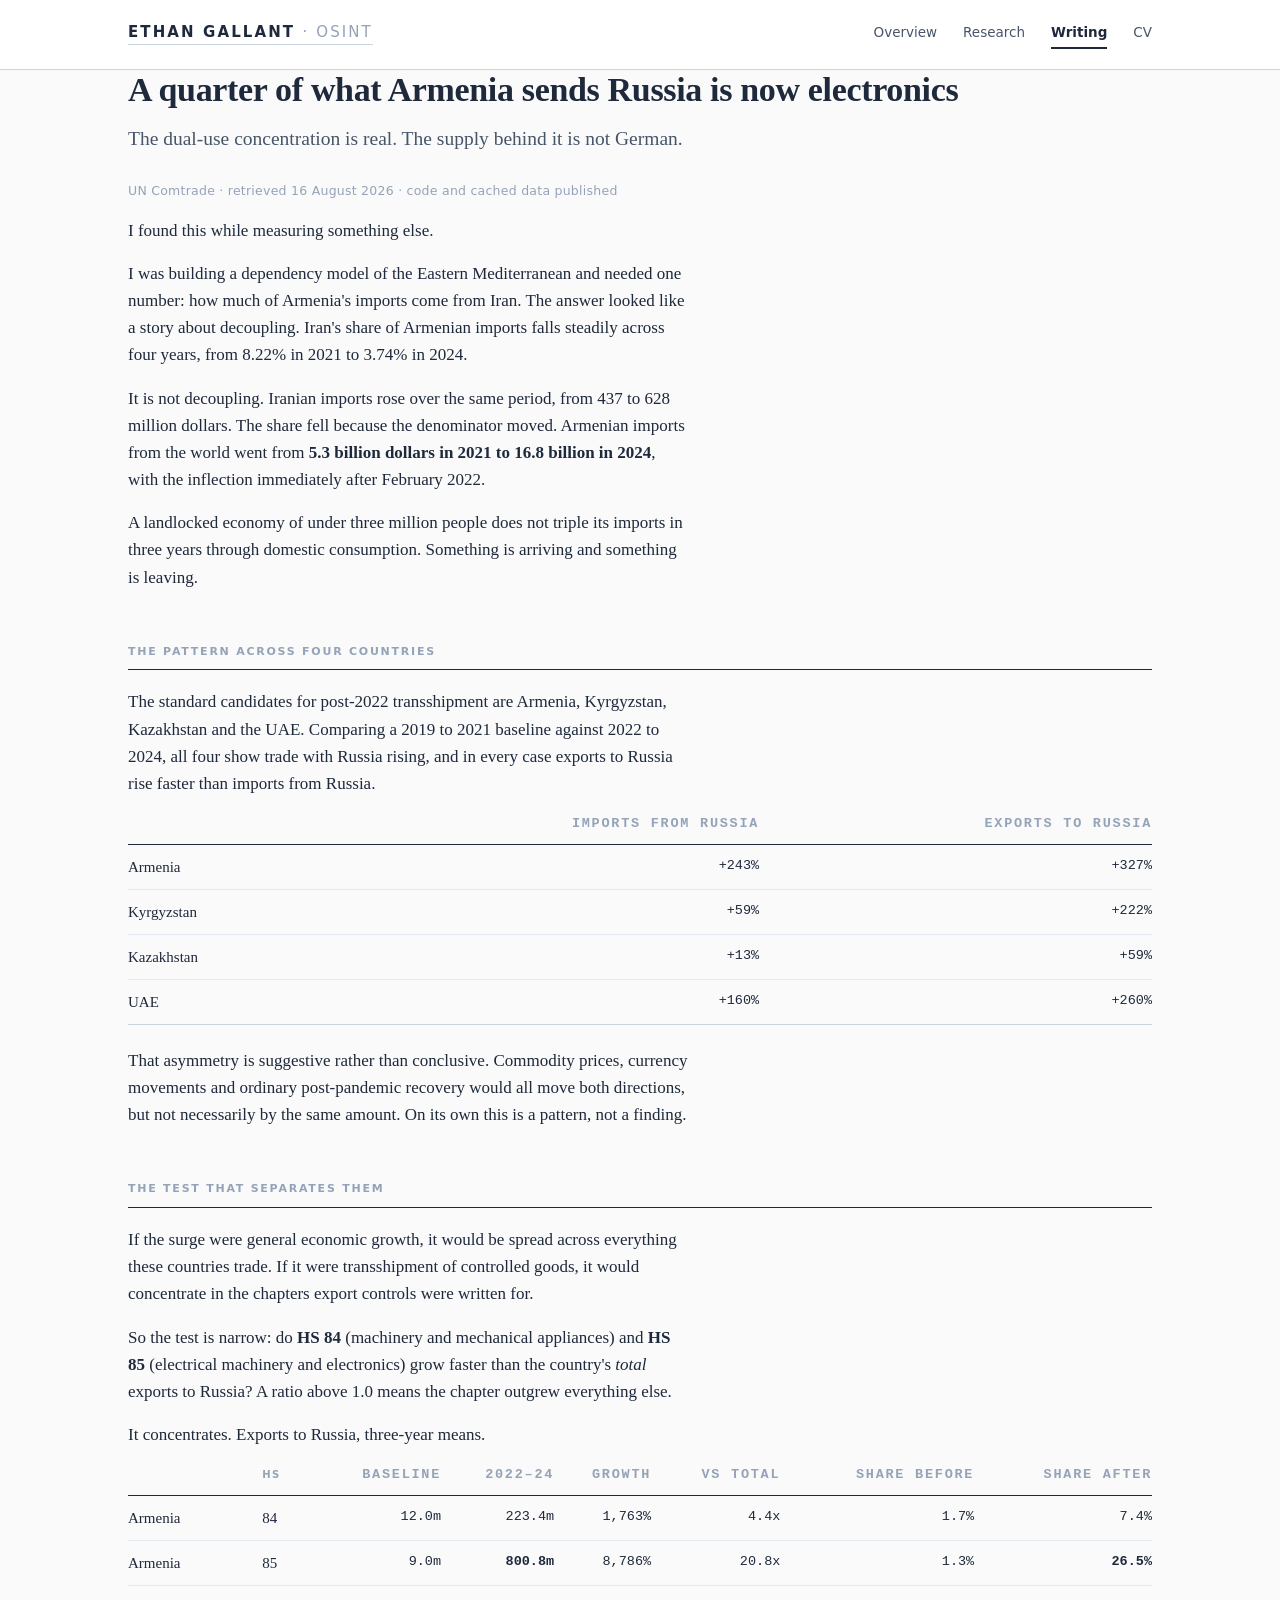
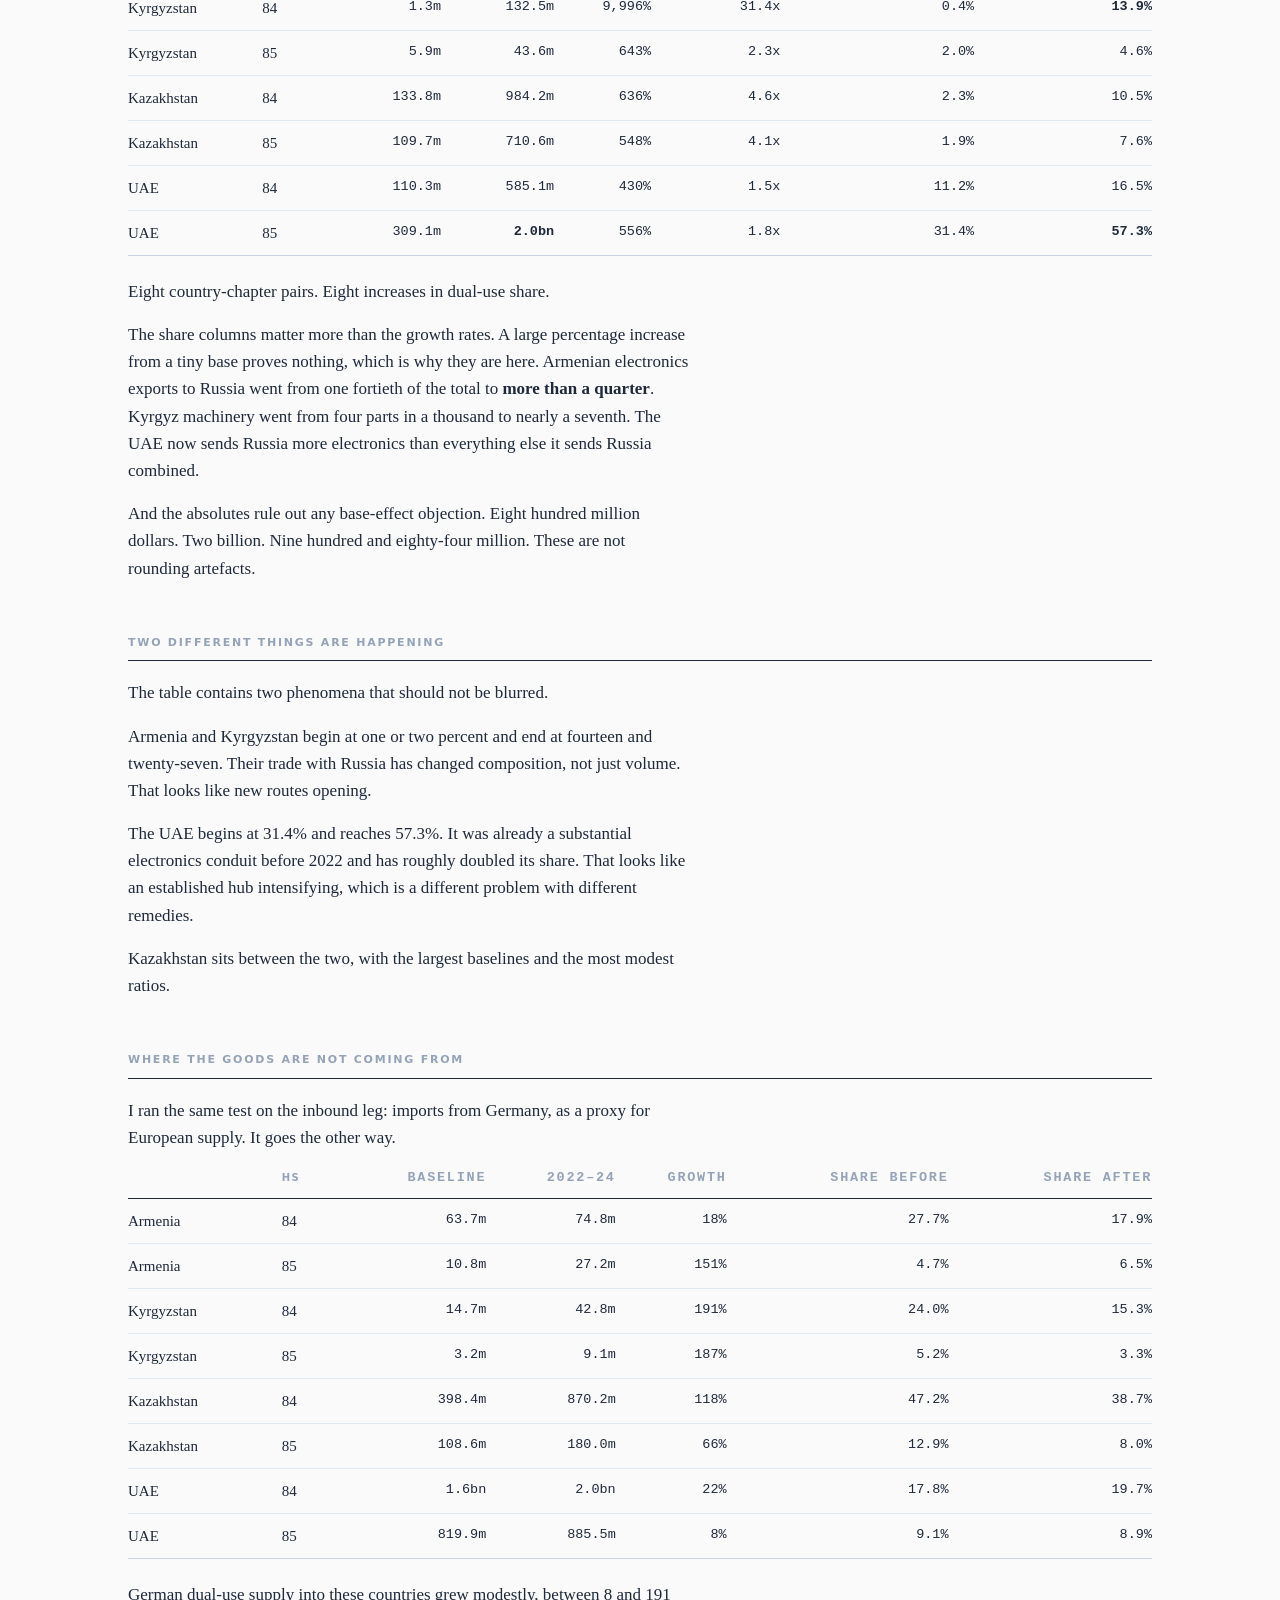
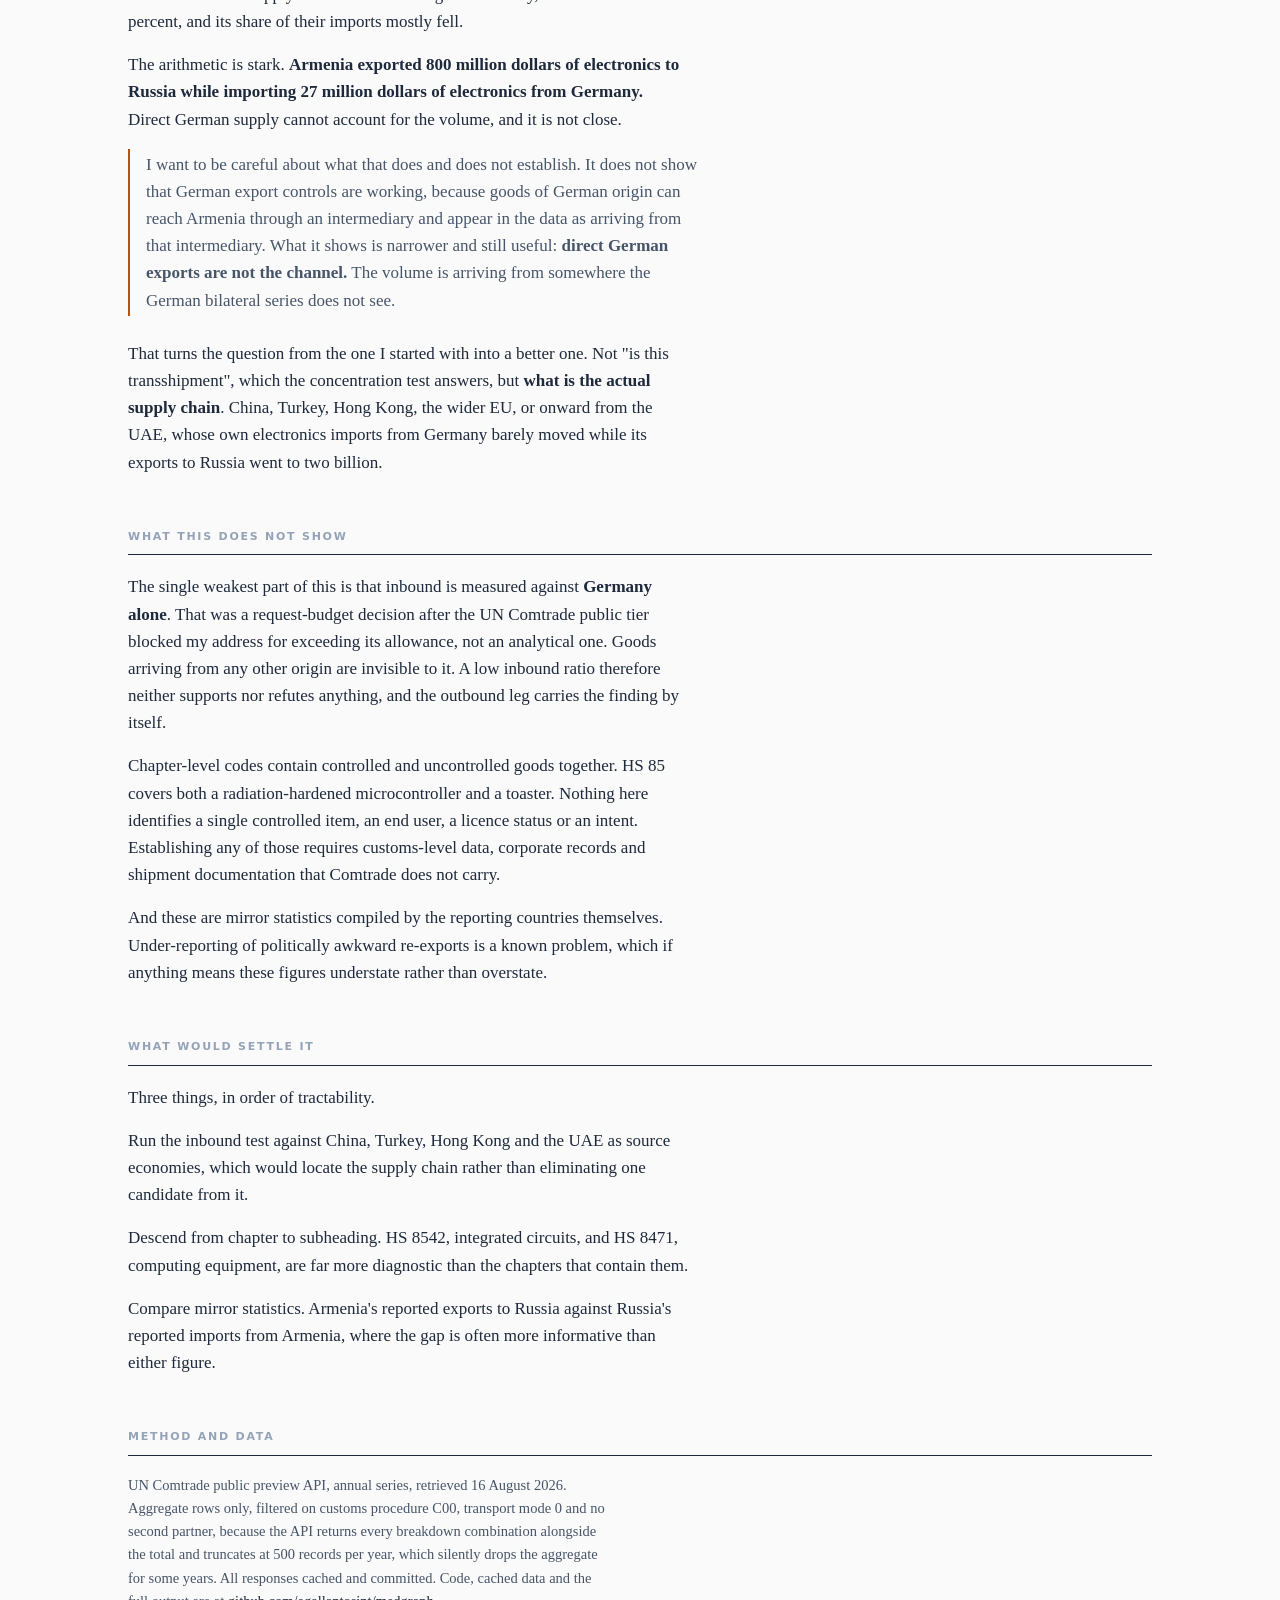
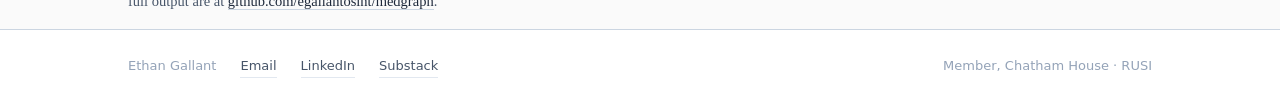
<file: writing/dual-use-displacement/index.html>
<!DOCTYPE html>
<html lang="en-GB">
<head>
<meta charset="utf-8">
<meta name="viewport" content="width=device-width, initial-scale=1">
<title>A quarter of what Armenia sends Russia is now electronics — Ethan Gallant</title>
<meta name="description" content="Dual-use share rose in all eight country and chapter pairs tested against UN Comtrade. Direct German supply cannot account for the volume.">
<link rel="stylesheet" href="/assets/site.css">
</head>
<body>

<a class="skip" href="#main">Skip to content</a>

<header class="masthead">
  <div class="wrap">
    <a class="wordmark" href="/">Ethan Gallant <span>· OSINT</span></a>
    <nav>
      <a href="/">Overview</a>
      <a href="/research/">Research</a>
      <a href="/writing/" aria-current="page">Writing</a>
      <a href="/cv/">CV</a>
    </nav>
  </div>
</header>

<main class="wrap" id="main">

  <h1>A quarter of what Armenia sends Russia is now electronics</h1>

  <p class="lede">The dual-use concentration is real. The supply behind it is
  not German.</p>

  <p class="meta">UN Comtrade · retrieved 16 August 2026 · code and cached data published</p>

  <p>I found this while measuring something else.</p>

  <p>I was building a dependency model of the Eastern Mediterranean and needed
  one number: how much of Armenia's imports come from Iran. The answer looked
  like a story about decoupling. Iran's share of Armenian imports falls steadily
  across four years, from 8.22% in 2021 to 3.74% in 2024.</p>

  <p>It is not decoupling. Iranian imports rose over the same period, from 437
  to 628 million dollars. The share fell because the denominator moved. Armenian
  imports from the world went from <strong>5.3 billion dollars in 2021 to 16.8
  billion in 2024</strong>, with the inflection immediately after February
  2022.</p>

  <p>A landlocked economy of under three million people does not triple its
  imports in three years through domestic consumption. Something is arriving and
  something is leaving.</p>

  <h2>The pattern across four countries</h2>

  <p>The standard candidates for post-2022 transshipment are Armenia,
  Kyrgyzstan, Kazakhstan and the UAE. Comparing a 2019 to 2021 baseline against
  2022 to 2024, all four show trade with Russia rising, and in every case
  exports to Russia rise faster than imports from Russia.</p>

  <div class="tablewrap">
  <table>
    <thead>
      <tr><th></th><th class="num">Imports from Russia</th><th class="num">Exports to Russia</th></tr>
    </thead>
    <tbody>
      <tr><td>Armenia</td><td class="num">+243%</td><td class="num">+327%</td></tr>
      <tr><td>Kyrgyzstan</td><td class="num">+59%</td><td class="num">+222%</td></tr>
      <tr><td>Kazakhstan</td><td class="num">+13%</td><td class="num">+59%</td></tr>
      <tr><td>UAE</td><td class="num">+160%</td><td class="num">+260%</td></tr>
    </tbody>
  </table>
  </div>

  <p>That asymmetry is suggestive rather than conclusive. Commodity prices,
  currency movements and ordinary post-pandemic recovery would all move both
  directions, but not necessarily by the same amount. On its own this is a
  pattern, not a finding.</p>

  <h2>The test that separates them</h2>

  <p>If the surge were general economic growth, it would be spread across
  everything these countries trade. If it were transshipment of controlled
  goods, it would concentrate in the chapters export controls were written
  for.</p>

  <p>So the test is narrow: do <strong>HS 84</strong> (machinery and mechanical
  appliances) and <strong>HS 85</strong> (electrical machinery and electronics)
  grow faster than the country's <em>total</em> exports to Russia? A ratio above
  1.0 means the chapter outgrew everything else.</p>

  <p>It concentrates. Exports to Russia, three-year means.</p>

  <div class="tablewrap">
  <table>
    <thead>
      <tr>
        <th></th><th>HS</th><th class="num">Baseline</th><th class="num">2022–24</th>
        <th class="num">Growth</th><th class="num">vs total</th>
        <th class="num">Share before</th><th class="num">Share after</th>
      </tr>
    </thead>
    <tbody>
      <tr><td>Armenia</td><td>84</td><td class="num">12.0m</td><td class="num">223.4m</td><td class="num">1,763%</td><td class="num">4.4x</td><td class="num">1.7%</td><td class="num">7.4%</td></tr>
      <tr><td>Armenia</td><td>85</td><td class="num">9.0m</td><td class="num"><strong>800.8m</strong></td><td class="num">8,786%</td><td class="num">20.8x</td><td class="num">1.3%</td><td class="num"><strong>26.5%</strong></td></tr>
      <tr><td>Kyrgyzstan</td><td>84</td><td class="num">1.3m</td><td class="num">132.5m</td><td class="num">9,996%</td><td class="num">31.4x</td><td class="num">0.4%</td><td class="num"><strong>13.9%</strong></td></tr>
      <tr><td>Kyrgyzstan</td><td>85</td><td class="num">5.9m</td><td class="num">43.6m</td><td class="num">643%</td><td class="num">2.3x</td><td class="num">2.0%</td><td class="num">4.6%</td></tr>
      <tr><td>Kazakhstan</td><td>84</td><td class="num">133.8m</td><td class="num">984.2m</td><td class="num">636%</td><td class="num">4.6x</td><td class="num">2.3%</td><td class="num">10.5%</td></tr>
      <tr><td>Kazakhstan</td><td>85</td><td class="num">109.7m</td><td class="num">710.6m</td><td class="num">548%</td><td class="num">4.1x</td><td class="num">1.9%</td><td class="num">7.6%</td></tr>
      <tr><td>UAE</td><td>84</td><td class="num">110.3m</td><td class="num">585.1m</td><td class="num">430%</td><td class="num">1.5x</td><td class="num">11.2%</td><td class="num">16.5%</td></tr>
      <tr><td>UAE</td><td>85</td><td class="num">309.1m</td><td class="num"><strong>2.0bn</strong></td><td class="num">556%</td><td class="num">1.8x</td><td class="num">31.4%</td><td class="num"><strong>57.3%</strong></td></tr>
    </tbody>
  </table>
  </div>

  <p>Eight country-chapter pairs. Eight increases in dual-use share.</p>

  <p>The share columns matter more than the growth rates. A large percentage
  increase from a tiny base proves nothing, which is why they are here. Armenian
  electronics exports to Russia went from one fortieth of the total to
  <strong>more than a quarter</strong>. Kyrgyz machinery went from four parts in
  a thousand to nearly a seventh. The UAE now sends Russia more electronics than
  everything else it sends Russia combined.</p>

  <p>And the absolutes rule out any base-effect objection. Eight hundred million
  dollars. Two billion. Nine hundred and eighty-four million. These are not
  rounding artefacts.</p>

  <h2>Two different things are happening</h2>

  <p>The table contains two phenomena that should not be blurred.</p>

  <p>Armenia and Kyrgyzstan begin at one or two percent and end at fourteen and
  twenty-seven. Their trade with Russia has changed composition, not just
  volume. That looks like new routes opening.</p>

  <p>The UAE begins at 31.4% and reaches 57.3%. It was already a substantial
  electronics conduit before 2022 and has roughly doubled its share. That looks
  like an established hub intensifying, which is a different problem with
  different remedies.</p>

  <p>Kazakhstan sits between the two, with the largest baselines and the most
  modest ratios.</p>

  <h2>Where the goods are not coming from</h2>

  <p>I ran the same test on the inbound leg: imports from Germany, as a proxy
  for European supply. It goes the other way.</p>

  <div class="tablewrap">
  <table>
    <thead>
      <tr>
        <th></th><th>HS</th><th class="num">Baseline</th><th class="num">2022–24</th>
        <th class="num">Growth</th><th class="num">Share before</th><th class="num">Share after</th>
      </tr>
    </thead>
    <tbody>
      <tr><td>Armenia</td><td>84</td><td class="num">63.7m</td><td class="num">74.8m</td><td class="num">18%</td><td class="num">27.7%</td><td class="num">17.9%</td></tr>
      <tr><td>Armenia</td><td>85</td><td class="num">10.8m</td><td class="num">27.2m</td><td class="num">151%</td><td class="num">4.7%</td><td class="num">6.5%</td></tr>
      <tr><td>Kyrgyzstan</td><td>84</td><td class="num">14.7m</td><td class="num">42.8m</td><td class="num">191%</td><td class="num">24.0%</td><td class="num">15.3%</td></tr>
      <tr><td>Kyrgyzstan</td><td>85</td><td class="num">3.2m</td><td class="num">9.1m</td><td class="num">187%</td><td class="num">5.2%</td><td class="num">3.3%</td></tr>
      <tr><td>Kazakhstan</td><td>84</td><td class="num">398.4m</td><td class="num">870.2m</td><td class="num">118%</td><td class="num">47.2%</td><td class="num">38.7%</td></tr>
      <tr><td>Kazakhstan</td><td>85</td><td class="num">108.6m</td><td class="num">180.0m</td><td class="num">66%</td><td class="num">12.9%</td><td class="num">8.0%</td></tr>
      <tr><td>UAE</td><td>84</td><td class="num">1.6bn</td><td class="num">2.0bn</td><td class="num">22%</td><td class="num">17.8%</td><td class="num">19.7%</td></tr>
      <tr><td>UAE</td><td>85</td><td class="num">819.9m</td><td class="num">885.5m</td><td class="num">8%</td><td class="num">9.1%</td><td class="num">8.9%</td></tr>
    </tbody>
  </table>
  </div>

  <p>German dual-use supply into these countries grew modestly, between 8 and
  191 percent, and its share of their imports mostly fell.</p>

  <p>The arithmetic is stark. <strong>Armenia exported 800 million dollars of
  electronics to Russia while importing 27 million dollars of electronics from
  Germany.</strong> Direct German supply cannot account for the volume, and it
  is not close.</p>

  <div class="callout">
    <p>I want to be careful about what that does and does not establish. It does
    not show that German export controls are working, because goods of German
    origin can reach Armenia through an intermediary and appear in the data as
    arriving from that intermediary. What it shows is narrower and still useful:
    <strong>direct German exports are not the channel.</strong> The volume is
    arriving from somewhere the German bilateral series does not see.</p>
  </div>

  <p>That turns the question from the one I started with into a better one. Not
  "is this transshipment", which the concentration test answers, but
  <strong>what is the actual supply chain</strong>. China, Turkey, Hong Kong,
  the wider EU, or onward from the UAE, whose own electronics imports from
  Germany barely moved while its exports to Russia went to two billion.</p>

  <h2>What this does not show</h2>

  <p>The single weakest part of this is that inbound is measured against
  <strong>Germany alone</strong>. That was a request-budget decision after the
  UN Comtrade public tier blocked my address for exceeding its allowance, not an
  analytical one. Goods arriving from any other origin are invisible to it. A
  low inbound ratio therefore neither supports nor refutes anything, and the
  outbound leg carries the finding by itself.</p>

  <p>Chapter-level codes contain controlled and uncontrolled goods together. HS
  85 covers both a radiation-hardened microcontroller and a toaster. Nothing
  here identifies a single controlled item, an end user, a licence status or an
  intent. Establishing any of those requires customs-level data, corporate
  records and shipment documentation that Comtrade does not carry.</p>

  <p>And these are mirror statistics compiled by the reporting countries
  themselves. Under-reporting of politically awkward re-exports is a known
  problem, which if anything means these figures understate rather than
  overstate.</p>

  <h2>What would settle it</h2>

  <p>Three things, in order of tractability.</p>

  <p>Run the inbound test against China, Turkey, Hong Kong and the UAE as source
  economies, which would locate the supply chain rather than eliminating one
  candidate from it.</p>

  <p>Descend from chapter to subheading. HS 8542, integrated circuits, and HS
  8471, computing equipment, are far more diagnostic than the chapters that
  contain them.</p>

  <p>Compare mirror statistics. Armenia's reported exports to Russia against
  Russia's reported imports from Armenia, where the gap is often more
  informative than either figure.</p>

  <h2>Method and data</h2>

  <p class="small">UN Comtrade public preview API, annual series, retrieved 16
  August 2026. Aggregate rows only, filtered on customs procedure C00, transport
  mode 0 and no second partner, because the API returns every breakdown
  combination alongside the total and truncates at 500 records per year, which
  silently drops the aggregate for some years. All responses cached and
  committed. Code, cached data and the full output are at
  <a href="https://github.com/egallantosint/medgraph">github.com/egallantosint/medgraph</a>.</p>

</main>

<footer>
  <div class="wrap">
    <span>Ethan Gallant</span>
    <a href="mailto:ethan.gallant03@gmail.com">Email</a>
    <a href="https://linkedin.com/in/ethangallant">LinkedIn</a>
    <a href="https://ethangallantosint.substack.com">Substack</a>
    <span class="right">Member, Chatham House · RUSI</span>
  </div>
</footer>

</body>
</html>
</file>
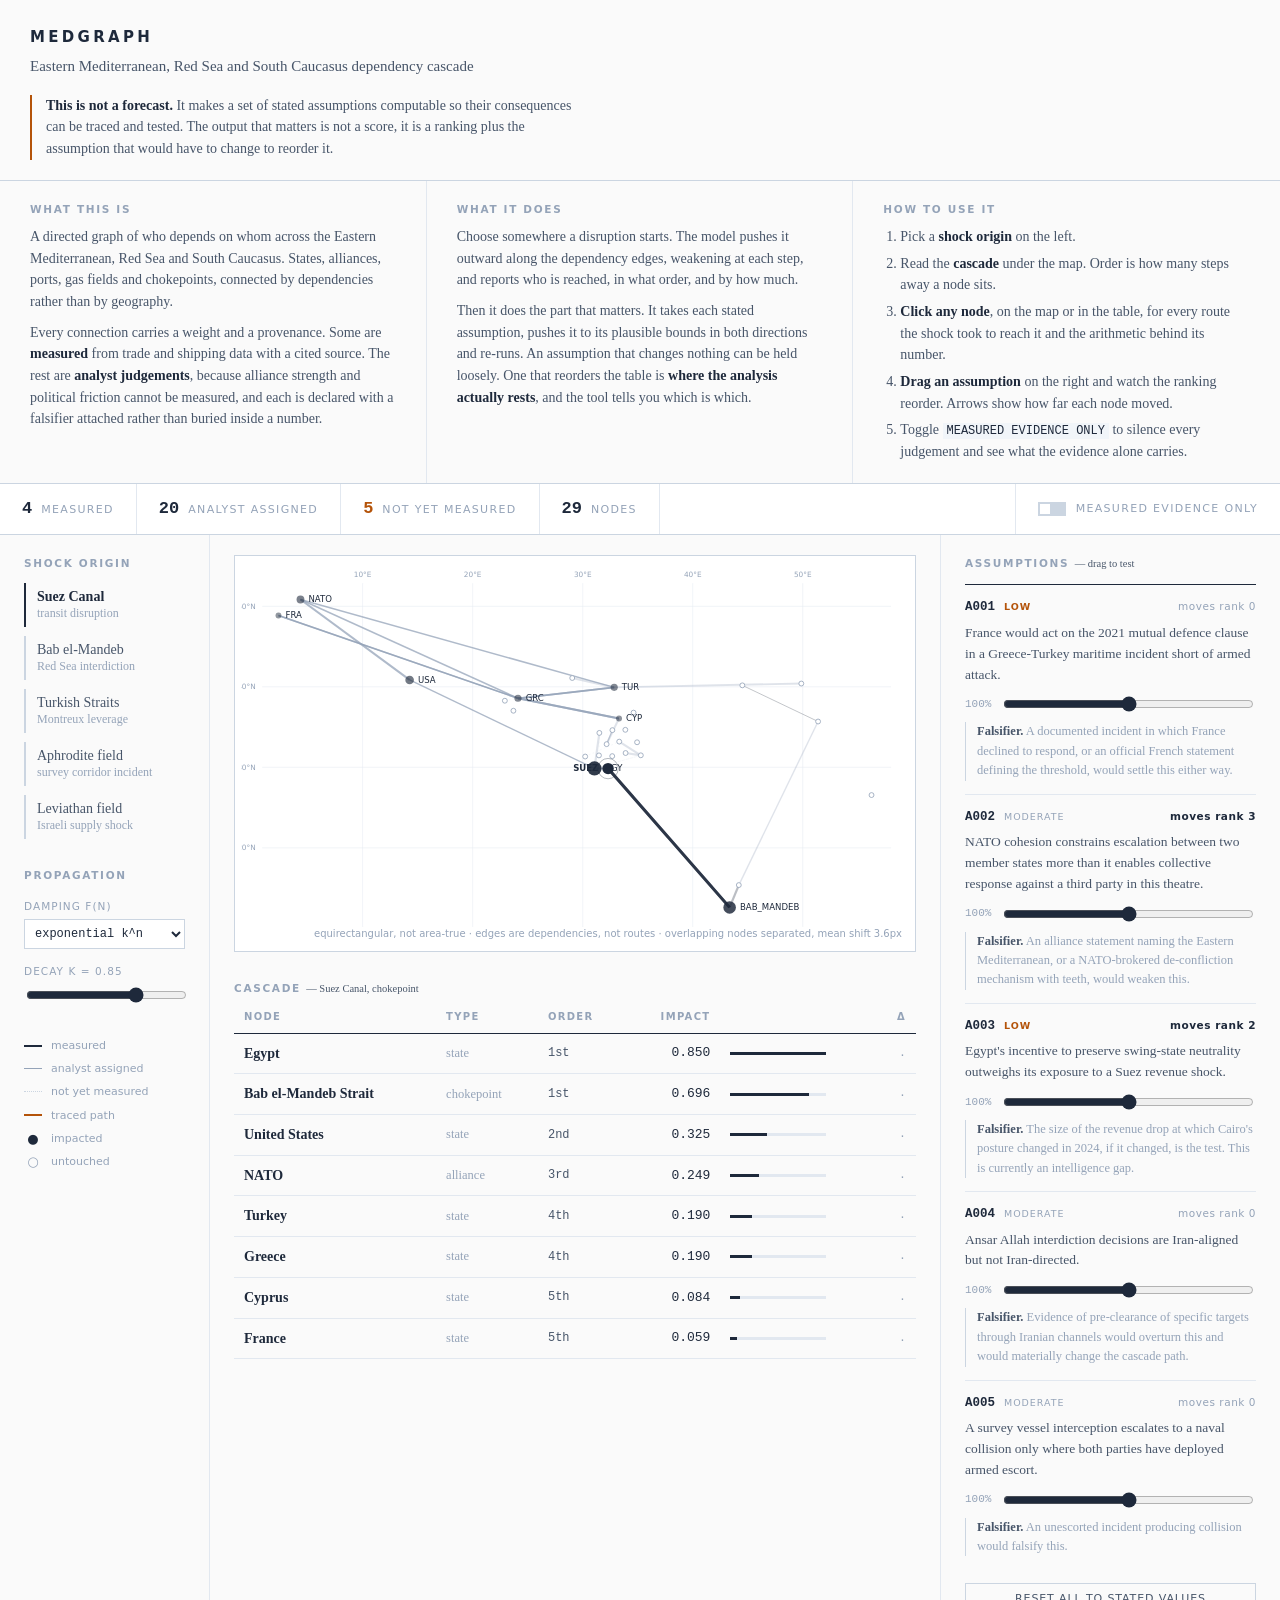
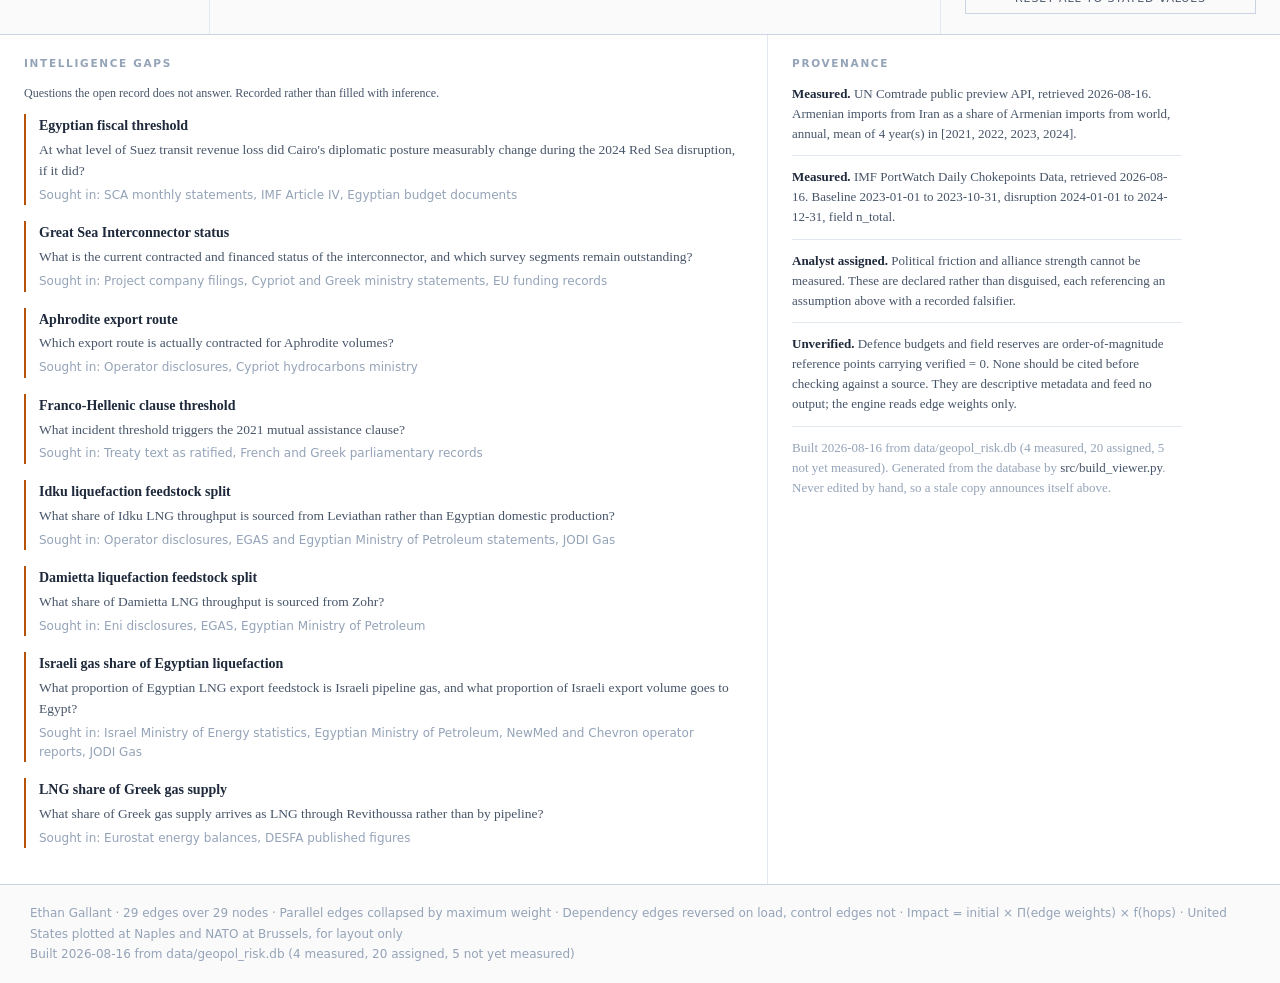
<file: viewer.html>
<!DOCTYPE html>
<html lang="en">
<head>
<meta charset="utf-8">
<meta name="viewport" content="width=device-width, initial-scale=1">
<title>MedGraph — Eastern Mediterranean dependency cascade</title>
<style>
  :root{
    --bg:#FAFAFA;--panel:#FFFFFF;--panel2:#F1F5F9;--line:#E2E8F0;--line2:#CBD5E1;
    --tx:#1E293B;--mut:#475569;--dim:#94A3B8;
    --measured:#1E293B;--assigned:#94A3B8;--unmeasured:#CBD5E1;--accent:#B45309;
    --mono:ui-monospace,SFMono-Regular,"SF Mono",Menlo,Consolas,monospace;
    --serif:Georgia,"Source Serif 4","Times New Roman",serif;
    --sans:system-ui,-apple-system,"Segoe UI",Helvetica,Arial,sans-serif;
  }
  *{box-sizing:border-box}
  body{margin:0;background:var(--bg);color:var(--tx);font:15px/1.55 var(--serif)}
  header{padding:26px 30px 20px;border-bottom:1px solid var(--line2)}
  h1{margin:0;font-family:var(--sans);font-size:15px;letter-spacing:.22em;
     font-weight:600;text-transform:uppercase}
  .sub{color:var(--mut);font-size:15px;margin-top:6px;max-width:62ch}
  .warn{margin-top:16px;padding:0 0 0 14px;border-left:2px solid var(--accent);
        color:var(--mut);font-size:14px;max-width:78ch}
  .warn b{color:var(--tx);font-weight:600}

  .brief{display:grid;grid-template-columns:repeat(3,1fr);
         border-bottom:1px solid var(--line2)}
  @media(max-width:900px){.brief{grid-template-columns:1fr}}
  .brief section{padding:20px 30px;border-right:1px solid var(--line)}
  .brief section:last-child{border-right:none}
  .brief h3{margin:0 0 9px;font-family:var(--sans);font-size:10.5px;letter-spacing:.16em;
            color:var(--dim);font-weight:600;text-transform:uppercase}
  .brief p{margin:0 0 9px;font-size:14px;color:var(--mut)}
  .brief p:last-child{margin-bottom:0}
  .brief b{color:var(--tx);font-weight:600}
  .brief ol{margin:0;padding-left:17px;font-size:14px;color:var(--mut)}
  .brief li{margin-bottom:5px}
  .brief li:last-child{margin-bottom:0}
  .brief code{font-family:var(--mono);font-size:12px;color:var(--tx);
              background:var(--panel2);padding:1px 4px}

  .prov{display:flex;align-items:stretch;border-bottom:1px solid var(--line2);
        font-family:var(--sans);font-size:11px;background:var(--panel)}
  .prov div.c{padding:12px 22px;border-right:1px solid var(--line);
              letter-spacing:.12em;text-transform:uppercase;color:var(--dim)}
  .prov .n{font-family:var(--mono);font-size:17px;font-weight:600;margin-right:9px;
           letter-spacing:0;color:var(--tx)}
  .u .n{color:var(--accent)}
  .mo{margin-left:auto;display:flex;align-items:center;gap:10px;padding:0 22px;
      border-left:1px solid var(--line);cursor:pointer;color:var(--dim);
      letter-spacing:.12em;text-transform:uppercase;font-size:11px}
  .mo:hover{color:var(--tx)}
  .mo.on{color:var(--tx);background:var(--panel2)}
  .sw{width:28px;height:14px;background:var(--line2);position:relative;transition:.15s}
  .sw::after{content:'';position:absolute;top:2px;left:2px;width:10px;height:10px;
             background:var(--panel);transition:.15s}
  .mo.on .sw{background:var(--tx)}
  .mo.on .sw::after{left:16px;background:var(--panel)}

  main{display:grid;grid-template-columns:210px 1fr 340px;min-height:560px}
  @media(max-width:1150px){main{grid-template-columns:1fr}}
  aside,section{padding:20px 24px}
  aside{border-right:1px solid var(--line)}
  aside.right{border-right:none;border-left:1px solid var(--line)}
  h2{font-size:10.5px;letter-spacing:.16em;color:var(--dim);margin:0 0 12px;
     font-family:var(--sans);font-weight:600;text-transform:uppercase}
  h2:not(:first-child){margin-top:28px}
  h2 span{color:var(--mut);letter-spacing:0;text-transform:none;font-weight:400;
          font-family:var(--serif)}

  .orig{display:block;width:100%;text-align:left;background:transparent;color:var(--mut);
        border:0;border-left:2px solid var(--line2);padding:6px 0 6px 11px;margin-bottom:9px;
        cursor:pointer;font-size:14px;font-family:var(--serif)}
  .orig:hover{border-left-color:var(--dim);color:var(--tx)}
  .orig.on{border-left-color:var(--tx);color:var(--tx);font-weight:600}
  .orig small{display:block;color:var(--dim);font-size:12px;font-weight:400;margin-top:1px}
  label.p{display:block;color:var(--dim);font-size:10.5px;margin:14px 0 5px;
          font-family:var(--sans);letter-spacing:.1em;text-transform:uppercase}
  select{width:100%;background:var(--panel);color:var(--tx);border:1px solid var(--line2);
         padding:6px;font-family:var(--mono);font-size:12px}
  input[type=range]{width:100%;height:18px;accent-color:var(--tx)}
  .key{margin-top:26px;font-family:var(--sans);font-size:11px;color:var(--dim)}
  .key div{display:flex;align-items:center;gap:9px;margin-bottom:6px;white-space:nowrap}
  .key i{flex:none;width:18px;height:0}
  .key b{flex:none;width:18px;text-align:center;font-weight:400;font-size:13px;line-height:1}

  .mapwrap{background:var(--panel);border:1px solid var(--line2);
           padding:6px;margin-bottom:22px;position:relative}
  svg{display:block;width:100%;height:auto}
  .maplab{position:absolute;bottom:9px;right:13px;font-family:var(--sans);
          font-size:10px;color:var(--dim)}
  .nd{cursor:pointer}
  .nd:hover circle{stroke:var(--accent)}
  text{font-family:var(--sans);pointer-events:none}

  table{width:100%;border-collapse:collapse;font-size:14px}
  th{text-align:left;font-family:var(--sans);font-size:10px;letter-spacing:.13em;
     color:var(--dim);font-weight:600;padding:0 10px 8px;text-transform:uppercase;
     border-bottom:1px solid var(--tx)}
  th.r,td.r{text-align:right}
  td{padding:9px 10px;border-bottom:1px solid var(--line)}
  tr.row{cursor:pointer}
  tr.row:hover td{background:var(--panel2)}
  tr.row.sel td{background:var(--panel2);box-shadow:inset 2px 0 0 var(--tx)}
  .node{font-weight:600}
  .kind{color:var(--dim);font-size:12.5px}
  .ord{font-family:var(--mono);color:var(--mut);font-size:12px}
  .val{font-family:var(--mono);font-variant-numeric:tabular-nums;font-size:13px}
  .barwrap{width:96px;background:var(--line)}
  .bar{height:3px;background:var(--tx);min-width:2px}
  .mv{font-family:var(--mono);font-size:11.5px}
  .up,.down{color:var(--tx)}.same{color:var(--dim)}

  .trace{margin-top:22px;border-top:1px solid var(--tx);padding-top:14px;display:none}
  .trace.on{display:block}
  .trace h3{margin:0 0 3px;font-size:15px;font-weight:600}
  .trace .lead{color:var(--mut);font-size:13.5px;margin-bottom:12px;max-width:70ch}
  .pth{font-family:var(--mono);font-size:12px;padding:9px 0;
       border-top:1px solid var(--line)}
  .pth .chain{color:var(--tx);margin-bottom:4px}
  .pth .arith{color:var(--dim);font-size:11px}
  .pth .arith b{color:var(--mut);font-weight:400}
  .tot{font-family:var(--sans);font-size:12px;color:var(--mut);
       border-top:1px solid var(--line2);margin-top:11px;padding-top:9px}
  .bdg{display:inline-block;font-family:var(--sans);font-size:8.5px;letter-spacing:.1em;
       margin-left:5px;color:var(--dim)}
  .b-E{color:var(--tx);font-weight:600}
  .b-A{color:var(--dim)}

  .as{border-top:1px solid var(--line);padding:13px 0}
  .as:first-child{border-top:1px solid var(--tx)}
  .as.live{background:var(--panel2);padding-left:11px;margin-left:-11px;
           padding-right:11px;margin-right:-11px}
  .as .top{display:flex;align-items:baseline;gap:9px;margin-bottom:5px}
  .aid{font-family:var(--mono);font-size:12.5px;font-weight:600}
  .chip{font-family:var(--sans);font-size:9.5px;letter-spacing:.1em;text-transform:uppercase;
        color:var(--dim)}
  .c-low{color:var(--accent);font-weight:600}
  .disp{margin-left:auto;font-family:var(--sans);font-size:10.5px;color:var(--dim);
        letter-spacing:.05em}
  .disp.hot{color:var(--tx);font-weight:600}
  .as p{margin:0 0 8px;font-size:13.5px;color:var(--mut)}
  .fals{font-size:12.5px;color:var(--dim);margin-top:7px;padding-left:11px;
        border-left:1px solid var(--line2)}
  .fals b{color:var(--mut);font-weight:600}
  .wt{display:flex;align-items:center;gap:10px;font-family:var(--mono);font-size:11px;
      color:var(--dim)}
  .wt input{flex:1}
  button.reset{width:100%;background:transparent;color:var(--mut);
        border:1px solid var(--line2);padding:8px;cursor:pointer;margin-top:14px;
        font-family:var(--sans);font-size:11px;letter-spacing:.08em;text-transform:uppercase}
  button.reset:hover{border-color:var(--tx);color:var(--tx)}

  .bottom{border-top:1px solid var(--line2);display:grid;grid-template-columns:1.5fr 1fr;
          background:var(--panel)}
  @media(max-width:1150px){.bottom{grid-template-columns:1fr}}
  .bottom section:first-child{border-right:1px solid var(--line)}
  .gap{border-left:2px solid var(--accent);padding:1px 0 1px 13px;margin-bottom:16px}
  .gap b{display:block;font-size:14px;margin-bottom:3px}
  .gap p{margin:0;font-size:13.5px;color:var(--mut)}
  .gap .src{font-size:12px;color:var(--dim);margin-top:4px;font-family:var(--sans)}
  .srcline{font-size:13px;color:var(--mut);padding-bottom:11px;margin-bottom:11px;
           border-bottom:1px solid var(--line);max-width:60ch}
  .srcline b{color:var(--tx);font-weight:600}
  footer{padding:18px 30px;border-top:1px solid var(--line2);color:var(--dim);
         font-size:12px;font-family:var(--sans);line-height:1.7}
</style>
</head>
<body>

<header>
  <h1>MEDGRAPH</h1>
  <div class="sub">Eastern Mediterranean, Red Sea and South Caucasus dependency cascade</div>
  <div class="warn"><b>This is not a forecast.</b> It makes a set of stated assumptions computable so their
  consequences can be traced and tested. The output that matters is not a score, it is a ranking plus the
  assumption that would have to change to reorder it.</div>
</header>

<div class="brief">
  <section>
    <h3>What this is</h3>
    <p>A directed graph of who depends on whom across the Eastern Mediterranean,
    Red Sea and South Caucasus. States, alliances, ports, gas fields and
    chokepoints, connected by dependencies rather than by geography.</p>
    <p>Every connection carries a weight and a provenance. Some are
    <b>measured</b> from trade and shipping data with a cited source. The rest
    are <b>analyst judgements</b>, because alliance strength and political
    friction cannot be measured, and each is declared with a falsifier attached
    rather than buried inside a number.</p>
  </section>

  <section>
    <h3>What it does</h3>
    <p>Choose somewhere a disruption starts. The model pushes it outward along
    the dependency edges, weakening at each step, and reports who is reached, in
    what order, and by how much.</p>
    <p>Then it does the part that matters. It takes each stated assumption,
    pushes it to its plausible bounds in both directions and re-runs. An
    assumption that changes nothing can be held loosely. One that reorders the
    table is <b>where the analysis actually rests</b>, and the tool tells you
    which is which.</p>
  </section>

  <section>
    <h3>How to use it</h3>
    <ol>
      <li>Pick a <b>shock origin</b> on the left.</li>
      <li>Read the <b>cascade</b> under the map. Order is how many steps away a
      node sits.</li>
      <li><b>Click any node</b>, on the map or in the table, for every route the
      shock took to reach it and the arithmetic behind its number.</li>
      <li><b>Drag an assumption</b> on the right and watch the ranking reorder.
      Arrows show how far each node moved.</li>
      <li>Toggle <code>MEASURED EVIDENCE ONLY</code> to silence every judgement
      and see what the evidence alone carries.</li>
    </ol>
  </section>
</div>

<div class="prov">
  <div class="c m"><span class="n" id="pv-m">0</span>MEASURED</div>
  <div class="c a"><span class="n" id="pv-a">0</span>ANALYST ASSIGNED</div>
  <div class="c u"><span class="n" id="pv-u">0</span>NOT YET MEASURED</div>
  <div class="c" style="color:var(--dim)"><span class="n" id="pv-n" style="color:var(--tx)">0</span>NODES</div>
  <div class="mo" id="mo"><div class="sw"></div>MEASURED EVIDENCE ONLY</div>
</div>

<main>
  <aside>
    <h2>Shock origin</h2>
    <div id="origins"></div>
    <h2>Propagation</h2>
    <label class="p">Damping f(n)</label>
    <select id="at">
      <option value="exponential">exponential  k^n</option>
      <option value="linear">linear  1-(1-k)n</option>
      <option value="none">none  1</option>
    </select>
    <label class="p">Decay k = <span id="lab-k">0.85</span></label>
    <input type="range" id="k" min="0.5" max="1" step="0.05" value="0.85">
    <div class="key">
      <div><i style="border-top:2.5px solid var(--measured)"></i>measured</div>
      <div><i style="border-top:1.2px solid var(--assigned)"></i>analyst assigned</div>
      <div><i style="border-top:1px dotted var(--line2)"></i>not yet measured</div>
      <div><i style="border-top:2.5px solid var(--accent)"></i>traced path</div>
      <div><b style="color:var(--tx)">&#9679;</b>impacted</div>
      <div><b style="color:var(--dim)">&#9675;</b>untouched</div>
    </div>
  </aside>

  <section>
    <div class="mapwrap">
      <svg id="map" viewBox="0 0 820 470"></svg>
      <div class="maplab">equirectangular, not area-true · edges are dependencies, not routes · overlapping nodes separated, mean shift 3.6px</div>
    </div>

    <h2>Cascade <span id="ctitle"></span></h2>
    <table>
      <thead><tr><th>Node</th><th>Type</th><th>Order</th><th class="r">Impact</th><th></th><th class="r">Δ</th></tr></thead>
      <tbody id="rows"></tbody>
    </table>
    <div id="empty" style="color:var(--dim);font-size:12.5px;padding:14px 8px;display:none"></div>

    <div class="trace" id="trace"></div>
  </section>

  <aside class="right">
    <h2>Assumptions <span>— drag to test</span></h2>
    <div id="assumps"></div>
    <button class="reset" id="reset">Reset all to stated values</button>
  </aside>
</main>

<div class="bottom">
  <section>
    <h2>Intelligence gaps</h2>
    <div style="color:var(--mut);font-size:12px;margin-bottom:12px">
      Questions the open record does not answer. Recorded rather than filled with inference.
    </div>
    <div id="gaps"></div>
  </section>
  <section>
    <h2>Provenance</h2>
    <div id="srcs"></div>
  </section>
</div>

<footer>
  Ethan Gallant · <span id="ec">0</span> edges over <span id="nc">0</span> nodes ·
  Parallel edges collapsed by maximum weight · Dependency edges reversed on load, control edges not ·
  Impact = initial × Π(edge weights) × f(hops) ·
  United States plotted at Naples and NATO at Brussels, for layout only<br>Built 2026-08-16 from data/geopol_risk.db (4 measured, 20 assigned, 5 not yet measured)
</footer>

<script>
const DATA = {"actors":[{"id":"TUR","name":"Turkey","kind":"state","notes":"Montreux custodian. Contests Greek EEZ and airspace.","lat":39.93,"lon":32.86},{"id":"GRC","name":"Greece","kind":"state","notes":"UNCLOS EEZ claimant. 2021 defence pact with France.","lat":37.98,"lon":23.73},{"id":"CYP","name":"Cyprus","kind":"state","notes":"Aphrodite licensor. Not a NATO member.","lat":35.19,"lon":33.38},{"id":"EGY","name":"Egypt","kind":"state","notes":"Official budget widely held to understate actual spend. Treat as a floor. Suez transit revenue and LNG re-export both exposed.","lat":30.04,"lon":31.24},{"id":"ISR","name":"Israel","kind":"state","notes":"Leviathan and Tamar operator. Great Sea Interconnector partner.","lat":31.78,"lon":35.22},{"id":"FRA","name":"France","kind":"state","notes":"2021 mutual defence clause with Greece. Standing naval presence.","lat":48.86,"lon":2.35},{"id":"USA","name":"United States","kind":"state","notes":"Sixth Fleet. De-escalation objective on the southern flank.","lat":40.85,"lon":14.27,"plotnote":"Naples, US Sixth Fleet"},{"id":"IRN","name":"Iran","kind":"state","notes":"Budget figure contested. Proxy network is the main instrument.","lat":35.69,"lon":51.39},{"id":"AZE","name":"Azerbaijan","kind":"state","notes":"Zangezur corridor claimant. SGC gas supplier to Europe.","lat":40.41,"lon":49.87},{"id":"ARM","name":"Armenia","kind":"state","notes":"Syunik province is the contested land bridge.","lat":40.18,"lon":44.51},{"id":"NATO","name":"NATO","kind":"alliance","notes":"Modelled as an actor to carry Article 5 signalling, not as a budget holder.","lat":50.85,"lon":4.35,"plotnote":"Brussels"},{"id":"HOUTHI","name":"Ansar Allah","kind":"non_state","notes":"Bab el-Mandeb interdiction capability. Iran-aligned, not Iran-controlled.","lat":15.37,"lon":44.19}],"infra":[{"id":"APHRODITE","name":"Aphrodite gas field","kind":"gas_field","lat":33.05,"lon":32.6,"notes":"Cyprus Block 12. Development repeatedly delayed. Export route unresolved."},{"id":"ZOHR","name":"Zohr gas field","kind":"gas_field","lat":33.8,"lon":32.3,"notes":"Underpins Egyptian domestic supply and LNG re-export capacity."},{"id":"LEVIATHAN","name":"Leviathan gas field","kind":"gas_field","lat":33.0,"lon":33.1,"notes":"Exports to Egypt and Jordan."},{"id":"TAMAR","name":"Tamar gas field","kind":"gas_field","lat":32.6,"lon":33.3,"notes":null},{"id":"BAB_MANDEB","name":"Bab el-Mandeb Strait","kind":"chokepoint","lat":12.6,"lon":43.35,"notes":"Pre-2024 throughput commonly cited near 8-9 m b/d oil. Volumes fell sharply during Red Sea interdiction. Use a dated figure, not a standing one."},{"id":"SUEZ","name":"Suez Canal","kind":"chokepoint","lat":30.5,"lon":32.35,"notes":"Transit revenue is a direct Egyptian fiscal exposure, which is the cascade channel that matters here."},{"id":"TURKISH_STRAITS","name":"Turkish Straits","kind":"chokepoint","lat":41.1,"lon":29.05,"notes":"Turkey invoked Article 19 in 2022. Legal control, not just geographic."},{"id":"HORMUZ","name":"Strait of Hormuz","kind":"chokepoint","lat":26.55,"lon":56.25,"notes":"Named in the Ankara Summit Declaration. In scope for the freedom of navigation asymmetry argument."},{"id":"GSI","name":"Great Sea Interconnector","kind":"interconnector","lat":34.5,"lon":32.9,"notes":"Greece to Cyprus to Israel electricity link. Survey operations are the Inject 1 flashpoint. Status contested and repeatedly delayed."},{"id":"PIRAEUS","name":"Port of Piraeus","kind":"port","lat":37.94,"lon":23.62,"notes":"COSCO majority holding. Carries over into the terminals study."},{"id":"PORT_SAID","name":"Port Said","kind":"port","lat":31.26,"lon":32.3,"notes":"Northern Suez approach."},{"id":"HAIFA","name":"Port of Haifa","kind":"port","lat":32.82,"lon":35.0,"notes":"Adani-Gadot acquisition 2023."},{"id":"LIMASSOL","name":"Port of Limassol","kind":"port","lat":34.65,"lon":33.02,"notes":null},{"id":"MERSIN","name":"Port of Mersin","kind":"port","lat":36.79,"lon":34.62,"notes":null},{"id":"IDKU","name":"Idku LNG","kind":"lng_terminal","lat":31.35,"lon":30.3,"notes":"One of two Egyptian liquefaction routes for Israeli and domestic gas."},{"id":"DAMIETTA","name":"Damietta LNG","kind":"lng_terminal","lat":31.45,"lon":31.75,"notes":null},{"id":"REVITHOUSSA","name":"Revithoussa LNG","kind":"lng_terminal","lat":37.95,"lon":23.4,"notes":"Greek import and regasification."}],"rel":[{"u":"GRC","v":"TUR","t":"rival","weight":0.75,"basis":"ASSIGNED","conf":"moderate","aid":"A005","source":"Analyst judgement. Continental shelf and airspace disputes, 2023 Athens Declaration."},{"u":"TUR","v":"GRC","t":"rival","weight":0.75,"basis":"ASSIGNED","conf":"moderate","aid":"A005","source":"Analyst judgement."},{"u":"GRC","v":"FRA","t":"treaty","weight":0.6,"basis":"ASSIGNED","conf":"low","aid":"A001","source":"2021 mutual defence clause. Threshold untested, hence low confidence."},{"u":"FRA","v":"GRC","t":"treaty","weight":0.6,"basis":"ASSIGNED","conf":"low","aid":"A001","source":"Reciprocal."},{"u":"GRC","v":"CYP","t":"ally","weight":0.85,"basis":"ASSIGNED","conf":"high","aid":null,"source":"Analyst judgement."},{"u":"CYP","v":"GRC","t":"ally","weight":0.85,"basis":"ASSIGNED","conf":"high","aid":null,"source":"Analyst judgement."},{"u":"ISR","v":"EGY","t":"energy_dependent","weight":0.0,"basis":"EMPIRICAL","conf":"high","aid":null,"source":"PLACEHOLDER. Compute from Israeli pipeline gas volumes to Egyptian liquefaction. Source: operator and ministry data."},{"u":"EGY","v":"ISR","t":"energy_dependent","weight":0.0,"basis":"EMPIRICAL","conf":"high","aid":null,"source":"PLACEHOLDER. Egyptian LNG re-export depends on Israeli feedstock."},{"u":"USA","v":"NATO","t":"ally","weight":0.9,"basis":"ASSIGNED","conf":"high","aid":"A002","source":"Analyst judgement."},{"u":"NATO","v":"TUR","t":"ally","weight":0.55,"basis":"ASSIGNED","conf":"moderate","aid":"A002","source":"Constrained by the alliance's silence on the Eastern Mediterranean."},{"u":"NATO","v":"GRC","t":"ally","weight":0.55,"basis":"ASSIGNED","conf":"moderate","aid":"A002","source":"As above."},{"u":"IRN","v":"HOUTHI","t":"proxy","weight":0.5,"basis":"ASSIGNED","conf":"moderate","aid":"A004","source":"Aligned not directed. Deliberately below the 0.8 a command relationship would imply."},{"u":"AZE","v":"TUR","t":"ally","weight":0.8,"basis":"ASSIGNED","conf":"high","aid":null,"source":"Analyst judgement."},{"u":"ARM","v":"IRN","t":"trade_dependent","weight":0.0592,"basis":"EMPIRICAL","conf":"moderate","aid":null,"source":"UN Comtrade public preview API, retrieved 2026-08-16. Armenian imports from Iran as a share of Armenian imports from world, annual, mean of 4 year(s) in [2021, 2022, 2023, 2024]."},{"u":"EGY","v":"USA","t":"ally","weight":0.45,"basis":"ASSIGNED","conf":"low","aid":"A003","source":"Swing state posture. Low confidence is the point."}],"dep":[{"u":"CYP","v":"APHRODITE","t":"operates","weight":0.9,"basis":"ASSIGNED","conf":"high","aid":null,"source":"Licensor."},{"u":"EGY","v":"ZOHR","t":"operates","weight":0.95,"basis":"ASSIGNED","conf":"high","aid":null,"source":null},{"u":"ISR","v":"LEVIATHAN","t":"operates","weight":0.95,"basis":"ASSIGNED","conf":"high","aid":null,"source":null},{"u":"ISR","v":"TAMAR","t":"operates","weight":0.95,"basis":"ASSIGNED","conf":"high","aid":null,"source":null},{"u":"LEVIATHAN","v":"IDKU","t":"supplies","weight":0.0,"basis":"EMPIRICAL","conf":"high","aid":null,"source":"PLACEHOLDER. Pipeline volumes, operator disclosures."},{"u":"ZOHR","v":"DAMIETTA","t":"supplies","weight":0.0,"basis":"EMPIRICAL","conf":"high","aid":null,"source":"PLACEHOLDER."},{"u":"EGY","v":"SUEZ","t":"operates","weight":1.0,"basis":"ASSIGNED","conf":"high","aid":"A003","source":"Sovereign control. Fiscal exposure is the cascade channel."},{"u":"TUR","v":"TURKISH_STRAITS","t":"operates","weight":1.0,"basis":"ASSIGNED","conf":"high","aid":null,"source":"Montreux custodianship, including the 2022 Article 19 invocation."},{"u":"HOUTHI","v":"BAB_MANDEB","t":"interdicts","weight":0.5648672212165513,"basis":"EMPIRICAL","conf":"moderate","aid":"A004","source":"IMF PortWatch Daily Chokepoints Data, retrieved 2026-08-16. Baseline 2023-01-01 to 2023-10-31, disruption 2024-01-01 to 2024-12-31, field n_total."},{"u":"SUEZ","v":"BAB_MANDEB","t":"physically_adjacent","weight":0.8183853301886972,"basis":"EMPIRICAL","conf":"high","aid":null,"source":"IMF PortWatch Daily Chokepoints Data, retrieved 2026-08-16. Baseline 2023-01-01 to 2023-10-31, disruption 2024-01-01 to 2024-12-31, field n_total."},{"u":"GRC","v":"REVITHOUSSA","t":"imports_via","weight":0.0,"basis":"EMPIRICAL","conf":"moderate","aid":null,"source":"PLACEHOLDER. EIA or Eurostat LNG import series."},{"u":"APHRODITE","v":"GSI","t":"physically_adjacent","weight":0.4,"basis":"ASSIGNED","conf":"low","aid":"A005","source":"Survey corridors overlap. Weight is a judgement about co-location risk."}],"assump":[{"id":"A001","statement":"France would act on the 2021 mutual defence clause in a Greece-Turkey maritime incident short of armed attack.","rationale":"The 2021 Franco-Hellenic agreement contains a mutual assistance clause, but its trigger threshold for sub-Article-5 incidents has never been tested. France has deployed naval assets during previous standoffs without invoking it.","conf":"low","falsifier":"A documented incident in which France declined to respond, or an official French statement defining the threshold, would settle this either way."},{"id":"A002","statement":"NATO cohesion constrains escalation between two member states more than it enables collective response against a third party in this theatre.","rationale":"The Ankara Summit Declaration committed the alliance to freedom of navigation in the Strait of Hormuz while making no reference to the Eastern Mediterranean, where two members contest each other's maritime boundaries. That silence is the observable evidence.","conf":"moderate","falsifier":"An alliance statement naming the Eastern Mediterranean, or a NATO-brokered de-confliction mechanism with teeth, would weaken this."},{"id":"A003","statement":"Egypt's incentive to preserve swing-state neutrality outweighs its exposure to a Suez revenue shock.","rationale":"Egypt has maintained working relations across the Israeli, Turkish and Gulf blocs. But Suez transit receipts are a first-order fiscal input and the 2024 Red Sea disruption showed how fast they fall.","conf":"low","falsifier":"The size of the revenue drop at which Cairo's posture changed in 2024, if it changed, is the test. This is currently an intelligence gap."},{"id":"A004","statement":"Ansar Allah interdiction decisions are Iran-aligned but not Iran-directed.","rationale":"Targeting choices during 2024 diverged from what a directed campaign would predict, including strikes on vessels with no Israeli linkage.","conf":"moderate","falsifier":"Evidence of pre-clearance of specific targets through Iranian channels would overturn this and would materially change the cascade path."},{"id":"A005","statement":"A survey vessel interception escalates to a naval collision only where both parties have deployed armed escort.","rationale":"The 2020 Oruc Reis standoff produced a frigate collision under escort conditions. Unescorted survey activity has not produced comparable incidents.","conf":"moderate","falsifier":"An unescorted incident producing collision would falsify this."}],"gaps":[{"subject":"Egyptian fiscal threshold","question":"At what level of Suez transit revenue loss did Cairo's diplomatic posture measurably change during the 2024 Red Sea disruption, if it did?","why":"Assumption A003 carries the Egypt cascade path. Without this the model ranks Egypt on a judgement rather than an observed threshold.","sought_in":"SCA monthly statements, IMF Article IV, Egyptian budget documents"},{"subject":"Great Sea Interconnector status","question":"What is the current contracted and financed status of the interconnector, and which survey segments remain outstanding?","why":"Inject 1 assumes live survey operations in the disputed corridor. If survey work is suspended, the scenario opens on a false premise.","sought_in":"Project company filings, Cypriot and Greek ministry statements, EU funding records"},{"subject":"Aphrodite export route","question":"Which export route is actually contracted for Aphrodite volumes?","why":"Determines whether an Aphrodite disruption propagates to Egyptian liquefaction or stops at the wellhead.","sought_in":"Operator disclosures, Cypriot hydrocarbons ministry"},{"subject":"Franco-Hellenic clause threshold","question":"What incident threshold triggers the 2021 mutual assistance clause?","why":"Assumption A001 is graded low confidence solely because of this gap.","sought_in":"Treaty text as ratified, French and Greek parliamentary records"},{"subject":"Idku liquefaction feedstock split","question":"What share of Idku LNG throughput is sourced from Leviathan rather than Egyptian domestic production?","why":"Determines whether an Israeli supply disruption propagates to Egyptian export revenue or is absorbed upstream. The LEVIATHAN to IDKU edge cannot be weighted without it.","sought_in":"Operator disclosures, EGAS and Egyptian Ministry of Petroleum statements, JODI Gas"},{"subject":"Damietta liquefaction feedstock split","question":"What share of Damietta LNG throughput is sourced from Zohr?","why":"Same problem as Idku, for the second Egyptian liquefaction route. The ZOHR to DAMIETTA edge cannot be weighted without it.","sought_in":"Eni disclosures, EGAS, Egyptian Ministry of Petroleum"},{"subject":"Israeli gas share of Egyptian liquefaction","question":"What proportion of Egyptian LNG export feedstock is Israeli pipeline gas, and what proportion of Israeli export volume goes to Egypt?","why":"Carries both energy_dependent edges between Israel and Egypt, which are the only route by which an Eastern Mediterranean gas shock reaches Cairo in the current graph.","sought_in":"Israel Ministry of Energy statistics, Egyptian Ministry of Petroleum, NewMed and Chevron operator reports, JODI Gas"},{"subject":"LNG share of Greek gas supply","question":"What share of Greek gas supply arrives as LNG through Revithoussa rather than by pipeline?","why":"The REVITHOUSSA to GRC edge is unweighted, so a Greek import disruption currently propagates nothing.","sought_in":"Eurostat energy balances, DESFA published figures"}]};
// MedGraph browser engine. Faithful port of src/engine.py, plus path tracing.
//
// Kept as a separate file so the maths can be tested against the Python
// reference before being inlined into the viewer by build_viewer.py. The
// module export at the bottom exists for that test harness and is stripped
// at build time; it has no meaning in a browser.
//
// Verified identical to engine.py across four scenarios and twenty-one values.

const ATTEN = {
  exponential: (hop, k) => Math.pow(k, hop),
  linear:      (hop, k) => Math.max(0, 1 - (1 - k) * hop),
  none:        () => 1,
};

// Escape anything interpolated into innerHTML. Every field currently comes
// from seed data written by hand, so there is nothing hostile in the database
// today. But the viewer is a public page built by string concatenation, and
// the moment a node name or a source string arrives from an external response
// that becomes an injection path. Cheaper to close now than to remember later.
function esc(v) {
  if (v == null) return '';
  return String(v)
    .replace(/&/g, '&amp;').replace(/</g, '&lt;').replace(/>/g, '&gt;')
    .replace(/"/g, '&quot;').replace(/'/g, '&#39;');
}

const CONTROL   = new Set(['interdicts']);
const SYMMETRIC = new Set(['physically_adjacent']);
// Decision 7: relation types split the same way. trade_dependent and
// energy_dependent carry dependency semantics and are reversed; ally, rival,
// treaty, adversary and proxy are already in cascade direction.
const REL_DEPENDENCY = new Set(['trade_dependent', 'energy_dependent']);

// Decision 6: dependency rows load by family. CONTROL as stored, SYMMETRIC both
// ways, everything else reversed, because the table records who depends on what
// while a cascade runs the other way.
function buildEdges(DATA, overrides, measuredOnly) {
  overrides = overrides || {};
  const raw = [];
  DATA.rel.forEach(e => raw.push(REL_DEPENDENCY.has(e.t)
    ? Object.assign({}, e, { u: e.v, v: e.u })
    : Object.assign({}, e)));
  DATA.dep.forEach(e => {
    if (CONTROL.has(e.t)) {
      raw.push(Object.assign({}, e));
    } else if (SYMMETRIC.has(e.t)) {
      raw.push(Object.assign({}, e));
      raw.push(Object.assign({}, e, { u: e.v, v: e.u }));
    } else {
      raw.push(Object.assign({}, e, { u: e.v, v: e.u }));
    }
  });

  // Decision 1: parallel edges collapse by maximum weight.
  const edges = new Map();
  raw.forEach(e => {
    const k = e.u + '|' + e.v;
    if (!edges.has(k)) {
      edges.set(k, { u: e.u, v: e.v, weight: e.weight, basis: e.basis,
                     conf: e.conf, aid: e.aid, source: e.source, types: [e.t] });
    } else {
      const x = edges.get(k);
      x.types.push(e.t);
      if (e.weight > x.weight) {
        x.weight = e.weight; x.basis = e.basis;
        x.conf = e.conf; x.aid = e.aid; x.source = e.source;
      }
    }
  });

  edges.forEach(e => {
    if (e.basis === 'ASSIGNED' && e.aid && overrides[e.aid] != null) {
      e.weight = Math.max(0, Math.min(1, e.weight * overrides[e.aid]));
    }
    // Counterfactual mode: silence every analyst judgement and see what the
    // measured record alone can carry.
    if (measuredOnly && e.basis !== 'EMPIRICAL') e.weight = 0;
  });
  return edges;
}

function successors(edges) {
  const s = new Map();
  edges.forEach(e => {
    if (!s.has(e.u)) s.set(e.u, []);
    s.get(e.u).push(e);
  });
  return s;
}

function simulate(edges, origin, opts) {
  opts = opts || {};
  const decay    = opts.decay    != null ? opts.decay    : 0.85;
  const floor    = opts.floor    != null ? opts.floor    : 0.01;
  const maxOrder = opts.maxOrder != null ? opts.maxOrder : 5;
  const initial  = opts.initial  != null ? opts.initial  : 1.0;
  const f = ATTEN[opts.atten || 'exponential'];
  const succ = successors(edges);

  const impact = new Map([[origin, initial]]);
  const order  = new Map([[origin, 0]]);
  let frontier = new Map([[origin, initial]]);   // raw path product, undamped

  for (let hop = 1; hop <= maxOrder; hop++) {
    const rawNext = new Map();
    frontier.forEach((raw, u) => {
      (succ.get(u) || []).forEach(e => {
        if (e.v === origin) return;              // never re-enter the source
        rawNext.set(e.v, (rawNext.get(e.v) || 0) + raw * e.weight);
      });
    });
    if (rawNext.size === 0) break;

    const factor = f(hop, decay);
    const surviving = new Map();
    rawNext.forEach((raw, v) => {
      const delivered = raw * factor;
      if (delivered < floor) return;             // Decision 4
      impact.set(v, Math.min(initial, (impact.get(v) || 0) + delivered));
      if (!order.has(v)) order.set(v, hop);
      surviving.set(v, raw);
    });
    if (surviving.size === 0) break;
    frontier = surviving;
  }
  return { impact, order };
}

// Enumerate the routes by which a shock reaches one node, with the arithmetic
// for each. This is the answer to "where did that number come from", which is
// the only question that really matters about a model like this.
function tracePaths(edges, origin, target, opts) {
  opts = opts || {};
  const decay    = opts.decay    != null ? opts.decay    : 0.85;
  const floor    = opts.floor    != null ? opts.floor    : 0.01;
  const maxOrder = opts.maxOrder != null ? opts.maxOrder : 5;
  const initial  = opts.initial  != null ? opts.initial  : 1.0;
  const f = ATTEN[opts.atten || 'exponential'];
  const succ = successors(edges);
  const found = [];

  (function walk(node, hop, raw, trail) {
    if (hop > maxOrder) return;
    (succ.get(node) || []).forEach(e => {
      if (e.v === origin) return;
      if (e.weight === 0) return;
      const r = raw * e.weight;
      const delivered = r * f(hop, decay);
      if (delivered < floor) return;
      const t = trail.concat([e]);
      if (e.v === target) found.push({ edges: t, hops: hop, raw: r, delivered });
      walk(e.v, hop + 1, r, t);
    });
  })(origin, 1, initial, []);

  found.sort((a, b) => b.delivered - a.delivered);
  return found;
}

function rank(impact, order, origin) {
  const rows = [];
  impact.forEach((v, n) => {
    if (n !== origin && v > 0) rows.push({ node: n, impact: v, order: order.get(n) });
  });
  rows.sort((a, b) => b.impact - a.impact);
  return rows;
}

function sensitivity(DATA, origin, opts, measuredOnly, topN, delta) {
  topN = topN || 5;
  delta = delta || 0.4;
  const b = simulate(buildEdges(DATA, {}, measuredOnly), origin, opts);
  const baseline = rank(b.impact, b.order, origin).slice(0, topN).map(r => r.node);
  const basePos = new Map(baseline.map((n, i) => [n, i]));

  const byAssumption = new Map();
  buildEdges(DATA, {}, measuredOnly).forEach(e => {
    if (e.basis === 'ASSIGNED' && e.aid) {
      byAssumption.set(e.aid, (byAssumption.get(e.aid) || 0) + 1);
    }
  });

  const out = [];
  byAssumption.forEach((count, aid) => {
    let worst = 0, dir = null;
    [['down', 1 - delta], ['up', 1 + delta]].forEach(([label, factor]) => {
      const o = {}; o[aid] = factor;
      const r = simulate(buildEdges(DATA, o, measuredOnly), origin, opts);
      const perturbed = rank(r.impact, r.order, origin).map(x => x.node);
      const pos = new Map(perturbed.map((n, i) => [n, i]));
      let disp = 0;
      basePos.forEach((i, n) => {
        const j = pos.has(n) ? pos.get(n) : perturbed.length;
        disp += Math.abs(i - j);
      });
      if (disp > worst) { worst = disp; dir = label; }
    });
    out.push({ aid, edges: count, displacement: worst, direction: dir });
  });
  out.sort((a, b) => b.displacement - a.displacement);
  return { results: out, baseline };
}



const ORIGINS = [
  ['SUEZ','Suez Canal','transit disruption'],
  ['BAB_MANDEB','Bab el-Mandeb','Red Sea interdiction'],
  ['TURKISH_STRAITS','Turkish Straits','Montreux leverage'],
  ['APHRODITE','Aphrodite field','survey corridor incident'],
  ['LEVIATHAN','Leviathan field','Israeli supply shock'],
];
const SHORT = {};

const NODES = {};
DATA.actors.forEach(a => NODES[a.id] = a);
DATA.infra.forEach(i => NODES[i.id] = i);
// All display accessors escape. See esc() in the engine for why.
const KIND = id => esc((NODES[id] || {}).kind || '');
const NAME = id => esc((NODES[id] || {}).name || id);
const ID = id => esc(id);

let origin = 'SUEZ', overrides = {}, measuredOnly = false, selected = null;
const opts = () => ({ decay:+document.getElementById('k').value,
                      atten:document.getElementById('at').value });

// ---- projection -----------------------------------------------------------
const LATS = Object.values(NODES).map(n => n.lat), LONS = Object.values(NODES).map(n => n.lon);
const LA0 = Math.min(...LATS), LA1 = Math.max(...LATS);
const LO0 = Math.min(...LONS), LO1 = Math.max(...LONS);
const W = 820, H = 470, PAD = 46;
const rawx = n => PAD + (n.lon - LO0) / (LO1 - LO0) * (W - 2 * PAD);
const rawy = n => PAD + (LA1 - n.lat) / (LA1 - LA0) * (H - 2 * PAD);

// True coordinates put twenty-one node pairs within sixteen pixels of each
// other. Piraeus sits on Athens, Limassol on Nicosia, and the whole Egyptian
// and Israeli offshore cluster collapses into one smudge, which reads as a
// rendering fault rather than as geography.
//
// This separates them with a deterministic relaxation pass: push overlapping
// pairs apart, then pull everything gently back toward its true position each
// iteration so the result stays recognisably a map. Settles at two overlaps
// remaining, mean displacement 3.6px and maximum 11.6px on an 820px canvas,
// so roughly one percent of width. No randomness, so the layout is identical
// on every build.
const POS = (() => {
  const ids = Object.keys(NODES).sort();
  const P = {};
  ids.forEach((id, i) => {
    const n = NODES[id];
    P[id] = { x: rawx(n), y: rawy(n), ox: rawx(n), oy: rawy(n), i };
  });
  const MIN = 17, PULL = 0.04;
  for (let it = 0; it < 300; it++) {
    let moved = false;
    for (let i = 0; i < ids.length; i++) {
      for (let j = i + 1; j < ids.length; j++) {
        const a = P[ids[i]], b = P[ids[j]];
        let dx = b.x - a.x, dy = b.y - a.y, d = Math.hypot(dx, dy);
        if (d < 0.001) {                 // exactly coincident: nudge by index
          const t = (a.i + 1) * 0.7;
          dx = Math.cos(t); dy = Math.sin(t); d = 1;
        }
        if (d < MIN) {
          const push = (MIN - d) / 2 * 0.6, ux = dx / d, uy = dy / d;
          a.x -= ux * push; a.y -= uy * push;
          b.x += ux * push; b.y += uy * push;
          moved = true;
        }
      }
    }
    ids.forEach(id => {
      const p = P[id];
      p.x += (p.ox - p.x) * PULL;
      p.y += (p.oy - p.y) * PULL;
    });
    if (!moved) break;
  }
  return P;
})();

const px = n => POS[n.id].x;
const py = n => POS[n.id].y;

// Graticule. The projection is equirectangular and therefore not area-true:
// at this latitude a degree of longitude is about four fifths of a degree of
// latitude, and the canvas does not correct for it. Rather than hide that, the
// grid makes it visible. Cells are noticeably wider than they are tall, which
// is exactly the distortion, on display.
//
// No coastlines, deliberately. The edges are dependencies, not routes. SUEZ to
// EGY is a fiscal relationship, not a shipping lane, and drawing straight lines
// over a coastline would invite a reader to think the geometry means something.
// Positions are geographic; the lines between them are not.
function graticule() {
  const out = [];
  const lonStep = 10, latStep = 10;
  for (let lon = Math.ceil(LO0 / lonStep) * lonStep; lon <= LO1; lon += lonStep) {
    const x = rawx({ lon, lat: 0 });
    out.push(`<line x1="${x.toFixed(1)}" y1="26" x2="${x.toFixed(1)}" y2="${H - 22}"
      stroke="#E2E8F0" stroke-width="0.6"/>`);
    out.push(`<text x="${x.toFixed(1)}" y="18" text-anchor="middle" font-size="9"
      fill="#94A3B8">${Math.abs(lon)}&#176;${lon < 0 ? 'W' : 'E'}</text>`);
  }
  for (let lat = Math.ceil(LA0 / latStep) * latStep; lat <= LA1; lat += latStep) {
    const y = rawy({ lat, lon: 0 });
    out.push(`<line x1="26" y1="${y.toFixed(1)}" x2="${W - 22}" y2="${y.toFixed(1)}"
      stroke="#E2E8F0" stroke-width="0.6"/>`);
    out.push(`<text x="18" y="${(y + 3).toFixed(1)}" text-anchor="end" font-size="9"
      fill="#94A3B8">${Math.abs(lat)}&#176;${lat < 0 ? 'S' : 'N'}</text>`);
  }
  return out;
}

function drawMap(edges, impact, order) {
  const parts = graticule();
  const live = new Set();
  if (selected) tracePaths(edges, origin, selected, opts())
    .forEach(p => p.edges.forEach(e => live.add(e.u + '|' + e.v)));

  edges.forEach(e => {
    const a = NODES[e.u], b = NODES[e.v];
    if (!a || !b) return;
    // Provenance is encoded by weight and line style rather than by hue.
    // Measured edges are dark and heavy, assigned are mid-grey and lighter,
    // unmeasured are a light dotted hairline. That reads on paper, survives
    // greyscale, and does not depend on colour vision.
    const zero = e.weight === 0;
    const meas = e.basis === 'EMPIRICAL' && !zero;
    const col = zero ? '#CBD5E1' : (meas ? '#1E293B' : '#94A3B8');
    const on = live.has(e.u + '|' + e.v);
    const touched = impact.has(e.u) && !zero;
    const op = on ? 1 : (touched ? .75 : .3);
    const w = zero ? 0.8
                   : (0.6 + e.weight * 2.2) * (meas ? 1.5 : 1) * (on ? 1.6 : 1);
    parts.push(`<line x1="${px(a).toFixed(1)}" y1="${py(a).toFixed(1)}" x2="${px(b).toFixed(1)}" y2="${py(b).toFixed(1)}"
      stroke="${on ? '#B45309' : col}" stroke-width="${w.toFixed(2)}" stroke-opacity="${op}"
      ${zero ? 'stroke-dasharray="2 3"' : ''}/>`);
  });

  // Twenty-one node pairs sit within 16px of each other, so labelling all of
  // them is unreadable. Label only what the current scenario touches, give
  // everything else a hover title, and place the labels greedily around each
  // node so they do not collide.
  const placed = [], labels = [];
  function place(cx, cy, txt, r) {
    const w = txt.length * 6.2 + 4, h = 12;
    const cands = [[cx + r + 5, cy + 3.5, 'start'], [cx - r - 5, cy + 3.5, 'end'],
                   [cx, cy - r - 6, 'middle'], [cx, cy + r + 12, 'middle']];
    for (const [x, y, anchor] of cands) {
      const bx = anchor === 'start' ? x : anchor === 'end' ? x - w : x - w / 2;
      const box = {x:bx, y:y - h + 3, w, h};
      const hit = placed.some(p => !(box.x + box.w < p.x || p.x + p.w < box.x ||
                                     box.y + box.h < p.y || p.y + p.h < box.y));
      if (!hit) { placed.push(box); return {x, y, anchor}; }
    }
    return null;
  }

  const ordered = Object.values(NODES).sort((a, b) =>
    (impact.get(a.id) || 0) - (impact.get(b.id) || 0));

  ordered.forEach(n => {
    const im = impact.get(n.id) || 0;
    const isO = n.id === origin, isS = selected === n.id;
    // Impacted nodes are solid ink, untouched are hollow. Filled against empty
    // is a stronger distinction on paper than one shade of grey against another.
    const r = isO ? 7 : (im > 0 ? 3.2 + im * 6.5 : 3.0);
    const x = px(n), y = py(n);
    const solid = isO || im > 0;
    parts.push(`<g class="nd" data-n="${ID(n.id)}">
      <title>${NAME(n.id)} — ${KIND(n.id).replace(/_/g,' ')}${im > 0 ? ', impact ' + im.toFixed(3) : ''}</title>
      ${isO ? `<circle cx="${x.toFixed(1)}" cy="${y.toFixed(1)}" r="12.5" fill="none" stroke="#1E293B" stroke-width="1" stroke-opacity=".4"/>` : ''}
      <circle cx="${x.toFixed(1)}" cy="${y.toFixed(1)}" r="${r.toFixed(1)}"
        fill="${solid ? '#1E293B' : '#FFFFFF'}" fill-opacity="${solid ? (isO ? 1 : .45 + im * .55) : 1}"
        stroke="${isS ? '#B45309' : (solid ? 'none' : '#94A3B8')}" stroke-width="${isS ? 2 : 1}"/>
      <circle cx="${x.toFixed(1)}" cy="${y.toFixed(1)}" r="11" fill="transparent"/>
    </g>`);
    if (im > 0 || isO || isS) {
      const txt = esc(SHORT[n.id] || n.id);
      const p = place(x, y, txt, r);
      if (p) labels.push(`<text x="${p.x.toFixed(1)}" y="${p.y.toFixed(1)}" text-anchor="${p.anchor}"
        font-size="10.5" fill="${isS ? '#B45309' : '#1E293B'}"
        font-weight="${isO || isS ? 700 : 500}">${txt}</text>`);
    }
  });
  parts.push(...labels);

  const svg = document.getElementById('map');
  svg.innerHTML = parts.join('');
  svg.querySelectorAll('.nd').forEach(g => g.onclick = () => {
    selected = (selected === g.dataset.n) ? null : g.dataset.n;
    render();
  });
}

function drawTrace(edges) {
  const el = document.getElementById('trace');
  if (!selected || selected === origin) { el.className = 'trace'; return; }
  const paths = tracePaths(edges, origin, selected, opts());
  const o = opts();
  if (!paths.length) {
    el.className = 'trace on';
    el.innerHTML = `<h3>${NAME(selected)}</h3><div class="lead">No route from ${NAME(origin)} reaches this node above the floor under the current settings.</div>`;
    return;
  }
  const sum = paths.reduce((a, p) => a + p.delivered, 0);
  el.className = 'trace on';
  el.innerHTML = `<h3>${NAME(selected)}</h3>
    <div class="lead">Every route by which a shock at ${NAME(origin)} reaches it, and the arithmetic for each.</div>` +
    paths.map(p => {
      const chain = [SHORT[origin] || origin].concat(p.edges.map(e => SHORT[e.v] || e.v)).join(' → ');
      const mult = p.edges.map(e =>
        `${e.weight.toFixed(4)}<span class="bdg b-${e.basis[0]}">${e.basis[0] === 'E' ? 'MEAS' : 'ASSIGN'}</span>`).join(' &times; ');
      return `<div class="pth"><div class="chain">${chain}</div>
        <div class="arith">${mult} &times; <b>f(${p.hops})=${(p.delivered / p.raw).toFixed(4)}</b> = ${p.delivered.toFixed(4)}</div></div>`;
    }).join('') +
    `<div class="tot">${paths.length} route${paths.length > 1 ? 's' : ''}, summing to ${sum.toFixed(4)}${sum > 1 ? ', capped at 1.000' : ''}. Damping ${o.atten}, k = ${o.decay.toFixed(2)}.</div>`;
}

function drawOrigins() {
  document.getElementById('origins').innerHTML = ORIGINS.map(([id, n, d]) =>
    `<button class="orig ${id === origin ? 'on' : ''}" data-o="${esc(id)}">${esc(n)}<small>${esc(d)}</small></button>`).join('');
  document.querySelectorAll('.orig').forEach(b => b.onclick = () => {
    origin = b.dataset.o; selected = null; drawOrigins(); render();
  });
}

function render() {
  const o = opts();
  const baseEdges = buildEdges(DATA, {}, measuredOnly);
  const base = simulate(baseEdges, origin, o);
  const baseRank = rank(base.impact, base.order, origin).map(r => r.node);

  const edges = buildEdges(DATA, overrides, measuredOnly);
  const cur = simulate(edges, origin, o);
  const rows = rank(cur.impact, cur.order, origin);

  document.getElementById('ctitle').textContent = '— ' + NAME(origin) + ', ' + KIND(origin);
  const emp = document.getElementById('empty');
  emp.style.display = rows.length ? 'none' : 'block';
  emp.textContent = measuredOnly
    ? 'Nothing propagates. With every analyst judgement silenced, the measured record alone does not carry a cascade from this node.'
    : 'No downstream node reached above the floor.';

  const max = rows.length ? rows[0].impact : 1;
  const ORD = {1:'1st',2:'2nd',3:'3rd'};
  document.getElementById('rows').innerHTML = rows.slice(0, 9).map((r, i) => {
    const was = baseRank.indexOf(r.node);
    let mv = '<span class="mv same">·</span>';
    if (was >= 0 && was !== i) {
      const d = was - i;
      mv = `<span class="mv ${d > 0 ? 'up' : 'down'}">${d > 0 ? '▲' : '▼'}${Math.abs(d)}</span>`;
    }
    return `<tr class="row ${selected === r.node ? 'sel' : ''}" data-n="${ID(r.node)}">
      <td class="node">${NAME(r.node)}</td>
      <td class="kind">${KIND(r.node).replace(/_/g, ' ')}</td>
      <td class="ord">${ORD[r.order] || r.order + 'th'}</td>
      <td class="r val">${r.impact.toFixed(3)}</td>
      <td><div class="barwrap"><div class="bar" style="width:${(r.impact / max * 100).toFixed(1)}%"></div></div></td>
      <td class="r">${mv}</td></tr>`;
  }).join('');
  document.querySelectorAll('tr.row').forEach(tr => tr.onclick = () => {
    selected = (selected === tr.dataset.n) ? null : tr.dataset.n; render();
  });

  const s = sensitivity(DATA, origin, o, measuredOnly);
  const byId = {}; s.results.forEach(r => byId[r.aid] = r);
  document.getElementById('assumps').innerHTML = DATA.assump.map(a => {
    const d = byId[a.id] || {displacement:0};
    const ov = overrides[a.id] != null ? overrides[a.id] : 1;
    return `<div class="as ${ov !== 1 ? 'live' : ''}">
      <div class="top"><span class="aid">${esc(a.id)}</span>
        <span class="chip c-${esc(a.conf)}">${esc(a.conf)}</span>
        <span class="disp ${d.displacement > 0 ? 'hot' : ''}">moves rank ${d.displacement}</span></div>
      <p>${esc(a.statement)}</p>
      <div class="wt"><span>${(ov * 100).toFixed(0)}%</span>
        <input type="range" data-a="${esc(a.id)}" min="0.2" max="1.8" step="0.1" value="${ov}"></div>
      <div class="fals"><b>Falsifier.</b> ${esc(a.falsifier)}</div></div>`;
  }).join('');
  document.querySelectorAll('.as input').forEach(inp => inp.oninput = () => {
    const v = +inp.value;
    if (Math.abs(v - 1) < 0.001) delete overrides[inp.dataset.a]; else overrides[inp.dataset.a] = v;
    render();
  });

  let m = 0, a = 0, u = 0;
  buildEdges(DATA).forEach(e => {
    if (e.basis === 'EMPIRICAL' && e.weight === 0) u++;
    else if (e.basis === 'EMPIRICAL') m++; else a++;
  });
  document.getElementById('pv-m').textContent = m;
  document.getElementById('pv-a').textContent = a;
  document.getElementById('pv-u').textContent = u;
  document.getElementById('pv-n').textContent = Object.keys(NODES).length;
  document.getElementById('ec').textContent = edges.size;
  document.getElementById('nc').textContent = Object.keys(NODES).length;

  drawMap(edges, cur.impact, cur.order);
  drawTrace(edges);
}

document.getElementById('gaps').innerHTML = DATA.gaps.map(g =>
  `<div class="gap"><b>${esc(g.subject)}</b><p>${esc(g.question)}</p>
   <div class="src">Sought in: ${esc(g.sought_in)}</div></div>`).join('');

const seen = new Set(), srcs = [];
buildEdges(DATA).forEach(e => {
  if (e.basis === 'EMPIRICAL' && e.weight > 0 && e.source && !seen.has(e.source)) {
    seen.add(e.source); srcs.push(e.source);
  }
});
document.getElementById('srcs').innerHTML =
  srcs.map(s => `<div class="srcline"><b>Measured.</b> ${esc(s)}</div>`).join('') +
  `<div class="srcline"><b>Analyst assigned.</b> Political friction and alliance strength cannot be measured.
   These are declared rather than disguised, each referencing an assumption above with a recorded falsifier.</div>
   <div class="srcline"><b>Unverified.</b> Defence budgets and field reserves are
   order-of-magnitude reference points carrying verified = 0. None should be cited before checking against a source.
   They are descriptive metadata and feed no output; the engine reads edge weights only.</div>
   <div class="srcline" style="border:none;color:var(--dim)">Built 2026-08-16 from data/geopol_risk.db (4 measured, 20 assigned, 5 not yet measured).
   Generated from the database by <span style="color:var(--mut)">src/build_viewer.py</span>. Never edited by hand,
   so a stale copy announces itself above.</div>`;

document.getElementById('reset').onclick = () => { overrides = {}; render(); };
document.getElementById('k').oninput = e => {
  document.getElementById('lab-k').textContent = (+e.target.value).toFixed(2); render();
};
document.getElementById('at').onchange = render;
document.getElementById('mo').onclick = () => {
  measuredOnly = !measuredOnly;
  document.getElementById('mo').className = 'mo' + (measuredOnly ? ' on' : '');
  render();
};

drawOrigins();
render();
</script>
</body>
</html>
</file>
<file: assets/site.css>
/* ethangallant.co.uk
   Structured as a brief, not a blog. Scaffolding over decoration: rules,
   tables and whitespace carry the structure. No hero images, no animation,
   no web fonts, so pages render instantly and offline.

   Palette and type follow the brief: navy slate on off-white, cold grey
   rules, one desaturated accent reserved for status and links. */

:root{
  --paper:#FAFAFA;
  --card:#FFFFFF;
  --wash:#F1F5F9;
  --rule:#E2E8F0;
  --rule-2:#CBD5E1;
  --ink:#1E293B;
  --ink-2:#475569;
  --ink-3:#94A3B8;
  --accent:#B45309;
  --serif:Georgia,"Source Serif 4","Times New Roman",serif;
  --sans:system-ui,-apple-system,"Segoe UI",Inter,Helvetica,Arial,sans-serif;
  --mono:ui-monospace,SFMono-Regular,"SF Mono",Menlo,Consolas,monospace;
  --wide:1080px;
  --text:66ch;
}

*{box-sizing:border-box}
html{-webkit-text-size-adjust:100%}
body{
  margin:0;background:var(--paper);color:var(--ink);
  font:17px/1.6 var(--serif);
  -webkit-font-smoothing:antialiased;
}

/* ---- shell ------------------------------------------------------------ */
.wrap{max-width:var(--wide);margin:0 auto;padding:0 28px}
main{padding:52px 0 72px}
@media(max-width:640px){main{padding:36px 0 56px}}

/* ---- masthead --------------------------------------------------------- */
.masthead{border-bottom:1px solid var(--rule-2);background:var(--card)}
.masthead .wrap{display:flex;align-items:baseline;gap:32px;
                padding-top:20px;padding-bottom:20px;flex-wrap:wrap}
.wordmark{font-family:var(--sans);font-size:15px;font-weight:600;
          letter-spacing:.14em;text-transform:uppercase;color:var(--ink);
          text-decoration:none;white-space:nowrap}
.wordmark span{color:var(--ink-3);font-weight:400}
nav{margin-left:auto;display:flex;gap:26px;flex-wrap:wrap}
nav a{font-family:var(--sans);font-size:13.5px;color:var(--ink-2);
      text-decoration:none;padding-bottom:3px;border-bottom:2px solid transparent}
nav a:hover{color:var(--ink);border-bottom-color:var(--rule-2)}
nav a[aria-current]{color:var(--ink);font-weight:600;border-bottom-color:var(--ink)}

/* ---- type ------------------------------------------------------------- */
h1{font-size:34px;line-height:1.2;margin:0 0 14px;font-weight:600;letter-spacing:-.01em}
h2{font-family:var(--sans);font-size:11px;letter-spacing:.16em;text-transform:uppercase;
   color:var(--ink-3);font-weight:600;margin:52px 0 18px;
   padding-bottom:9px;border-bottom:1px solid var(--ink)}
h3{font-size:19px;margin:0 0 6px;font-weight:600}
p{margin:0 0 16px;max-width:var(--text)}
.lede{font-size:19.5px;line-height:1.55;color:var(--ink-2);max-width:62ch;margin-bottom:26px}
a{color:var(--ink);text-decoration:none;border-bottom:1px solid var(--rule-2)}
a:hover{border-bottom-color:var(--accent);color:var(--accent)}
strong{font-weight:600}
.small{font-size:14.5px;color:var(--ink-2)}
.meta{font-family:var(--sans);font-size:12.5px;color:var(--ink-3);letter-spacing:.02em}
.mono{font-family:var(--mono);font-size:14px}

/* ---- status line ------------------------------------------------------ */
.status{display:flex;gap:10px;align-items:baseline;font-family:var(--sans);
        font-size:12.5px;color:var(--ink-2);margin-bottom:28px;flex-wrap:wrap}
.status b{color:var(--accent);font-size:10.5px;letter-spacing:.13em;
          text-transform:uppercase;font-weight:600}

/* ---- entries ---------------------------------------------------------- */
.entry{border-top:1px solid var(--rule);padding:22px 0}
.entry:first-of-type{border-top:1px solid var(--ink)}
.entry .top{display:flex;gap:16px;align-items:baseline;flex-wrap:wrap}
.entry .top time,.entry .top .where{font-family:var(--sans);font-size:12.5px;
                                    color:var(--ink-3);white-space:nowrap}
.entry p{margin:8px 0 0;font-size:16px;color:var(--ink-2)}
.entry .tags{margin-top:10px;font-family:var(--sans);font-size:11.5px;
             color:var(--ink-3);letter-spacing:.06em}
.entry .tags span::after{content:" · "}
.entry .tags span:last-child::after{content:""}

/* ---- feature ---------------------------------------------------------- */
.feature{border:1px solid var(--rule-2);background:var(--card);padding:26px 28px;margin:0 0 26px}
.feature h3{font-size:21px}
.feature .kicker{font-family:var(--sans);font-size:10.5px;letter-spacing:.15em;
                 text-transform:uppercase;color:var(--accent);font-weight:600;
                 margin-bottom:9px}
.feature p{max-width:70ch}

/* ---- keyboard focus --------------------------------------------------- */
/* Visible focus for anyone navigating by keyboard. focus-visible rather than
   focus, so it does not fire on mouse clicks. */
a:focus-visible,button:focus-visible,[tabindex]:focus-visible{
  outline:2px solid var(--accent);outline-offset:3px;border-radius:1px}

/* Skip link: first thing a keyboard or screen reader user reaches, hidden
   until focused, so the nav can be stepped over on every page. */
.skip{position:absolute;left:-9999px;top:0;font-family:var(--sans);font-size:13px}
.skip:focus{left:8px;top:8px;z-index:10;background:var(--card);color:var(--ink);
            padding:8px 12px;border:1px solid var(--ink);text-decoration:none}

/* ---- link affordance -------------------------------------------------- */
/* A heading that is a link should say so without turning into a button.
   Slightly darker rule than body links, since headings carry more weight. */
h3 a{border-bottom-color:var(--ink-3)}
h3 a:hover{border-bottom-color:var(--accent)}
/* A heading link that leaves the site says so, quietly. */
h3 a.ext::after{content:" \2197";font-size:.78em;color:var(--ink-3);
                vertical-align:.15em}

/* The explicit route out of an entry. Text and arrows, not pills: the
   arrow does the work a button would, at a fraction of the visual cost.
   Internal links get a straight arrow, external ones a diagonal. */
.golinks{margin:12px 0 0;font-family:var(--sans);font-size:12.5px;
         display:flex;gap:22px;flex-wrap:wrap}
.golinks a{color:var(--ink-2);border-bottom:1px solid var(--rule-2)}
.golinks a::after{content:" \2192";color:var(--ink-3)}
.golinks a.ext::after{content:" \2197"}
.golinks a:hover,.golinks a:hover::after{color:var(--accent)}
.golinks a:hover{border-bottom-color:var(--accent)}

/* ---- callout ---------------------------------------------------------- */
.callout{border-left:2px solid var(--accent);padding:2px 0 2px 16px;margin:0 0 24px}
.callout p{margin:0;color:var(--ink-2)}
.callout p+p{margin-top:10px}

/* ---- tables ----------------------------------------------------------- */
table{width:100%;border-collapse:collapse;font-size:15px;margin:0 0 22px}
th{text-align:left;font-family:var(--sans);font-size:10px;letter-spacing:.13em;
   text-transform:uppercase;color:var(--ink-3);font-weight:600;
   padding:0 12px 9px 0;border-bottom:1px solid var(--ink)}
td{padding:10px 12px 10px 0;border-bottom:1px solid var(--rule);vertical-align:top}
td.num,th.num{text-align:right;font-family:var(--mono);font-size:13.5px;
              font-variant-numeric:tabular-nums;padding-right:0}
tr:last-child td{border-bottom:1px solid var(--rule-2)}
/* Wide numeric tables scroll rather than squashing the column widths. */
.tablewrap{overflow-x:auto;margin:0 0 22px}
.tablewrap table{margin:0;min-width:520px}

/* ---- two column ------------------------------------------------------- */
.cols{display:grid;grid-template-columns:1fr 1fr;gap:0 44px}
@media(max-width:800px){.cols{grid-template-columns:1fr}}
.cols-3{display:grid;grid-template-columns:repeat(3,1fr);gap:0 36px}
@media(max-width:800px){.cols-3{grid-template-columns:1fr}}

/* ---- cv --------------------------------------------------------------- */
.role{display:flex;gap:16px;align-items:baseline;flex-wrap:wrap;margin-bottom:4px}
.role h3{margin:0}
.role .org{color:var(--ink-2)}
.role .when{margin-left:auto;font-family:var(--sans);font-size:12.5px;
            color:var(--ink-3);white-space:nowrap}
ul.tight{margin:8px 0 0;padding-left:19px;max-width:var(--text)}
ul.tight li{margin-bottom:6px;color:var(--ink-2);font-size:16px}

/* ---- figures ---------------------------------------------------------- */
/* Plates from actual analysis, not decoration. Every one carries a caption
   and a source note, so the image is evidence rather than atmosphere. */
figure{margin:0 0 28px}
figure img{width:100%;height:auto;display:block;border:1px solid var(--rule-2)}
figcaption{font-family:var(--sans);font-size:12.5px;line-height:1.5;
           color:var(--ink-3);margin-top:9px;max-width:72ch}
figcaption b{color:var(--ink-2);font-weight:600}

/* ---- inline charts ----------------------------------------------------
   Figures drawn in SVG rather than exported as images: they stay sharp,
   cost no request, and take their colours from the palette above. */
.chart{margin:26px 0 28px}
.chart svg{width:100%;height:auto;display:block;overflow:visible}
.chart .axis{stroke:var(--ink);stroke-width:1}
.chart .gain{fill:var(--accent)}
.chart .loss{fill:var(--ink-3)}
.chart .lab{font-family:var(--sans);font-size:14px;fill:var(--ink-2)}
.chart .lab.end{text-anchor:end}
.chart .cap{font-family:var(--sans);font-size:13px;fill:var(--ink-3);
            font-style:italic}
@media(max-width:640px){
  .chart .lab{font-size:16px}
  .chart .cap{font-size:15px}
}

/* ---- embed ------------------------------------------------------------ */
.bleed{margin:0 0 14px}
.bleed iframe{width:100%;height:1180px;border:1px solid var(--rule-2);
              background:var(--card);display:block}
@media(max-width:1150px){.bleed iframe{height:1600px}}
.embed-note{font-family:var(--sans);font-size:12.5px;color:var(--ink-3);
            margin-bottom:34px}

/* ---- footer ----------------------------------------------------------- */
footer{border-top:1px solid var(--rule-2);background:var(--card);
       padding:26px 0 34px;font-family:var(--sans);font-size:13px;color:var(--ink-3)}
footer .wrap{display:flex;gap:24px;flex-wrap:wrap;align-items:baseline}
footer a{color:var(--ink-2);border-bottom-color:var(--rule)}
footer .right{margin-left:auto}
</file>
